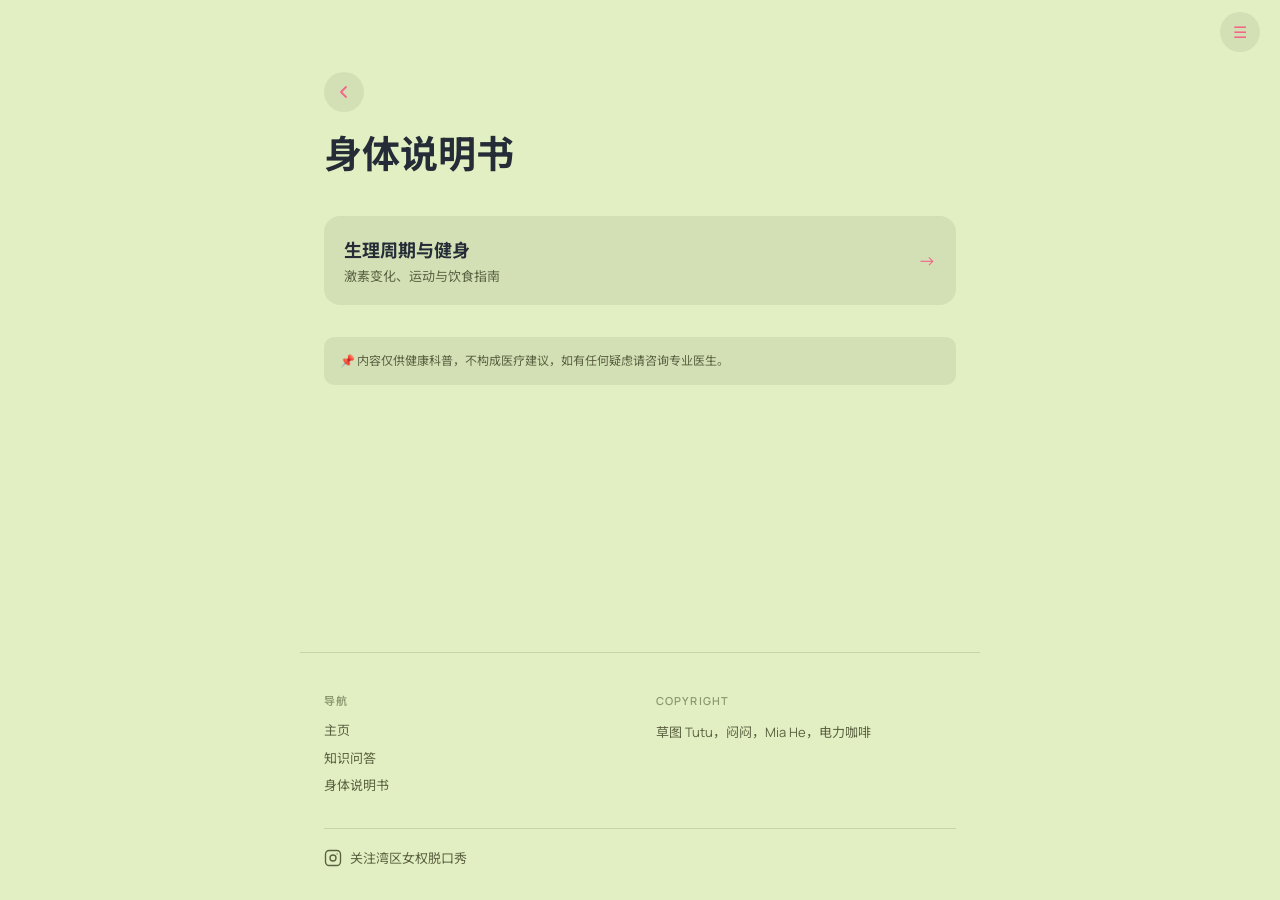
<file: handbook.html>
<!DOCTYPE html>
<html lang="zh">
<head>
<meta charset="UTF-8">
<meta name="viewport" content="width=device-width, initial-scale=1.0, viewport-fit=cover">
<title>身体说明书 · Body Guide</title>
<link rel="stylesheet" href="shared.css">

<script>
  !function(t,e){var o,n,p,r;e.__SV||(window.posthog && window.posthog.__loaded)||(window.posthog=e,e._i=[],e.init=function(i,s,a){function g(t,e){var o=e.split(".");2==o.length&&(t=t[o[0]],e=o[1]),t[e]=function(){t.push([e].concat(Array.prototype.slice.call(arguments,0)))}}(p=t.createElement("script")).type="text/javascript",p.crossOrigin="anonymous",p.async=!0,p.src=s.api_host.replace(".i.posthog.com","-assets.i.posthog.com")+"/static/array.js",(r=t.getElementsByTagName("script")[0]).parentNode.insertBefore(p,r);var u=e;for(void 0!==a?u=e[a]=[]:a="posthog",u.people=u.people||[],u.toString=function(t){var e="posthog";return"posthog"!==a&&(e+="."+a),t||(e+=" (stub)"),e},u.people.toString=function(){return u.toString(1)+".people (stub)"},o="ci init Pi Ci ft Oi Fi ki capture calculateEventProperties Ui register register_once register_for_session unregister unregister_for_session Bi getFeatureFlag getFeatureFlagPayload getFeatureFlagResult isFeatureEnabled reloadFeatureFlags updateFlags updateEarlyAccessFeatureEnrollment getEarlyAccessFeatures on onFeatureFlags onSurveysLoaded onSessionId getSurveys getActiveMatchingSurveys renderSurvey displaySurvey cancelPendingSurvey canRenderSurvey canRenderSurveyAsync identify setPersonProperties group resetGroups setPersonPropertiesForFlags resetPersonPropertiesForFlags setGroupPropertiesForFlags resetGroupPropertiesForFlags reset get_distinct_id getGroups get_session_id get_session_replay_url alias set_config startSessionRecording stopSessionRecording sessionRecordingStarted captureException startExceptionAutocapture stopExceptionAutocapture loadToolbar get_property getSessionProperty ji Di createPersonProfile setInternalOrTestUser zi Ti Hi opt_in_capturing opt_out_capturing has_opted_in_capturing has_opted_out_capturing get_explicit_consent_status is_capturing clear_opt_in_out_capturing Ai debug bt Ni getPageViewId captureTraceFeedback captureTraceMetric Ei".split(" "),n=0;n<o.length;n++)g(u,o[n]);e._i.push([i,s,a])},e.__SV=1)}(document,window.posthog||[]);
  posthog.init('phc_cLEblleHETF6TEHaRLay1CWYFhWf2i3ykhrZlnJaztW', {
    api_host: 'https://us.i.posthog.com',
    defaults: '2026-01-30',
    person_profiles: 'identified_only',
  });
</script>
</head>
<body>

<!-- ── GLOBAL NAV ── -->
<div class="nav-overlay" id="nav-overlay" onclick="closeNav()"></div>

<nav class="global-nav">
  <button class="nav-hamburger" onclick="openNav()" aria-label="Menu">☰</button>
</nav>

<div class="nav-drawer" id="nav-drawer">
  <div class="nav-drawer-header">
    <span class="nav-drawer-title" id="nav-drawer-title">了解你的身体</span>
    <button class="nav-close" onclick="closeNav()">✕</button>
  </div>
  <div class="nav-body">
    <div class="nav-columns">
      <!-- Col 1: 其他 -->
      <div class="nav-col">
        <div class="nav-col-items">
          <button class="nav-item" id="nav-col-home" onclick="window.location.href='index.html'">主页</button>
        </div>
      </div>
      <!-- Col 2: 知识问答 -->
      <div class="nav-col">
        <button class="nav-col-title-btn" id="nav-col-quiz-title" onclick="window.location.href='quiz.html'">知识问答</button>
        <div class="nav-col-items">
          <button class="nav-item sub" id="nav-sub-1" onclick="window.location.href='quiz.html'">生理周期与激素</button>
          <button class="nav-item sub" id="nav-sub-2" onclick="window.location.href='quiz.html'">生理周期与健身</button>
          <button class="nav-item sub" id="nav-sub-3" onclick="window.location.href='quiz.html'">避孕科学</button>
          <button class="nav-item sub" id="nav-sub-4" onclick="window.location.href='quiz.html'">妇科健康与检查</button>
          <button class="nav-item sub" id="nav-sub-5" onclick="window.location.href='quiz.html'">生育、产后与更年期</button>
          <button class="nav-item sub" id="nav-sub-6" onclick="window.location.href='quiz.html'">身体构造与常识辟谣</button>
          <button class="nav-item sub" id="nav-sub-7" onclick="window.location.href='quiz.html'">心理健康、性健康与常识</button>
        </div>
      </div>
      <!-- Col 3: 身体说明书 -->
      <div class="nav-col">
        <button class="nav-col-title-btn" id="nav-col-handbook-title" onclick="window.location.href='handbook.html'">身体说明书</button>
        <div class="nav-col-items">
          <a class="nav-item sub" id="nav-col-cycle-fitness" href="cycle-fitness.html" onclick="closeNav()">生理周期与健身</a>
        </div>
      </div>
    </div>
  </div>
  <div class="nav-footer">
    <div class="nav-lang-row">
      <span id="nav-lang-label" style="font-size:13px;color:#6B6070">语言</span>
      <button class="nav-lang-btn active" id="nav-lang-zh" onclick="setLang('zh');updateNavLang()">中文</button>
      <button class="nav-lang-btn" id="nav-lang-en" onclick="setLang('en');updateNavLang()">EN</button>
    </div>
  </div>
</div>

<div class="screen active" id="handbook">
  <div class="screen-wrap">
    <button class="back-btn" onclick="window.location.href='index.html'" style="margin-bottom:20px">
      <svg width="18" height="18" viewBox="0 0 18 18" fill="none"><path d="M11 4L6 9L11 14" stroke="currentColor" stroke-width="1.8" stroke-linecap="round" stroke-linejoin="round"/></svg>
    </button>
    <div class="home-header">
      <h1 class="home-title" id="handbook-title">身体说明书</h1>
    </div>
    <div class="section-list" id="handbook-list"></div>
    <div class="home-disclaimer" id="handbook-disclaimer">📌 内容仅供健康科普，不构成医疗建议，如有任何疑虑请咨询专业医生。</div>
  </div>
</div>

<script>

let lang = localStorage.getItem('lang') || 'zh';
const handbookItems = [
  { zh: { title: '生理周期与健身', sub: '激素变化、运动与饮食指南' }, en: { title: 'Cycle & Fitness', sub: 'Hormones, training & nutrition' }, url: 'cycle-fitness.html' },
];
function setLang(l) {
  lang = l; localStorage.setItem('lang', l);
  ['nav-lang-zh','nav-lang-en'].forEach(id => { const el = document.getElementById(id); if (el) el.classList.toggle('active', id.endsWith(l)); });
  render();
}
function render() {
  const zh = lang === 'zh';
  const set = (id, val) => { const el = document.getElementById(id); if (el) el.textContent = val; };
  set('handbook-title', zh ? '身体说明书' : 'Body Guide');
  set('handbook-disclaimer', zh ? '📌 内容仅供健康科普，不构成医疗建议，如有任何疑虑请咨询专业医生。' : '📌 For educational purposes only. Not medical advice.');
  set('nav-drawer-title', zh ? '了解你的身体' : 'Know Your Body');
  set('nav-col-home', zh ? '主页' : 'Home');
  set('nav-col-quiz-title', zh ? '知识问答' : 'Quiz');
  set('nav-col-handbook-title', zh ? '身体说明书' : 'Body Guide');
  set('nav-lang-label', zh ? '语言' : 'Language');
  set('nav-col-cycle-title', zh ? '生理周期与健身' : 'Cycle & Fitness');
  ['nav-sub-1','nav-sub-2','nav-sub-3','nav-sub-4','nav-sub-5','nav-sub-6','nav-sub-7','nav-sub-8'].forEach((id, i) => {
    const el = document.getElementById(id); if (!el) return;
    const zl = ['生理周期与激素','生理周期与健身','避孕科学','妇科检查与疫苗','乳腺健康','生育、产后与更年期','身体构造与常识辟谣','心理健康、性健康与常识'];
    const en = ['Cycle & Hormones','Cycle & Fitness','Contraception','Gynaecological Screening','Breast Health','Fertility & Menopause','Body Anatomy & Myths','Mental & Sexual Health'];
    el.textContent = zh ? zl[i] : en[i];
  });

  // Nav quiz subtopics
  const zhSubs = ['生理周期与激素','生理周期与健身','避孕科学','妇科检查与疫苗','乳腺健康','生育、产后与更年期','身体构造与常识辟谣','心理健康、性健康与常识'];
  const enSubs = ['Cycle & Hormones','Cycle & Fitness','Contraception','Gynaecological Screening','Breast Health','Fertility & Menopause','Body Anatomy & Myths','Mental & Sexual Health'];
  ['nav-sub-1','nav-sub-2','nav-sub-3','nav-sub-4','nav-sub-5','nav-sub-6','nav-sub-7','nav-sub-8'].forEach((id,i) => {
    const el = document.getElementById(id); if (el) el.textContent = zh ? zhSubs[i] : enSubs[i];
  });
  const cycleEl = document.getElementById('nav-col-cycle-fitness');
  if (cycleEl) cycleEl.textContent = zh ? '生理周期与健身' : 'Cycle & Fitness';
  set('footer-nav-label', zh ? '导航' : 'Navigation');
  set('footer-link-home', zh ? '主页' : 'Home');
  set('footer-link-quiz', zh ? '知识问答' : 'Quiz');
  set('footer-link-handbook', zh ? '身体说明书' : 'Body Guide');
  set('footer-ig-text', zh ? '关注湾区女权脱口秀' : 'Follow Wannv Standup');
  const list = document.getElementById('handbook-list');
  if (list) list.innerHTML = handbookItems.map(item =>
    `<button class="section-card" onclick="window.location.href='${item.url}'">
      <div class="section-card-inner">
        <div class="section-title">${item[lang].title}</div>
        <div class="section-meta">${item[lang].sub}</div>
      </div>
      <span class="section-arrow">→</span>
    </button>`
  ).join('');
}
function updateNavLang() {
  ['nav-lang-zh','nav-lang-en'].forEach(id => {
    const el = document.getElementById(id);
    if (el) el.classList.toggle('active', id.endsWith(lang));
  });
}
function openNav() { document.getElementById('nav-drawer').classList.add('open'); document.getElementById('nav-overlay').classList.add('open'); document.body.style.overflow='hidden'; }
function closeNav() { document.getElementById('nav-drawer').classList.remove('open'); document.getElementById('nav-overlay').classList.remove('open'); document.body.style.overflow=''; }
setTimeout(() => { updateNavLang(); render(); }, 0);

</script>

<footer class="site-footer">
<div class="site-footer-inner">
  <div class="site-footer-grid">
    <div>
      <div class="footer-col-label" id="footer-nav-label">导航</div>
      <div class="footer-nav-links">
        <a class="footer-nav-link" href="index.html" id="footer-link-home">主页</a>
        <a class="footer-nav-link" href="quiz.html" id="footer-link-quiz">知识问答</a>
        <a class="footer-nav-link" href="handbook.html" id="footer-link-handbook">身体说明书</a>
      </div>
    </div>
    <div>
      <div class="footer-col-label">Copyright</div>
      <div class="footer-credits">草图 Tutu，闷闷，Mia He，电力咖啡</div>
    </div>
  </div>
  <div class="footer-bottom">
    <a class="footer-ig-link" href="https://www.instagram.com/wannvstandup?igsh=NTc4MTIwNjQ2YQ==" target="_blank" rel="noopener">
      <svg class="footer-ig-icon" viewBox="0 0 24 24" fill="none" stroke="currentColor" stroke-width="1.8" stroke-linecap="round" stroke-linejoin="round"><rect x="2" y="2" width="20" height="20" rx="5" ry="5"/><circle cx="12" cy="12" r="4"/><circle cx="17.5" cy="6.5" r="0.8" fill="currentColor" stroke="none"/></svg>
      <span id="footer-ig-text">关注湾区女权脱口秀</span>
    </a>
  </div>
</div>
</footer>


</body>
</html>
</file>
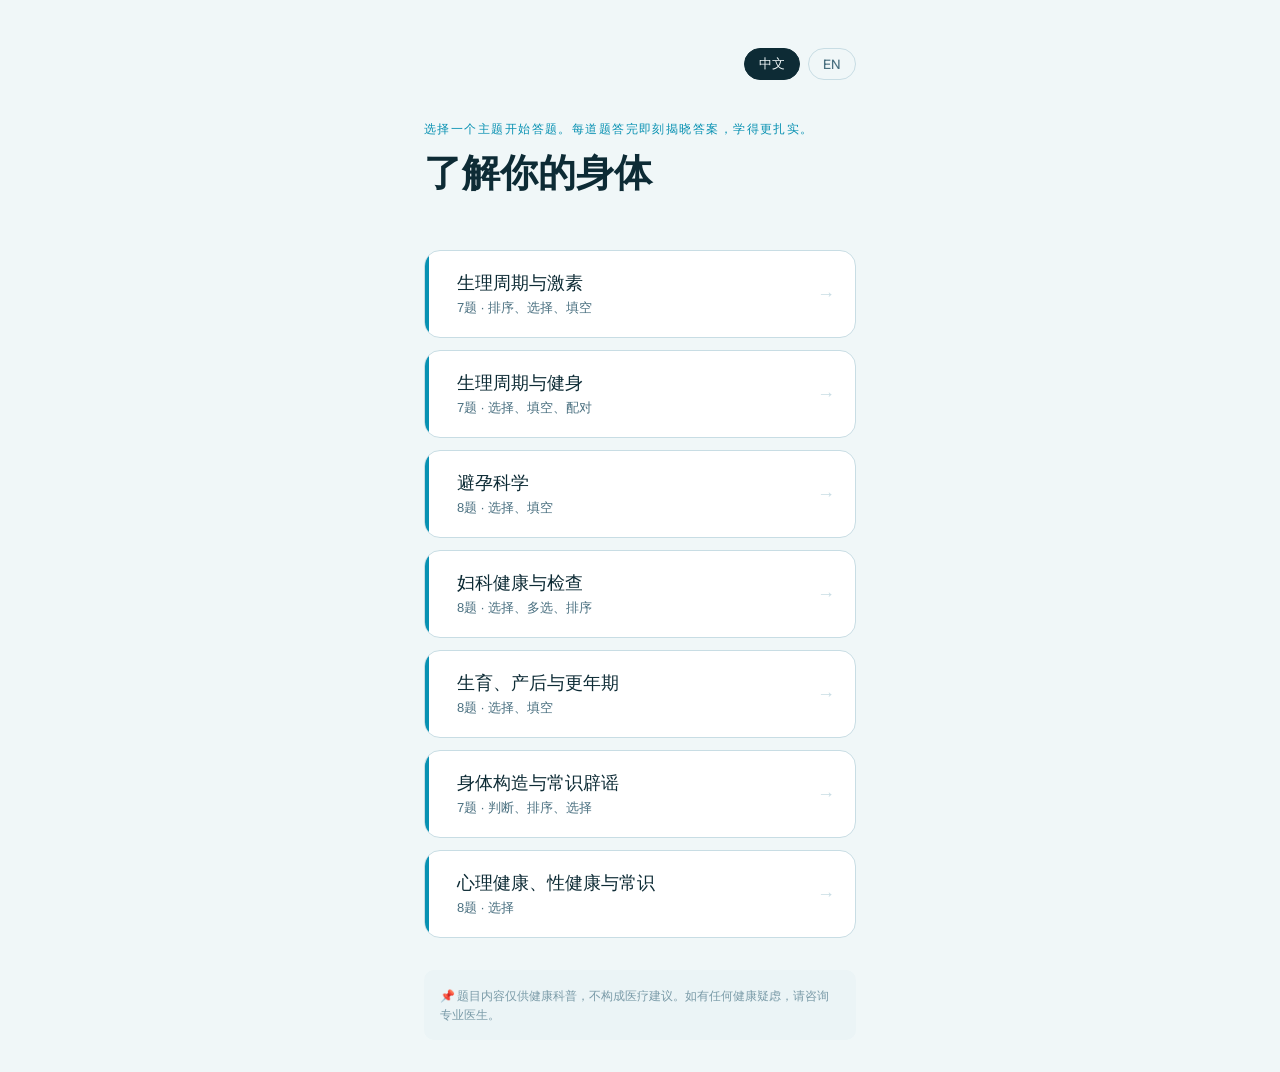
<file: index_1.html>
<!DOCTYPE html>
<html lang="zh">
<head>
<meta charset="UTF-8">
<meta name="viewport" content="width=device-width, initial-scale=1.0, maximum-scale=1.0">
<title>女性健康问答 · Women's Health Quiz</title>
<link rel="preconnect" href="https://fonts.googleapis.com">
<link href="https://fonts.googleapis.com/css2?family=IBM+Plex+Serif:ital,wght@0,400;0,600;1,400&family=Instrument+Sans:wght@400;500;600&display=swap" rel="stylesheet">
<style>
  :root {
    --bg: #F0F7F8;
    --surface: #FFFFFF;
    --text: #0D2B35;
    --text-muted: #4A7080;
    --text-light: #7A9BA8;
    --border: #C8DDE4;
    --accent: #0891B2;
    --accent-light: #E0F4F8;
    --correct: #16A34A;
    --correct-light: #DCFCE7;
    --wrong: #C62828;
    --wrong-light: #FFEBEE;
    --neutral-fill: #EBF4F6;
    --radius: 16px;
    --radius-sm: 10px;
  }

  * { box-sizing: border-box; margin: 0; padding: 0; -webkit-tap-highlight-color: transparent; }

  body {
    font-family: 'Instrument Sans', sans-serif;
    background: var(--bg);
    color: var(--text);
    min-height: 100vh;
    font-size: 16px;
    line-height: 1.5;
  }

  /* ── SCREENS ── */
  .screen { display: none; min-height: 100vh; }
  .screen.active { display: flex; flex-direction: column; }

  /* ── HOME ── */
  #home {
    padding: 48px 24px 32px;
    max-width: 480px;
    margin: 0 auto;
    width: 100%;
  }

  .lang-toggle {
    display: flex;
    gap: 8px;
    justify-content: flex-end;
    margin-bottom: 40px;
  }
  .lang-btn {
    font-family: 'Instrument Sans', sans-serif;
    font-size: 13px;
    font-weight: 500;
    padding: 6px 14px;
    border-radius: 20px;
    border: 1.5px solid var(--border);
    background: transparent;
    color: var(--text-muted);
    cursor: pointer;
    transition: all 0.2s;
  }
  .lang-btn.active {
    border-color: var(--text);
    color: var(--text);
    background: var(--text);
    color: var(--bg);
  }

  .home-header { margin-bottom: 40px; }
  .home-eyebrow {
    font-size: 12px;
    font-weight: 500;
    letter-spacing: 0.12em;
    text-transform: uppercase;
    color: var(--accent);
    margin-bottom: 12px;
  }
  .home-title {
    font-family: 'IBM Plex Serif', serif;
    font-size: 38px;
    line-height: 1.15;
    color: var(--text);
    margin-bottom: 16px;
  }
  .home-subtitle {
    font-size: 15px;
    color: var(--text-muted);
    line-height: 1.6;
  }

  .section-list { display: flex; flex-direction: column; gap: 12px; margin-bottom: 32px; }

  .section-card {
    background: var(--surface);
    border: 1.5px solid var(--border);
    border-radius: var(--radius);
    padding: 20px;
    cursor: pointer;
    transition: all 0.2s;
    text-align: left;
    width: 100%;
    position: relative;
    overflow: hidden;
  }
  .section-card::before {
    content: '';
    position: absolute;
    left: 0; top: 0; bottom: 0;
    width: 4px;
    background: var(--accent);
    border-radius: 4px 0 0 4px;
  }
  .section-card:active { transform: scale(0.98); }

  .section-card-inner { padding-left: 12px; }
  .section-tag {
    font-size: 11px;
    font-weight: 500;
    letter-spacing: 0.08em;
    text-transform: uppercase;
    color: var(--accent);
    margin-bottom: 6px;
  }
  .section-title {
    font-family: 'IBM Plex Serif', serif;
    font-size: 18px;
    color: var(--text);
    margin-bottom: 4px;
  }
  .section-meta {
    font-size: 13px;
    color: var(--text-muted);
  }
  .section-arrow {
    position: absolute;
    right: 20px;
    top: 50%;
    transform: translateY(-50%);
    font-size: 18px;
    color: var(--border);
  }

  .home-disclaimer {
    font-size: 12px;
    color: var(--text-light);
    line-height: 1.6;
    padding: 16px;
    background: var(--neutral-fill);
    border-radius: var(--radius-sm);
  }

  /* ── QUIZ SCREEN ── */
  #quiz { background: var(--bg); }

  .quiz-header {
    padding: 16px 20px 0;
    max-width: 480px;
    margin: 0 auto;
    width: 100%;
  }

  .quiz-nav {
    display: flex;
    align-items: center;
    gap: 12px;
    margin-bottom: 16px;
  }
  .back-btn {
    width: 36px; height: 36px;
    border-radius: 50%;
    border: 1.5px solid var(--border);
    background: var(--surface);
    cursor: pointer;
    display: flex; align-items: center; justify-content: center;
    font-size: 16px;
    color: var(--text);
    flex-shrink: 0;
    transition: all 0.2s;
  }
  .back-btn:active { transform: scale(0.94); }

  .progress-wrap { flex: 1; }
  .progress-bar {
    height: 4px;
    background: var(--border);
    border-radius: 2px;
    overflow: hidden;
    margin-bottom: 6px;
  }
  .progress-fill {
    height: 100%;
    background: var(--accent);
    border-radius: 2px;
    transition: width 0.4s ease;
  }
  .progress-text {
    font-size: 12px;
    color: var(--text-muted);
  }

  .section-label {
    font-size: 11px;
    font-weight: 500;
    letter-spacing: 0.1em;
    text-transform: uppercase;
    color: var(--accent);
    margin-bottom: 20px;
  }

  /* ── QUESTION ── */
  .question-wrap {
    padding: 0 20px;
    max-width: 480px;
    margin: 0 auto;
    width: 100%;
    flex: 1;
    padding-bottom: 120px;
  }

  .q-difficulty {
    display: inline-block;
    font-size: 11px;
    font-weight: 500;
    letter-spacing: 0.06em;
    text-transform: uppercase;
    padding: 4px 10px;
    border-radius: 20px;
    margin-bottom: 14px;
  }
  .diff-easy { background: #E8F5E9; color: #2E7D32; }
  .diff-medium { background: #FFF3E0; color: #E65100; }
  .diff-hard { background: #FFEBEE; color: #C62828; }

  .q-type-badge {
    display: inline-block;
    font-size: 11px;
    color: var(--text-muted);
    background: var(--neutral-fill);
    padding: 3px 8px;
    border-radius: 6px;
    margin-left: 6px;
    font-weight: 400;
  }
  .q-type-badge.multi { background: #E3F2FD; color: #1565C0; }

  .q-text {
    font-family: 'IBM Plex Serif', serif;
    font-size: 22px;
    line-height: 1.4;
    color: var(--text);
    margin-bottom: 28px;
  }
  .q-text .highlight-error {
    color: var(--wrong);
    font-style: italic;
  }

  /* ── OPTIONS ── */
  .options { display: flex; flex-direction: column; gap: 10px; margin-bottom: 16px; }

  .option {
    background: var(--surface);
    border: 1.5px solid var(--border);
    border-radius: var(--radius-sm);
    padding: 16px 18px;
    cursor: pointer;
    display: flex;
    align-items: flex-start;
    gap: 14px;
    transition: all 0.15s;
    text-align: left;
    width: 100%;
    position: relative;
  }
  .option:active { transform: scale(0.985); }
  .option.selected {
    border-color: var(--accent);
    background: var(--accent-light);
  }
  .option.correct {
    border-color: var(--correct);
    background: var(--correct-light);
  }
  .option.wrong {
    border-color: var(--wrong);
    background: var(--wrong-light);
  }
  .option.dimmed { opacity: 0.45; }
  .option.disabled { pointer-events: none; }

  .option-letter {
    width: 26px; height: 26px;
    border-radius: 50%;
    border: 1.5px solid var(--border);
    display: flex; align-items: center; justify-content: center;
    font-size: 12px;
    font-weight: 500;
    color: var(--text-muted);
    flex-shrink: 0;
    transition: all 0.15s;
  }
  .option.selected .option-letter { border-color: var(--accent); color: var(--accent); background: white; }
  .option.correct .option-letter { border-color: var(--correct); color: var(--correct); background: white; }
  .option.wrong .option-letter { border-color: var(--wrong); color: var(--wrong); background: white; }

  .option-text { font-size: 15px; color: var(--text); line-height: 1.5; padding-top: 2px; }

  /* ── TRUE/FALSE ── */
  .tf-options { display: grid; grid-template-columns: 1fr 1fr; gap: 12px; }
  .tf-btn {
    background: var(--surface);
    border: 1.5px solid var(--border);
    border-radius: var(--radius);
    padding: 24px 12px;
    cursor: pointer;
    text-align: center;
    font-family: 'IBM Plex Serif', serif;
    font-size: 22px;
    color: var(--text);
    transition: all 0.15s;
  }
  .tf-btn:active { transform: scale(0.96); }
  .tf-btn.correct { border-color: var(--correct); background: var(--correct-light); color: var(--correct); }
  .tf-btn.wrong { border-color: var(--wrong); background: var(--wrong-light); color: var(--wrong); }
  .tf-btn.dimmed { opacity: 0.4; }
  .tf-btn.disabled { pointer-events: none; }

  /* ── ORDERING ── */
  .order-items { display: flex; flex-direction: column; gap: 8px; margin-bottom: 16px; }
  .order-item {
    background: var(--surface);
    border: 1.5px solid var(--border);
    border-radius: var(--radius-sm);
    padding: 14px 16px;
    cursor: pointer;
    display: flex;
    align-items: center;
    gap: 12px;
    transition: all 0.15s;
  }
  .order-item:active { transform: scale(0.985); }
  .order-item.used { opacity: 0.35; pointer-events: none; }
  .order-item.correct-item { border-color: var(--correct); background: var(--correct-light); }
  .order-item.wrong-item { border-color: var(--wrong); background: var(--wrong-light); }

  .order-badge {
    width: 26px; height: 26px;
    border-radius: 50%;
    border: 1.5px solid var(--border);
    display: flex; align-items: center; justify-content: center;
    font-size: 12px; font-weight: 500;
    color: var(--text-muted);
    flex-shrink: 0;
  }
  .order-item.used .order-badge,
  .order-item.correct-item .order-badge { border-color: var(--correct); color: var(--correct); }
  .order-item.wrong-item .order-badge { border-color: var(--wrong); color: var(--wrong); }

  .inline-blank {
    display: inline-block;
    min-width: 72px;
    height: 32px;
    line-height: 32px;
    border-bottom: 2.5px solid var(--accent);
    padding: 0 6px;
    text-align: center;
    font-family: 'Instrument Sans', sans-serif;
    font-size: 17px;
    font-weight: 500;
    color: var(--accent);
    cursor: pointer;
    vertical-align: middle;
    transition: all 0.2s;
    border-radius: 4px 4px 0 0;
    margin: 0 2px;
  }
  .inline-blank.empty { color: var(--text-light); font-weight: 400; font-size: 13px; letter-spacing: 0.04em; }
  .inline-blank.filled { background: var(--accent-light); }
  .inline-blank.correct-blank { border-bottom-color: var(--correct); background: var(--correct-light); color: var(--correct); }
  .inline-blank.wrong-blank { border-bottom-color: var(--wrong); background: var(--wrong-light); color: var(--wrong); }

  /* fill inline blank — mirrors input value in question text */
  .fill-inline-blank {
    display: inline-block;
    min-width: 60px;
    border-bottom: 2px solid var(--accent);
    padding: 0 4px 1px;
    color: var(--accent);
    font-family: 'Instrument Sans', sans-serif;
    font-size: 18px;
    font-weight: 500;
    vertical-align: baseline;
    transition: min-width 0.15s;
    margin: 0 2px;
  }
  .fill-inline-blank.has-value { background: var(--accent-light); border-radius: 3px 3px 0 0; }
  .fill-inline-blank.correct-fill-inline { border-bottom-color: var(--correct); background: var(--correct-light); color: var(--correct); }
  .fill-inline-blank.wrong-fill-inline { border-bottom-color: var(--wrong); background: var(--wrong-light); color: var(--wrong); }

  /* ── MATCHING ── */
  .match-rows { display: flex; flex-direction: column; gap: 8px; margin-bottom: 16px; }
  .match-row {
    display: grid;
    grid-template-columns: 1fr 1fr;
    gap: 8px;
    align-items: stretch;
  }
  .match-left-label {
    background: var(--neutral-fill);
    border: 1.5px solid var(--border);
    border-radius: var(--radius-sm);
    padding: 12px 14px;
    font-size: 14px;
    line-height: 1.4;
    color: var(--text);
  }
  .match-right-slot {
    border: 1.5px dashed var(--border);
    border-radius: var(--radius-sm);
    padding: 12px 14px;
    font-size: 14px;
    line-height: 1.4;
    color: var(--text-light);
    cursor: pointer;
    transition: all 0.15s;
    min-height: 48px;
    display: flex; align-items: center;
    background: transparent;
  }
  .match-right-slot.filled {
    border-style: solid;
    border-color: var(--accent);
    background: var(--accent-light);
    color: var(--text);
    font-weight: 500;
  }
  .match-right-slot.correct-slot { border-color: var(--correct); background: var(--correct-light); color: var(--correct); }
  .match-right-slot.wrong-slot { border-color: var(--wrong); background: var(--wrong-light); color: var(--wrong); }

  .match-chips { display: flex; flex-wrap: wrap; gap: 8px; margin-bottom: 16px; }
  .match-chip {
    background: var(--surface);
    border: 1.5px solid var(--border);
    border-radius: 20px;
    padding: 8px 16px;
    font-size: 13px;
    cursor: pointer;
    transition: all 0.15s;
    color: var(--text);
    -webkit-user-select: none; user-select: none;
  }
  .match-chip:active { transform: scale(0.95); }
  .match-chip.used { opacity: 0.3; pointer-events: none; }
  .match-chip.dragging { opacity: 0.5; transform: scale(1.05); }
  .match-row.drag-over .match-right-slot { border-color: var(--accent); background: var(--accent-light); }

  /* ── FILL IN ── */
  .fill-container { margin-bottom: 16px; }
  .fill-text {
    font-size: 16px;
    line-height: 2;
    color: var(--text);
    margin-bottom: 20px;
  }
  .fill-slot {
    display: inline-block;
    min-width: 80px;
    border-bottom: 2px solid var(--accent);
    padding: 0 4px;
    text-align: center;
    font-weight: 500;
    color: var(--accent);
  }
  .fill-inputs { display: flex; flex-direction: column; gap: 12px; }
  .fill-input-wrap {
    display: flex;
    align-items: center;
    gap: 10px;
    background: var(--surface);
    border: 1.5px solid var(--border);
    border-radius: var(--radius-sm);
    padding: 12px 14px;
    transition: border-color 0.2s;
  }
  .fill-input-wrap:focus-within { border-color: var(--accent); }
  .fill-input-wrap.correct-fill { border-color: var(--correct); background: var(--correct-light); }
  .fill-input-wrap.wrong-fill { border-color: var(--wrong); background: var(--wrong-light); }
  .fill-input-label { font-size: 12px; color: var(--text-muted); font-weight: 500; flex-shrink: 0; }
  .fill-input {
    flex: 1;
    border: none;
    background: transparent;
    font-family: 'Instrument Sans', sans-serif;
    font-size: 15px;
    color: var(--text);
    outline: none;
  }
  .fill-input:disabled { color: var(--text-muted); }
  .mic-btn {
    width: 30px; height: 30px;
    border-radius: 50%;
    border: 1.5px solid var(--border);
    background: transparent;
    cursor: pointer;
    display: flex; align-items: center; justify-content: center;
    font-size: 14px;
    color: var(--text-muted);
    flex-shrink: 0;
    transition: all 0.2s;
  }
  .mic-btn.listening { border-color: var(--accent); background: var(--accent-light); color: var(--accent); }

  /* ── FEEDBACK ── */
  .feedback-bar {
    position: fixed;
    left: 0; right: 0; bottom: 0;
    background: var(--surface);
    border-top: 1.5px solid var(--border);
    padding: 16px 20px 24px;
    max-width: 480px;
    margin: 0 auto;
    transform: translateY(100%);
    transition: transform 0.3s cubic-bezier(0.34, 1.56, 0.64, 1);
    z-index: 100;
    left: 50%;
    transform: translateX(-50%) translateY(100%);
    width: 100%;
  }
  .feedback-bar.visible {
    transform: translateX(-50%) translateY(0);
  }
  .feedback-bar.correct-bar { border-top-color: var(--correct); }
  .feedback-bar.wrong-bar { border-top-color: var(--wrong); }

  .feedback-result {
    display: flex; align-items: center; gap: 10px;
    margin-bottom: 10px;
  }
  .feedback-icon { font-size: 20px; }
  .feedback-label { font-weight: 500; font-size: 15px; }
  .feedback-label.correct-label { color: var(--correct); }
  .feedback-label.wrong-label { color: var(--wrong); }

  .feedback-explanation {
    font-size: 14px;
    color: var(--text-muted);
    line-height: 1.6;
    margin-bottom: 16px;
    padding: 12px 14px;
    background: var(--neutral-fill);
    border-radius: var(--radius-sm);
  }

  .next-btn {
    width: 100%;
    background: var(--text);
    color: var(--bg);
    border: none;
    border-radius: var(--radius-sm);
    padding: 16px;
    font-family: 'Instrument Sans', sans-serif;
    font-size: 15px;
    font-weight: 500;
    cursor: pointer;
    transition: all 0.2s;
  }
  .next-btn:active { transform: scale(0.98); opacity: 0.9; }

  /* ── CONFIRM BTN (multi-select) ── */
  .confirm-bar {
    position: fixed;
    left: 50%; bottom: 0;
    transform: translateX(-50%) translateY(100%);
    width: 100%;
    max-width: 480px;
    padding: 16px 20px 24px;
    background: var(--surface);
    border-top: 1.5px solid var(--border);
    z-index: 99;
    transition: transform 0.3s cubic-bezier(0.34, 1.56, 0.64, 1);
  }
  .confirm-bar.visible { transform: translateX(-50%) translateY(0); }
  .confirm-btn {
    width: 100%;
    background: var(--accent);
    color: white;
    border: none;
    border-radius: var(--radius-sm);
    padding: 16px;
    font-family: 'Instrument Sans', sans-serif;
    font-size: 15px;
    font-weight: 500;
    cursor: pointer;
    transition: all 0.2s;
  }
  .confirm-btn:disabled { background: var(--border); color: var(--text-muted); cursor: default; }
  .confirm-btn:not(:disabled):active { transform: scale(0.98); }

  /* ── SUBMIT BTN (fill in / ordering / matching) ── */
  .submit-btn {
    width: 100%;
    background: var(--accent);
    color: white;
    border: none;
    border-radius: var(--radius-sm);
    padding: 16px;
    font-family: 'Instrument Sans', sans-serif;
    font-size: 15px;
    font-weight: 500;
    cursor: pointer;
    margin-top: 8px;
    transition: all 0.2s;
  }
  .submit-btn:disabled { background: var(--border); color: var(--text-muted); cursor: default; }
  .submit-btn:not(:disabled):active { transform: scale(0.98); }

  /* ── RESULTS ── */
  #results {
    padding: 48px 24px 40px;
    max-width: 480px;
    margin: 0 auto;
    width: 100%;
    align-items: center;
    text-align: center;
  }
  .results-icon { font-size: 56px; margin-bottom: 20px; }
  .results-title {
    font-family: 'IBM Plex Serif', serif;
    font-size: 32px;
    margin-bottom: 8px;
  }
  .results-subtitle { font-size: 15px; color: var(--text-muted); margin-bottom: 32px; }
  .score-display {
    font-family: 'IBM Plex Serif', serif;
    font-size: 72px;
    color: var(--accent);
    line-height: 1;
    margin-bottom: 8px;
  }
  .score-label { font-size: 14px; color: var(--text-muted); margin-bottom: 40px; }
  .results-actions { display: flex; flex-direction: column; gap: 12px; width: 100%; }
  .results-btn {
    width: 100%;
    padding: 16px;
    border-radius: var(--radius-sm);
    font-family: 'Instrument Sans', sans-serif;
    font-size: 15px;
    font-weight: 500;
    cursor: pointer;
    transition: all 0.2s;
    border: 1.5px solid var(--border);
    background: var(--surface);
    color: var(--text);
  }
  .results-btn.primary { background: var(--text); color: var(--bg); border-color: var(--text); }
  .results-btn:active { transform: scale(0.98); }

  /* ── ANIMATION ── */
  .fade-in {
    animation: fadeUp 0.35s ease forwards;
  }
  @keyframes fadeUp {
    from { opacity: 0; transform: translateY(12px); }
    to { opacity: 1; transform: translateY(0); }
  }
</style>
</head>
<body>

<!-- ══ HOME ══ -->
<div class="screen active" id="home">
  <div class="lang-toggle">
    <button class="lang-btn active" onclick="setLang('zh')">中文</button>
    <button class="lang-btn" onclick="setLang('en')">EN</button>
  </div>

  <div class="home-header">
    <div class="home-eyebrow" data-zh="女性健康知识问答" data-en="Women's Health Quiz"></div>
    <h1 class="home-title" data-zh="了解你的身体" data-en="Know Your Body"></h1>
    <p class="home-subtitle" data-zh="选择一个主题开始答题。每道题答完即刻揭晓答案，学得更扎实。" data-en="Choose a topic to begin. Each answer is revealed immediately — so you actually remember it."></p>
  </div>

  <div class="section-list" id="section-list"></div>

  <div class="home-disclaimer" data-zh="📌 题目内容仅供健康科普，不构成医疗建议。如有任何健康疑虑，请咨询专业医生。" data-en="📌 For educational purposes only. Not medical advice. Please consult a healthcare professional for any health concerns."></div>
</div>

<!-- ══ QUIZ ══ -->
<div class="screen" id="quiz">
  <div class="quiz-header">
    <div class="quiz-nav">
      <button class="back-btn" onclick="goHome()">←</button>
      <div class="progress-wrap">
        <div class="progress-bar"><div class="progress-fill" id="progress-fill"></div></div>
        <div class="progress-text" id="progress-text"></div>
      </div>
    </div>
    <div class="section-label" id="section-label"></div>
  </div>

  <div class="question-wrap" id="question-wrap"></div>

  <!-- Confirm bar (multi-select) -->
  <div class="confirm-bar" id="confirm-bar">
    <button class="confirm-btn" id="confirm-btn" disabled onclick="submitMulti()" data-zh="确认答案" data-en="Confirm"></button>
  </div>

  <!-- Feedback bar -->
  <div class="feedback-bar" id="feedback-bar">
    <div class="feedback-result">
      <span class="feedback-icon" id="feedback-icon"></span>
      <span class="feedback-label" id="feedback-label"></span>
    </div>
    <div class="feedback-correct" id="feedback-correct" style="display:none;font-size:13px;font-weight:500;margin-bottom:8px;padding:10px 12px;border-radius:8px;background:var(--correct-light);color:var(--correct)"></div>
    <div class="feedback-explanation" id="feedback-explanation"></div>
    <button class="self-mark-btn" id="self-mark-btn" style="display:none;width:100%;padding:12px;margin-bottom:8px;border-radius:10px;border:1.5px solid var(--correct);background:transparent;color:var(--correct);font-family:DM Sans,sans-serif;font-size:14px;font-weight:500;cursor:pointer;" onclick="selfMark()"></button>
    <button class="next-btn" id="next-btn" onclick="nextQuestion()"></button>
  </div>
</div>

<!-- ══ RESULTS ══ -->
<div class="screen" id="results">
  <div class="results-icon" id="results-icon"></div>
  <h2 class="results-title" id="results-title"></h2>
  <p class="results-subtitle" id="results-subtitle"></p>
  <div class="score-display" id="score-display"></div>
  <div class="score-label" id="score-label"></div>
  <div class="results-actions">
    <button class="results-btn primary" onclick="retrySection()" id="retry-btn"></button>
    <button class="results-btn" onclick="goHome()" id="home-btn"></button>
  </div>
</div>

<script>
// ══ DATA ══
const SECTIONS = [
  {
    id: 'menstrual',
    color: '#C2185B',
    zh: { tag: '主题一A', title: '生理周期与激素', subtitle: '7题 · 排序、选择、填空' },
    en: { tag: 'Topic 1A', title: 'Menstrual Cycle & Hormones', subtitle: '7 questions' },
    questions: [
      {
        type: 'order',
        difficulty: 'easy',
        zh: { q: '将以下三个阶段按月经周期顺序排列：月经期，___，___，___。', items: ['A. 黄体期', 'B. 排卵期', 'C. 卵泡期'], explanation: '月经期后雌激素开始上升进入卵泡期，排卵后黄体素主导进入黄体期，最终黄体萎缩、激素下降，触发下一次月经。' },
        en: { q: 'Arrange the following phases in the correct order after menstruation: ___, ___, ___', items: ['A. Luteal phase', 'B. Ovulation', 'C. Follicular phase'], explanation: 'After menstruation, estrogen rises entering the follicular phase. After ovulation, progesterone dominates the luteal phase until hormone levels drop and trigger the next period.' },
        answer: ['C', 'B', 'A']
      },
      {
        type: 'single',
        difficulty: 'easy',
        zh: { q: '以下哪项关于经血量的说法是正确的？', options: ['正常经血量每次约为5–80ml', '经血量超过200ml才需就医', '血块直径小于2cm均属异常', '月经流血天数超过5天就不正常'], explanation: '正常经血量为5–80ml，超过80ml即为月经过多；血块小于2.5cm通常属正常范围；正常经期为2–7天。' },
        en: { q: 'Which statement about menstrual blood volume is correct?', options: ['Normal volume per cycle is approximately 5–80ml', 'You only need medical attention if blood loss exceeds 200ml', 'Blood clots smaller than 2cm are abnormal', 'A period lasting more than 5 days is abnormal'], explanation: 'Normal menstrual volume is 5–80ml. Over 80ml is considered heavy bleeding. Clots smaller than 2.5cm are generally normal. A healthy period lasts 2–7 days.' },
        answer: 0
      },
      {
        type: 'single',
        difficulty: 'medium',
        zh: { q: '雌激素（Estrogen）在月经周期中主要在哪个阶段达到峰值？', options: ['月经期', '排卵前（卵泡期末）', '黄体期中段', '月经前两天'], explanation: '雌激素在排卵前达到第一个峰值，触发黄体生成素（LH）激增引发排卵；黄体期有第二个较小的峰值，之后随黄体萎缩迅速下降。' },
        en: { q: 'During which phase does estrogen reach its peak in the menstrual cycle?', options: ['Menstrual phase', 'Just before ovulation (late follicular)', 'Mid-luteal phase', 'Two days before menstruation'], explanation: 'Estrogen peaks just before ovulation, triggering an LH surge that causes ovulation. There is a smaller second peak in the luteal phase, followed by a rapid drop as the corpus luteum breaks down.' },
        answer: 1
      },
      {
        type: 'single',
        difficulty: 'medium',
        zh: { q: '经前综合征（PMS）最常见于哪个阶段？', options: ['卵泡期，雌激素下降', '排卵期，黄体生成素（LH）激增', '黄体期晚期，孕激素和雌激素同时下降', '月经期，前列腺素升高'], explanation: '黄体期末激素骤降，影响血清素等神经递质，引发情绪波动、腹胀、疲劳等PMS症状。' },
        en: { q: 'When does PMS (premenstrual syndrome) most commonly occur?', options: ['Follicular phase, as estrogen drops', 'Ovulation, during the LH surge', 'Late luteal phase, as both estrogen and progesterone drop', 'Menstrual phase, due to prostaglandins'], explanation: 'The sharp drop in hormones at the end of the luteal phase disrupts serotonin and other neurotransmitters, causing mood swings, bloating, and fatigue associated with PMS.' },
        answer: 2
      },
      {
        type: 'single',
        difficulty: 'medium',
        zh: { q: '黄体期（前到中期）特别想吃东西，背后的原因是？', options: ['纯粹是心理作用，与激素无关', '孕激素升高，基础代谢提升，能量需求增加', '雌激素下降抑制了饱腹感信号', '这是内分泌失调的信号，需要就医'], explanation: '黄体期基础代谢可升高约100–300大卡/天，食欲增加是正常生理信号。适当增加蛋白质和复合碳水摄入，比强行压制更有帮助。' },
        en: { q: 'Why do many people feel hungrier during the early-to-mid luteal phase?', options: ['It\'s purely psychological, unrelated to hormones', 'Progesterone raises basal metabolic rate, increasing energy needs', 'Falling estrogen suppresses satiety signals', 'It\'s a sign of hormonal imbalance requiring medical attention'], explanation: 'Basal metabolic rate can rise by 100–300 kcal/day during the luteal phase. Increased appetite is a normal physiological signal — eating more protein and complex carbs is more helpful than suppressing it.' },
        answer: 1
      },
      {
        type: 'single',
        difficulty: 'medium',
        zh: { q: '月经不调一定是激素紊乱吗？', options: ['对，月经不规律必然反映激素问题', '不对，压力、体重骤变、过度运动等非激素因素也可导致', '不对，月经不调只和饮食有关', '对，但只有雌激素紊乱才会导致月经不调'], explanation: '月经周期受下丘脑-垂体-卵巢轴调控，极度节食、高强度训练、慢性压力、体重骤变等都可能干扰这一轴，导致月经推迟或停经，并非都是激素本身出问题。' },
        en: { q: 'Does irregular menstruation always mean hormonal imbalance?', options: ['Yes — irregular periods always reflect a hormonal problem', 'No — stress, rapid weight change, and overexercising can also cause irregularity', 'No — irregular periods are only related to diet', 'Yes — but only estrogen imbalance causes irregular periods'], explanation: 'The menstrual cycle is regulated by the hypothalamic-pituitary-ovarian axis. Extreme dieting, intense training, chronic stress, and rapid weight changes can all disrupt this system — not all causes are hormonal.' },
        answer: 1
      },
      {
        type: 'fill',
        difficulty: 'hard',
        zh: {
          q: '当身体承受慢性压力时，___升高会干扰下丘脑分泌GnRH，导致排卵延迟；同样的机制也解释了为什么过度节食或___的人容易月经不规律。',
          blanks: ['第一空', '第二空'],
          explanation: '下丘脑对能量状态和压力信号都非常敏感。无论是心理压力还是身体压力（热量不足、过度训练），都会通过皮质醇抑制GnRH脉冲，打乱整条生殖轴。'
        },
        en: {
          q: 'Under chronic stress, elevated ___ disrupts hypothalamic GnRH secretion, delaying ovulation. The same mechanism explains why people who severely restrict food intake or ___ often experience irregular periods.',
          blanks: ['Blank 1', 'Blank 2'],
          explanation: 'The hypothalamus is highly sensitive to energy status and stress signals. Whether psychological or physical stress (calorie deficit, overtraining), cortisol suppresses GnRH pulses, disrupting the entire reproductive axis.'
        },
        answer: ['皮质醇 / cortisol / 压力激素 / stress hormone', '过度运动 / 运动过度 / overexercise / over-exercise / overtraining / 压力过大 / 慢性压力 / chronic stress / 过度训练']
      }
    ]
  },
  {
    id: 'fitness',
    color: '#2E7D32',
    zh: { tag: '主题一B', title: '生理周期与健身', subtitle: '7题 · 选择、填空、配对' },
    en: { tag: 'Topic 1B', title: 'Cycle & Fitness', subtitle: '7 questions' },
    questions: [
      {
        type: 'single', difficulty: 'easy',
        zh: { q: '经期可以运动吗？', options: ['不行，应该完全休息', '可以，激素低位时适合适度力量训练', '可以，是高强度训练的最佳时机', '不能运动，否则会增加总出血量'], explanation: '经期适度运动甚至能缓解痛经。运动时可能感觉流量变大，那是血液排出速度加快，总出血量不会增加。经期禁止运动是误解。' },
        en: { q: 'Can you exercise during your period?', options: ['No — you should rest completely', 'Yes — low hormone levels make moderate strength training a good fit', 'Yes — it\'s the best time for intense training', 'No — it will increase total blood loss'], explanation: 'Moderate exercise during your period can actually ease cramps. You may feel like your flow increases — that\'s blood exiting faster, not more total volume. "No exercise during periods" is a myth.' },
        answer: 1
      },
      {
        type: 'single', difficulty: 'easy',
        zh: { q: '为什么历史上运动科学研究长期缺乏女性数据？', options: ['女性运动表现不稳定，数据价值低', '激素周期被视为干扰变量，女性受试者常被排除', '女性参与研究的意愿普遍较低', '早期研究认为女性不需要专项指导'], explanation: '大量运动和营养研究以男性为主要受试者，女性长期依赖男性数据制定训练方案。直到近年来，针对女性的运动科学研究才逐渐增多。' },
        en: { q: 'Why has sports science historically lacked data on women?', options: ['Women\'s performance is too inconsistent to be useful', 'The hormonal cycle was seen as a confounding variable — women were often excluded', 'Women generally didn\'t want to participate in research', 'Early researchers thought women didn\'t need specific guidance'], explanation: 'Most exercise and nutrition research used male subjects, so women have long relied on male-derived data for training guidance. Research specifically on women has only grown significantly in recent years.' },
        answer: 1
      },
      {
        type: 'single', difficulty: 'medium',
        zh: { q: '月经周期哪个阶段最适合高强度训练？', options: ['经期', '卵泡期后段（排卵前）', '黄体期早期', '黄体期晚期'], explanation: '卵泡期雌激素持续升高，肌肉合成能力强、恢复快、情绪稳定，是力量训练效果最好的窗口。' },
        en: { q: 'Which phase is best for high-intensity training?', options: ['Menstrual phase', 'Late follicular phase (before ovulation)', 'Early luteal phase', 'Late luteal phase'], explanation: 'Rising estrogen during the follicular phase boosts muscle synthesis, speeds recovery, and stabilises mood — making it the best window for strength training.' },
        answer: 1
      },
      {
        type: 'single', difficulty: 'medium',
        zh: { q: '进入黄体期后，运动体感变差是因为？', options: ['意志力下降，与激素无关', '孕激素升高，体温升高、恢复更慢', '雌激素过低导致肌肉无力', '孕激素升高导致运动更容易受伤'], explanation: '黄体期孕激素主导，体温升高约0.3–0.5°C，心率偏快，主观感受更费劲。这是真实的生理变化，适合调低训练强度，增加恢复性训练。' },
        en: { q: 'Why does exercise feel harder in the luteal phase?', options: ['It\'s willpower — not hormonal', 'Progesterone raises body temperature and slows recovery', 'Low estrogen weakens muscles', 'Progesterone increases injury risk'], explanation: 'Progesterone dominates the luteal phase, raising core temperature ~0.3–0.5°C and increasing heart rate. This is a real physiological change — lower the intensity and prioritise recovery.' },
        answer: 1
      },
      {
        type: 'fill', difficulty: 'medium',
        zh: { q: '经期流失较多的矿物质是___，搭配富含维生素___的食物可促进吸收；补充___有助于缓解肌肉痉挛和经前情绪波动。', blanks: ['矿物质', '维生素', '第三空'], explanation: '铁流失影响运动耐力，镁参与肌肉放松和神经调节，对经前综合征（PMS）症状也有一定改善作用。' },
        en: { q: 'Menstruation causes significant loss of ___. Pairing iron-rich foods with vitamin ___ helps absorption. Supplementing ___ can ease muscle cramps and premenstrual mood changes.', blanks: ['Mineral', 'Vitamin', 'Third blank'], explanation: 'Iron loss affects endurance. Magnesium supports muscle relaxation and nerve regulation, and has shown some benefit for PMS symptoms.' },
        answer: ['铁 / iron', 'C / 维生素C', '镁 / magnesium']
      },
      {
        type: 'single', difficulty: 'medium',
        zh: { q: '训练后补充蛋白质，女性和男性有什么不同？', options: ['没有区别，越快越好', '女性应在训练后两小时再补充，男性则越快越好', '女性训练后蛋白质合成窗口更短，推荐在30分钟内补充', '女性不需要额外补充蛋白质，饮食均衡即可'], explanation: '研究显示女性训练后蛋白质合成窗口比男性更短，建议在30分钟内摄入。男性的窗口期相对更长，这是两者训练营养策略的关键差异之一。' },
        en: { q: 'How does post-workout protein timing differ for women vs men?', options: ['No difference — the sooner the better for everyone', 'Women should wait two hours; men should consume immediately', 'Women have a shorter anabolic window — aim for within 30 minutes', 'Women don\'t need extra protein if they eat a balanced diet'], explanation: 'Research shows women have a shorter post-exercise protein synthesis window than men. Aim to consume protein within 30 minutes. Men have a comparatively longer window — a key difference in training nutrition.' },
        answer: 2
      },
      {
        type: 'match', difficulty: 'hard',
        zh: {
          q: '根据月经周期四个阶段，将训练类型与最适合的阶段配对：',
          lefts: ['大重量力量训练', '低强度有氧 / 拉伸', '冲个人最佳成绩（PB）', '中等强度 + 注重恢复'],
          rights: ['排卵日前后', '黄体期早中段', '经期或黄体期晚期', '卵泡期后段'],
          explanation: '这是周期化训练（Cycle Syncing）的基本框架。个体差异大，核心是学会观察自己身体的信号。'
        },
        en: {
          q: 'Match each training type to the most suitable phase:',
          lefts: ['Heavy strength training', 'Low-intensity cardio / stretching', 'Go for a personal best (PB)', 'Moderate intensity + recovery focus'],
          rights: ['Around ovulation', 'Early–mid luteal phase', 'Menstrual or late luteal phase', 'Late follicular phase'],
          explanation: 'This is the basic framework of Cycle Syncing. Individual variation is significant — the key is learning to read your own body\'s signals.'
        },
        answer: [3, 2, 0, 1]
      }
    ]
  },
  {
    id: 'contraception',
    color: '#1565C0',
    zh: { tag: '主题三', title: '避孕科学', subtitle: '8题 · 选择、填空' },
    en: { tag: 'Topic 3', title: 'Contraception Science', subtitle: '8 questions' },
    questions: [
      {
        type: 'single', difficulty: 'easy',
        zh: { q: '紧急避孕药最迟应在无保护性行为后多少小时内服用？', options: ['24小时', '72小时', '120小时', '一周内均有效'], explanation: '常见紧急避孕药（如左炔诺孕酮）需在72小时内服用，越早效果越好。另有含乌利司他的紧急避孕药可延长至120小时，但需医生处方。' },
        en: { q: 'How soon must emergency contraception be taken after unprotected sex?', options: ['Within 24 hours', 'Within 72 hours', 'Within 120 hours', 'Any time within a week'], explanation: 'Common emergency contraceptives (e.g. levonorgestrel) must be taken within 72 hours — the sooner the better. Ulipristal acetate extends this to 120 hours but requires a prescription.' },
        answer: 1
      },
      {
        type: 'single', difficulty: 'easy',
        zh: { q: '短效避孕药和紧急避孕药最主要的区别是？', options: ['成分完全不同', '短效是日常预防，紧急是事后补救，剂量和机制不同', '紧急避孕药比短效更安全，可以长期替代', '两者效果相同，只是服用时间不同'], explanation: '短效避孕药每日服用，通过持续抑制排卵预防怀孕；紧急避孕药是高剂量激素，用于事后补救，不适合作为常规避孕手段，频繁使用会增加副作用风险。' },
        en: { q: 'What is the key difference between the pill and emergency contraception?', options: ['They have completely different ingredients', 'The pill is daily prevention; emergency contraception is after-the-fact — different dose and mechanism', 'Emergency contraception is safer and can replace the pill long-term', 'They work the same way — just taken at different times'], explanation: 'The combined pill is taken daily to continuously suppress ovulation. Emergency contraception is a high-dose hormone used as a backup — not suitable as routine contraception, as frequent use increases side effect risk.' },
        answer: 1
      },
      {
        type: 'single', difficulty: 'easy',
        zh: { q: '以下哪种避孕方式失败率最低？', options: ['避孕套', '短效避孕药', '含激素宫内节育器（IUD）', '安全期避孕法'], explanation: 'IUD放置后持续有效、不依赖每日操作，完美使用失败率约0.1–0.2%，是目前最可靠的可逆避孕方式之一。避孕套实际失败率可达13%，但是唯一同时预防性传播感染（STI）的方式。安全期法失败率高，不属于可靠的科学避孕手段。' },
        en: { q: 'Which contraceptive method has the lowest failure rate?', options: ['Condom', 'Combined oral contraceptive pill', 'Hormonal IUD', 'Fertility awareness / rhythm method'], explanation: 'The hormonal IUD works continuously without daily action — perfect-use failure rate is ~0.1–0.2%, making it one of the most reliable reversible options. Condoms have a real-world failure rate of up to 13%, but are the only method that also prevents STIs. The rhythm method has a high failure rate and is not considered reliably scientific.' },
        answer: 2
      },
      {
        type: 'single', difficulty: 'easy',
        zh: { q: '关于短效避孕药的副作用，以下哪项是误解？', options: ['初期可能有恶心、头痛', '吸烟者血栓风险更高', '情绪变化因人而异', '长期服用会导致不孕'], explanation: '大多数初期副作用3个月内会改善。情绪影响因人而异，有困扰可考虑换配方或换避孕方式。吸烟者及有偏头痛史者需特别注意血栓风险，用药前告知医生。' },
        en: { q: 'Which of the following is a misconception about the combined pill?', options: ['Initial side effects like nausea and headaches are possible', 'Smokers face a higher blood clot risk', 'Mood changes vary from person to person', 'Long-term use causes infertility'], explanation: 'Most early side effects resolve within 3 months. Mood effects vary — consider switching formulation or method if concerned. Smokers and those with migraine history should be aware of clot risk and inform their doctor.' },
        answer: 3
      },
      {
        type: 'single', difficulty: 'medium',
        zh: { q: '停服短效避孕药后，排卵功能多久恢复？', options: ['至少一年', '3–6个月', '通常1–3个月，部分人停药当月即恢复', '必须等一次正常月经后才会排卵'], explanation: '避孕药导致不孕是误解。停药后激素很快恢复，备孕一般建议等1–2个正常周期，是为了推算预产期，不是因为生育力未恢复。' },
        en: { q: 'How quickly does ovulation return after stopping the pill?', options: ['At least a year', '3–6 months', 'Usually within 1–3 months — some ovulate the very first month off', 'You must wait for one normal period before ovulating'], explanation: '"The pill causes infertility" is a myth. Hormones normalise quickly after stopping. Waiting 1–2 cycles before trying to conceive is recommended for dating purposes — not because fertility hasn\'t returned.' },
        answer: 2
      },
      {
        type: 'fill', difficulty: 'medium',
        zh: { q: '口服避孕药除避孕外，常见的医疗用途包括：治疗___、缓解___、调节月经周期，以及治疗子宫内膜异位症等妇科疾病。', blanks: ['第一空', '第二空'], explanation: '避孕药通过调节雌孕激素水平，对多种激素相关症状有治疗效果，是妇科临床中用途最广的药物之一。' },
        en: { q: 'Beyond contraception, the pill is commonly used to treat ___, relieve ___, regulate the menstrual cycle, and manage conditions like endometriosis.', blanks: ['Blank 1', 'Blank 2'], explanation: 'By regulating estrogen and progesterone, the pill has therapeutic effects on many hormone-related conditions — making it one of the most widely used medications in gynaecological practice.' },
        answer: ['痤疮 / 暗疮 / acne', '痛经 / dysmenorrhea / period pain / cramps']
      },
      {
        type: 'single', difficulty: 'medium',
        zh: { q: '含铜宫内节育器（Copper IUD，不含激素）的避孕原理是？', options: ['抑制排卵', '铜离子对精子有毒性，同时干扰受精卵着床', '阻止卵子成熟', '通过激素加厚宫颈黏液'], explanation: '含铜IUD不含激素，通过铜离子的杀精作用及对子宫环境的影响达到避孕效果，适合不宜使用激素的人群。含激素IUD则主要通过加厚宫颈黏液、抑制子宫内膜来避孕。' },
        en: { q: 'How does the copper IUD (hormone-free) prevent pregnancy?', options: ['It suppresses ovulation', 'Copper ions are toxic to sperm and also interfere with implantation', 'It prevents egg maturation', 'It uses hormones to thicken cervical mucus'], explanation: 'The copper IUD contains no hormones. Copper ions impair sperm function and alter the uterine environment, making it ideal for those who cannot use hormones. Hormonal IUDs primarily work by thickening cervical mucus and thinning the uterine lining.' },
        answer: 1
      },
      {
        type: 'fill', difficulty: 'hard',
        zh: { q: '有先兆偏头痛的女性应避免含雌激素的避孕方式。请列举两种适合她们的替代选项：___和___。', blanks: ['选项一', '选项二'], explanation: '有先兆偏头痛是含雌激素避孕药的禁忌之一，两者叠加会显著升高缺血性卒中风险。这类人群可选择纯孕激素类避孕方式或非激素方式（如含铜IUD）。' },
        en: { q: 'Women with migraine with aura should avoid estrogen-containing contraception. Name two suitable alternatives: ___ and ___.', blanks: ['Option 1', 'Option 2'], explanation: 'Migraine with aura is a contraindication for estrogen-containing contraceptives — the combination significantly raises ischaemic stroke risk. Suitable alternatives include progestogen-only methods or non-hormonal options like the copper IUD.' },
        answer: ['迷你丸 / 含激素IUD / 含铜IUD / 避孕套 / mini pill / hormonal IUD / copper IUD / condom / progestogen', '迷你丸 / 含激素IUD / 含铜IUD / 避孕套 / mini pill / hormonal IUD / copper IUD / condom / progestogen']
      }
    ]
  },
  {
    id: 'gynecology',
    color: '#6A1B9A',
    zh: { tag: '主题四', title: '妇科健康与检查', subtitle: '8题 · 选择、多选、排序' },
    en: { tag: 'Topic 4', title: 'Gynaecological Health & Screening', subtitle: '8 questions' },
    questions: [
      {
        type: 'finderror', difficulty: 'medium',
        zh: { q: '下列关于Pap smear（巴氏涂片）的说法，哪一项是错误的？', options: ['医生会使用专门的采样刷，在子宫颈的"转化区"轻轻刮取脱落细胞。', '只要Pap smear结果显示正常，就百分之百代表体内没有感染HPV病毒。', '对于健康的成年女性，通常建议每3年进行一次细胞学筛查。'], explanation: 'Pap smear检查的是"细胞有没有变坏"，而HPV检查的是"有没有病毒"。有时候病毒已经存在，但还没引起细胞病变，此时涂片会显示正常，但病毒其实是阳性的。' },
        en: { q: 'Which of the following statements about the Pap smear is incorrect?', options: ['A doctor uses a special brush to gently collect cells from the cervical "transformation zone".', 'A normal Pap smear result guarantees there is absolutely no HPV infection in the body.', 'Healthy adult women are generally advised to have cervical screening every 3 years.'], explanation: 'A Pap smear checks whether cells have become abnormal. An HPV test checks whether the virus is present. The virus can exist before causing any cell changes — so a normal smear does not rule out HPV.' },
        answer: 1
      },
      {
        type: 'order', difficulty: 'easy',
        zh: { q: '在女性盆腔中，由前（腹侧）向后（背侧）排列：___，___，___。', items: ['A. 直肠', 'B. 阴道', 'C. 尿道'], explanation: '直肠内存有大量大肠杆菌等细菌。从前往后擦可以有效防止粪便中的细菌被带入阴道或尿道，减少炎症风险。' },
        en: { q: 'In the female pelvis, from front (anterior) to back (posterior): ___, ___, ___.', items: ['A. Rectum', 'B. Vagina', 'C. Urethra'], explanation: 'The rectum contains large amounts of bacteria like E. coli. Wiping front to back prevents faecal bacteria from entering the vagina or urethra, reducing infection risk.' },
        answer: ['C', 'B', 'A']
      },
      {
        type: 'finderror', difficulty: 'medium',
        zh: { q: '关于男性与HPV的关系，下列哪项说法是错误的？', options: ['男性不仅是HPV的重要传播者，自身也面临尖锐湿疣、阴茎癌及口咽癌等健康风险。', '男性可以通过常规的尿液化验或抽血轻松筛查出是否感染了高危型HPV。', '虽然避孕套能显著降低男性传播病毒的概率，但其保护并非100%。'], explanation: '目前全球范围内尚无针对男性的大规模标准HPV筛查指南。尿检或抽血无法准确查出皮肤粘膜的HPV感染，男性通常只有在出现肉眼可见的疣体或病变时才会被确诊。' },
        en: { q: 'Regarding HPV in men, which statement is incorrect?', options: ['Men can transmit HPV and are also at risk of genital warts, penile cancer, and oropharyngeal cancer.', 'Men can be easily screened for high-risk HPV through routine urine tests or blood tests.', 'Condoms significantly reduce the risk of transmission but do not provide 100% protection.'], explanation: 'There are currently no widespread standard HPV screening guidelines for men globally. Urine or blood tests cannot reliably detect HPV on skin and mucous membranes — men are typically only diagnosed when visible lesions appear.' },
        answer: 1
      },
      {
        type: 'single', difficulty: 'easy',
        zh: { q: '关于HPV"高危型"和"低危型"的描述，正确的是？', options: ['高危型（如16、18）是导致宫颈癌的主因。', '低危型（如6、11）完全无害，不用管。', '数字越大（如HPV 52）代表病毒毒性越强。'], explanation: '高危型HPV（主要是16、18型）是导致宫颈癌的主要原因；低危型（如6、11型）主要引起尖锐湿疣；HPV编号大小与毒性无关。' },
        en: { q: 'Which statement about high-risk and low-risk HPV is correct?', options: ['High-risk types (e.g. 16, 18) are the main cause of cervical cancer.', 'Low-risk types (e.g. 6, 11) are completely harmless and can be ignored.', 'Higher HPV numbers (e.g. HPV 52) indicate greater viral toxicity.'], explanation: 'High-risk HPV types (mainly 16 and 18) are the primary cause of cervical cancer. Low-risk types (6, 11) mainly cause genital warts. HPV numbers have no relation to viral toxicity.' },
        answer: 0
      },
      {
        type: 'multi', difficulty: 'easy',
        zh: { q: 'Pap smear（巴氏涂片）除了筛查宫颈癌，还可能顺带发现什么？（多选）', options: ['阴道微生物感染（如霉菌、滴虫等）', '激素水平（通过细胞形态大致评估雌激素水平）', '胎儿性别（提前预知是否怀孕及胎儿性别）', '子宫内膜异常（偶尔能发现来自子宫内膜的异常脱落细胞）'], explanation: '显微镜下的视野很广，除了看癌细胞，医生也能看到细菌、寄生虫以及反映激素状态的细胞比例。Pap smear采集的是母体自身的宫颈细胞，与胎儿无关，完全不能检测怀孕或性别。' },
        en: { q: 'Beyond cervical cancer screening, what else might a Pap smear incidentally detect? (Select all that apply)', options: ['Vaginal infections (e.g. yeast, trichomonas)', 'Hormone levels (roughly assessing estrogen through cell morphology)', 'Foetal sex (detecting pregnancy and baby\'s gender)', 'Endometrial abnormalities (occasionally detects abnormal shed cells from the uterine lining)'], explanation: 'Under a microscope, doctors can see bacteria, parasites, and hormone-related cell patterns in addition to cancerous changes. A Pap smear collects cells from the mother\'s cervix — it has no connection to foetal sex or pregnancy detection.' },
        answer: [0, 1, 3]
      },
      {
        type: 'finderror', difficulty: 'hard',
        zh: { q: '关于子宫肌瘤的处理，下列哪项说法是错误的？', options: ['肌瘤是否需要手术，主要看它是否引起了月经过多、贫血或压迫膀胱等症状。', '只要体检B超发现了子宫肌瘤，为了防止它恶变，所有患者都应立即手术切除。', '由于肌瘤的生长依赖雌激素，女性在绝经后，原本的肌瘤通常会停止生长甚至缩小。'], explanation: '子宫肌瘤的恶变概率极低（通常在0.5%以下）。如果肌瘤很小且没有任何不舒服，医生通常建议"与瘤共存"，定期复查即可。"位置"有时比"大小"更重要——长在子宫内壁（粘膜下）的小肌瘤可能导致大出血，而长在子宫外面的大肌瘤可能完全没感觉。' },
        en: { q: 'Regarding uterine fibroids, which statement is incorrect?', options: ['Whether surgery is needed mainly depends on whether the fibroid causes symptoms like heavy periods, anaemia, or bladder pressure.', 'Any fibroid found on ultrasound should be surgically removed immediately to prevent it becoming cancerous.', 'Since fibroids depend on estrogen to grow, they typically stop growing or shrink after menopause.'], explanation: 'The risk of a fibroid becoming malignant is extremely low (usually under 0.5%). Small asymptomatic fibroids can be monitored without treatment. Location matters more than size — a small submucosal fibroid can cause heavy bleeding, while a large subserosal fibroid may cause no symptoms at all.' },
        answer: 1
      },
      {
        type: 'single', difficulty: 'hard',
        zh: { q: '关于"巧克力囊肿"的临床特征，下列哪项描述最准确？', options: ['它的典型症状是继发性痛经，且痛感往往随年龄增长而逐年减轻。', '它的名字源于患者摄入过多甜食，导致卵巢内形成了棕色粘稠的脂肪团。', '除了导致剧烈痛经，它还可能因为与周围组织粘连而影响输卵管功能，是导致女性不孕的常见原因之一。'], explanation: 'A错误：巧克力囊肿引起的痛经通常是进行性加重（一年比一年痛），而不是减轻。B错误：名字源于囊肿内陈旧积血的颜色和性状像巧克力，与饮食无关。C正确：这是该病症在健康管理中最重要的影响之一。' },
        en: { q: 'Which description of an "endometrioma" (chocolate cyst) is most accurate?', options: ['The typical symptom is secondary dysmenorrhoea, with pain that tends to lessen with age.', 'The name comes from eating too many sweets, which causes brown fatty deposits to form in the ovary.', 'Beyond causing severe period pain, adhesions can affect fallopian tube function — making it a common cause of infertility.'], explanation: 'A is wrong: pain from endometriomas typically gets progressively worse over time, not better. B is wrong: the name comes from the dark, syrupy appearance of old blood inside the cyst — nothing to do with diet. C is correct: this is one of the most clinically significant impacts of the condition.' },
        answer: 2
      },
      {
        type: 'single', difficulty: 'medium',
        zh: { q: '小美在体检报告中看到了"子宫内膜息肉"的诊断，下列哪种情况最有可能是它引起的？', options: ['异常出血：非经期的点滴出血，或者性生活后的少量出血。', '腹部肿块：在肚子上能摸到明显的硬块，像个小皮球。', '声音变粗：导致女性声音变沙哑，长出浓密的胡须。'], explanation: '息肉是子宫内膜上的过度增生，最常见的"捣乱"方式就是让月经变得不规律、经期延长或者出现非经期的异常阴道出血。它通常很小，肚子上是摸不到的，也不会影响激素分泌导致长胡须。' },
        en: { q: 'Xiaomei\'s check-up revealed a "uterine polyp". Which symptom is most likely caused by it?', options: ['Abnormal bleeding: spotting between periods, or light bleeding after sex.', 'Abdominal mass: a noticeable firm lump you can feel through the abdomen.', 'Voice changes: a deepened, hoarse voice and thick facial hair.'], explanation: 'Polyps are overgrowths of the uterine lining. Their most common effect is irregular bleeding — longer periods, spotting, or abnormal discharge between cycles. They are typically small, not palpable through the abdomen, and do not affect hormone levels.' },
        answer: 0
      }
    ]
  },
  {
    id: 'lifestages',
    color: '#E65100',
    zh: { tag: '主题五', title: '生育、产后与更年期', subtitle: '8题 · 选择、填空' },
    en: { tag: 'Topic 5', title: 'Fertility, Postpartum & Menopause', subtitle: '8 questions' },
    questions: [
      {
        type: 'single', difficulty: 'easy',
        zh: { q: '女性生育力下降最主要的原因是？', options: ['体重增加', '卵子数量和质量随年龄下降', '子宫老化导致无法着床', '激素分泌完全停止'], explanation: '女性出生时卵子数量已固定，随年龄增长不断减少且质量下降，30岁后生育力逐渐降低，35岁后下降明显加速。' },
        en: { q: 'What is the primary reason for declining fertility in women?', options: ['Weight gain', 'Declining egg quantity and quality with age', 'Uterine ageing preventing implantation', 'Complete cessation of hormone production'], explanation: 'Women are born with a fixed number of eggs. Over time, both quantity and quality decline. Fertility starts to decrease gradually after 30, with a more noticeable drop after 35.' },
        answer: 1
      },
      {
        type: 'single', difficulty: 'easy',
        zh: { q: '产后盆底肌功能障碍最常见的症状是？', options: ['腰痛', '漏尿（压力性尿失禁）', '下肢水肿', '性欲下降'], explanation: '盆底肌在分娩过程中承受巨大压力，产后松弛可导致在咳嗽、打喷嚏、运动时漏尿，是产后最常见但被忽视的问题之一。' },
        en: { q: 'What is the most common symptom of postpartum pelvic floor dysfunction?', options: ['Lower back pain', 'Leaking urine (stress urinary incontinence)', 'Swelling in the legs', 'Reduced libido'], explanation: 'The pelvic floor endures enormous pressure during childbirth. Postpartum laxity can cause urine leakage when coughing, sneezing, or exercising — one of the most common yet overlooked postpartum issues.' },
        answer: 1
      },
      {
        type: 'single', difficulty: 'medium',
        zh: { q: '以下关于围绝经期和绝经的说法，哪项正确？', options: ['绝经是指连续6个月无月经', '围绝经期通常从50岁后开始，持续约半年', '围绝经期是绝经前的过渡阶段，可能从40–45岁开始', '出现潮热症状说明已经正式绝经'], explanation: '围绝经期是激素开始波动的阶段，症状可能包括月经不规律、潮热、睡眠问题等，常被误认为还没到更年期而被忽视。绝经的定义是连续12个月无月经。' },
        en: { q: 'Which statement about perimenopause and menopause is correct?', options: ['Menopause is defined as 6 consecutive months without a period', 'Perimenopause usually begins after 50 and lasts about six months', 'Perimenopause is a transitional phase before menopause that can begin at 40–45', 'Hot flashes mean you have officially reached menopause'], explanation: 'Perimenopause is when hormones begin fluctuating — symptoms include irregular periods, hot flashes, and sleep issues. It\'s often dismissed as "not yet menopause". Menopause is formally defined as 12 consecutive months without a period.' },
        answer: 2
      },
      {
        type: 'single', difficulty: 'medium',
        zh: { q: '冻卵成功率主要受哪些因素影响？', options: ['年龄和体重', '年龄和冷冻卵子数量', '冷冻时长和卵子数量', '体重和冷冻卵子数量'], explanation: '年龄决定卵子质量，冷冻数量决定可用胚胎数，两者是影响冻卵成功率最关键的因素。建议有冻卵意向者尽早咨询生殖科医生。' },
        en: { q: 'What most influences the success rate of egg freezing?', options: ['Age and body weight', 'Age and number of eggs frozen', 'Duration of freezing and egg count', 'Body weight and egg count'], explanation: 'Age determines egg quality; the number of eggs frozen determines how many viable embryos are available. These two factors are the most critical. Anyone considering egg freezing should consult a reproductive specialist as early as possible.' },
        answer: 1
      },
      {
        type: 'single', difficulty: 'easy',
        zh: { q: '关于自然怀孕和冻卵的"成功率"，以下哪个数据更接近科学事实？', options: ['只要冻了卵，以后100%能生出宝宝', '自然怀孕后，大约有10–20%的概率会发生早期流产', '35岁以上冻卵，每次移植的成功率通常超过80%', '只要身体健康，流产是绝对不会发生的'], explanation: '自然怀孕后流产的概率约为10–20%；35岁以上冻卵后每次移植的活产率约为20–30%。流产比许多人以为的更常见，多数发生在早期且与染色体异常有关。' },
        en: { q: 'Which figure is closest to the scientific reality about conception and egg freezing?', options: ['Once you freeze your eggs, you are guaranteed a baby', 'Around 10–20% of natural pregnancies end in early miscarriage', 'For women over 35, each frozen egg transfer has over 80% success rate', 'If you\'re healthy, miscarriage simply cannot happen'], explanation: 'Natural pregnancy miscarriage rate is approximately 10–20%. For women over 35, the live birth rate per frozen embryo transfer is roughly 20–30%. Miscarriage is more common than most people realise, and most occur early due to chromosomal abnormalities.' },
        answer: 1
      },
      {
        type: 'single', difficulty: 'medium',
        zh: { q: '激素替代疗法（HRT，Hormone Replacement Therapy）主要用于缓解哪些更年期症状？', options: ['潮热、盗汗、睡眠障碍、阴道干涩', '体重增加和骨质疏松（仅此两项）', '情绪波动和记忆力下降（仅此两项）', 'HRT对所有更年期症状均无效'], explanation: 'HRT可有效缓解多种绝经相关症状，并有助于保护骨密度。但有乳腺癌、血栓或心血管病史者需谨慎，应在医生指导下个体化评估风险与获益。' },
        en: { q: 'HRT (Hormone Replacement Therapy) is primarily used to relieve which menopause symptoms?', options: ['Hot flashes, night sweats, sleep disturbances, vaginal dryness', 'Weight gain and osteoporosis only', 'Mood changes and memory decline only', 'HRT is ineffective for all menopause symptoms'], explanation: 'HRT effectively relieves many menopause-related symptoms and helps protect bone density. However, those with a history of breast cancer, blood clots, or cardiovascular disease should use it with caution — always assess risk vs benefit with a doctor.' },
        answer: 0
      },
      {
        type: 'single', difficulty: 'medium',
        zh: { q: '产后抑郁（Postpartum Depression，PPD）和Baby Blues有什么区别？', options: ['没有区别，都是激素变化引起的短暂情绪波动', 'Baby Blues通常在产后2周内自行消退，PPD症状更重、持续更长', '产后抑郁只发生在剖腹产后', 'Baby Blues需要药物治疗，产后抑郁可自愈'], explanation: 'Baby Blues影响约70–80%的产妇，通常在产后2周内消退。PPD症状更严重（持续悲伤、无法照料婴儿、有伤害自己的念头等），持续超过2周应及时寻求专业帮助。' },
        en: { q: 'What is the difference between Postpartum Depression (PPD) and Baby Blues?', options: ['No difference — both are brief hormonal mood shifts', 'Baby Blues typically resolve within 2 weeks; PPD is more severe and lasts longer', 'PPD only occurs after caesarean sections', 'Baby Blues requires medication; PPD resolves on its own'], explanation: 'Baby Blues affects around 70–80% of new mothers and usually resolves within 2 weeks. PPD is more serious — persistent sadness, inability to care for the baby, thoughts of self-harm — and symptoms lasting beyond 2 weeks warrant professional support.' },
        answer: 1
      },
      {
        type: 'fill', difficulty: 'hard',
        zh: { q: '凯格尔运动（Kegel Exercise）的正确做法是收缩盆底肌而非腹肌或臀肌，每次持续___秒后放松。以下情况单独做凯格尔可能无效甚至有害：盆底肌___的人群，此时需要的是放松而非收缩。', blanks: ['秒数', '状态'], explanation: '凯格尔运动并非对所有人适用。盆底问题分为"肌肉无力"和"肌肉过紧"两类，后者做凯格尔反而会加重症状。建议产后由专业盆底物理治疗师评估后再制定方案。' },
        en: { q: 'Kegel exercises involve contracting the pelvic floor (not the abs or glutes) and holding for ___ seconds before releasing. Kegels may be ineffective or harmful for people whose pelvic floor is ___ — they need relaxation, not contraction.', blanks: ['Duration', 'Condition'], explanation: 'Kegel exercises are not suitable for everyone. Pelvic floor problems fall into two categories: weakness and hypertonicity (over-tightness). Kegels worsen the latter. A postpartum pelvic floor physiotherapist assessment is strongly recommended before starting.' },
        answer: ['3–5 / 3到5 / 3-5', '过度紧张 / 高张 / hypertonic / too tight / overactive']
      }
    ]
  },
  {
    id: 'anatomy',
    color: '#00695C',
    zh: { tag: '主题六', title: '身体构造与常识辟谣', subtitle: '7题 · 判断、排序、选择' },
    en: { tag: 'Topic 6', title: 'Body Anatomy & Myths', subtitle: '7 questions' },
    questions: [
      {
        type: 'tf', difficulty: 'easy',
        zh: { q: '处女膜是一层"完全封住阴道口"的膜。', explanation: '多数人的处女膜是有开口的薄组织边缘，否则经血无法排出。处女膜的形状因人而异，与性经历无关。' },
        en: { q: 'The hymen is a membrane that completely seals the vaginal opening.', explanation: 'In most people, the hymen is a thin ring of tissue with a natural opening — otherwise menstrual blood couldn\'t flow out. Its shape varies widely between individuals and is unrelated to sexual experience.' },
        answer: false
      },
      {
        type: 'tf', difficulty: 'easy',
        zh: { q: '性生活后出现尿路感染（UTI）说明这个人不干净或不检点。', explanation: 'UTI常见原因是细菌进入尿道，与"人品/羞耻"无关；女性尿道更短更容易发生。性行为后排尿是预防UTI的有效方法之一。' },
        en: { q: 'A UTI after sex means the person is unhygienic or promiscuous.', explanation: 'UTIs are caused by bacteria entering the urethra — nothing to do with morality or hygiene standards. Women\'s shorter urethra makes them more susceptible. Urinating after sex is one effective prevention method.' },
        answer: false
      },
      {
        type: 'order', difficulty: 'medium',
        zh: { q: '请按照从上到下的顺序排列：___，___，___，___。', items: ['A. 肛门', 'B. 阴道口', 'C. 阴蒂', 'D. 尿道口'], explanation: '了解正确的解剖位置有助于自我健康管理。从上到下：阴蒂、尿道口、阴道口、肛门。' },
        en: { q: 'Arrange these structures in order from top to bottom: ___, ___, ___, ___.', items: ['A. Anus', 'B. Vaginal opening', 'C. Clitoris', 'D. Urethral opening'], explanation: 'Understanding correct anatomy is key to self-care. From top to bottom: clitoris, urethral opening, vaginal opening, anus.' },
        answer: ['C', 'D', 'B', 'A']
      },
      {
        type: 'single', difficulty: 'medium',
        zh: { q: '关于"阴道会因为性生活次数变松"的说法，哪项更贴近医学常识？', options: ['次数越多一定越松', '阴道是有弹性的肌性管道，会随兴奋、分娩、激素变化出现暂时变化，但不由"次数"决定', '只有年轻人才会变松', '只要做凯格尔就能变回"处女状态"'], explanation: '阴道的张力与盆底肌、分娩史、年龄/激素、个体差异更相关，不是"用旧了"。关于"处女状态"的说法本身也是一个需要被纠正的误解。' },
        en: { q: 'Which statement best reflects medical understanding of vaginal "looseness"?', options: ['More sex always means more looseness', 'The vagina is elastic muscle tissue — it changes temporarily with arousal, childbirth, and hormones, but not based on "frequency"', 'Only young people experience changes', 'Kegel exercises can restore a "virginal state"'], explanation: 'Vaginal tone relates to pelvic floor muscles, childbirth history, age, hormones, and individual variation — not how often someone has sex. The concept of "restoring a virginal state" is itself a myth worth correcting.' },
        answer: 1
      },
      {
        type: 'tf', difficulty: 'easy',
        zh: { q: '阴道有轻微气味就代表不卫生。', explanation: '轻微气味是正常体味的一部分；若出现明显腥臭、豆腐渣样分泌物、瘙痒疼痛才需要就医评估。过度清洁反而可能破坏阴道菌群平衡。' },
        en: { q: 'A mild vaginal odour means poor hygiene.', explanation: 'A mild natural scent is completely normal. It\'s only worth seeking medical attention if there is a strong fishy smell, cottage-cheese-like discharge, or itching and pain. Over-cleaning can actually disrupt the vaginal microbiome.' },
        answer: false
      },
      {
        type: 'fill', difficulty: 'easy',
        zh: { q: '阴道的尽头连接的是___（部位），不是一个"通往子宫的敞开大洞"。', blanks: ['部位'], explanation: '宫颈是子宫的入口，平时处于封闭状态。宫颈口非常小，通常只有在分娩时才会充分扩张。' },
        en: { q: 'The vagina ends at the ___, not an open tunnel straight into the uterus.', blanks: ['Structure'], explanation: 'The cervix is the lower entrance to the uterus and is normally closed. The cervical opening is very small — it only dilates significantly during childbirth.' },
        answer: ['宫颈 / cervix']
      },
      {
        type: 'fill', difficulty: 'medium',
        zh: { q: '"阴道冲洗更干净"是误区，因为可能破坏阴道的___平衡，反而更易感染。', blanks: ['平衡类型'], explanation: '阴道有自我清洁能力，健康的阴道菌群（以乳酸杆菌为主）维持酸性环境，过度冲洗会破坏这一平衡。' },
        en: { q: '"Douching keeps the vagina cleaner" is a myth — it can disrupt the vaginal ___ balance, increasing infection risk.', blanks: ['Balance type'], explanation: 'The vagina is self-cleaning. Healthy vaginal flora (mainly lactobacilli) maintains an acidic environment. Douching disrupts this balance and can lead to bacterial overgrowth or infection.' },
        answer: ['菌群 / 酸碱 / pH / microbiome / bacterial / flora']
      }
    ]
  },
  {
    id: 'sexual',
    color: '#AD1457',
    zh: { tag: '其他', title: '心理健康、性健康与常识', subtitle: '8题 · 选择' },
    en: { tag: 'Extras', title: 'Mental Health, Sexual Health & Myths', subtitle: '8 questions' },
    questions: [
      {
        type: 'single', difficulty: 'easy',
        zh: { q: '下列关于单纯疱疹病毒（HSV）的说法，哪项是正确的？', options: ['只要皮肤上看不见水疱，就没有传染性', '这种病毒可以被彻底根治，以后再也不会复发', '病毒会长期潜伏在神经节中，在免疫力下降时可能再次诱发', '只有身体虚弱的人才会感染疱疹'], explanation: '疱疹病毒具有潜伏性，虽然可以通过药物控制和缓解症状，但目前尚无法完全从体内清除。在劳累、压力大或免疫力下降时，它可能会"卷土重来"。' },
        en: { q: 'Which statement about herpes simplex virus (HSV) is correct?', options: ['If there are no visible blisters, the virus cannot be transmitted', 'HSV can be completely cured and will never recur', 'The virus lies dormant in nerve ganglia and can reactivate when immunity is low', 'Only physically weak people can contract herpes'], explanation: 'HSV is a latent virus. While medication can manage and reduce symptoms, it cannot be fully cleared from the body. Fatigue, stress, or lowered immunity can trigger a recurrence.' },
        answer: 2
      },
      {
        type: 'single', difficulty: 'easy',
        zh: { q: '衣原体感染常被称为"沉默的感染"，主要原因是什么？', options: ['感染后会导致患者无法发声说话', '大多数感染者（尤其是女性）在早期几乎没有任何明显症状', '它只通过空气传播，不需要身体接触', '只要多喝水，这种感染就会自行消失'], explanation: '衣原体感染的隐蔽性很强。由于早期症状不明显，很多女性是在体检或出现盆腔炎等并发症时才发现。因此，定期的性健康筛查非常重要。' },
        en: { q: 'Why is chlamydia often called a "silent infection"?', options: ['It causes the infected person to lose their voice', 'Most infected people (especially women) have no obvious symptoms early on', 'It spreads through air, not physical contact', 'It resolves on its own if you drink enough water'], explanation: 'Chlamydia is highly stealthy. Because early symptoms are so mild or absent, many women only discover the infection during routine check-ups or when complications like pelvic inflammatory disease arise. Regular sexual health screening is important.' },
        answer: 1
      },
      {
        type: 'single', difficulty: 'medium',
        zh: { q: '梅毒在早期（一期）最典型的特征是什么？', options: ['全身大面积出现奇痒无比的红疹', '生殖器部位出现不痛不痒的硬性溃疡（医学称"硬下疳"）', '出现像感冒一样的持续高烧和咳嗽', '皮肤表面出现像橘子皮一样的皱褶'], explanation: '梅毒一期的溃疡通常是无痛的，所以很容易被忽视。如果发现身体出现不明原因的无痛溃疡，应及时就医。' },
        en: { q: 'What is the most characteristic sign of primary (stage 1) syphilis?', options: ['A widespread, intensely itchy red rash all over the body', 'A painless, hard ulcer (chancre) on the genitals', 'Persistent fever and cough resembling a cold', 'Orange-peel texture on the skin surface'], explanation: 'The ulcer of primary syphilis is typically painless — which is why it\'s easily missed. Any unexplained painless ulcer should prompt a medical visit.' },
        answer: 1
      },
      {
        type: 'single', difficulty: 'easy',
        zh: { q: '性爱过程中如果感到明显的疼痛，以下哪种做法是最不推荐的？', options: ['尝试使用润滑剂，看是否能缓解干涩', '停下来与伴侣沟通，调整姿势或节奏', '告诉自己"忍一忍就过去了"，继续完成性爱', '如果长期疼痛，前往妇产科检查是否存在炎症或阴道痉挛'], explanation: '疼痛是身体发出的警报信号。强行忍痛不仅会破坏心理上的愉悦感，还可能导致物理损伤或形成心理防御，让疼痛问题进一步加剧。' },
        en: { q: 'If you experience significant pain during sex, which approach is least recommended?', options: ['Try lubricant to see if dryness is the cause', 'Pause and communicate with your partner — adjust position or pace', 'Tell yourself "just push through it" and continue', 'See a gynaecologist if pain is recurring, to check for inflammation or vaginismus'], explanation: 'Pain is the body\'s alarm signal. Pushing through it damages psychological pleasure, can cause physical injury, and may reinforce avoidance patterns — making the problem worse over time.' },
        answer: 2
      },
      {
        type: 'single', difficulty: 'easy',
        zh: { q: '关于女性获得性高潮的途径，以下哪项描述符合医学事实？', options: ['只有通过单纯的阴道性交，才能获得"真正的"高潮', '大多数女性需要通过刺激阴蒂（Clitoris）才能获得高潮', '如果没有获得高潮，说明身体一定有某种疾病', '只要性爱时间足够长，女性就一定能获得高潮'], explanation: '研究显示，约70–80%的女性无法仅通过单纯的阴道性交达到高潮，阴蒂的刺激对大多数女性来说至关重要。' },
        en: { q: 'Which statement about female orgasm is supported by medical evidence?', options: ['A "real" orgasm can only be achieved through vaginal penetration alone', 'Most women require clitoral stimulation to orgasm', 'If you don\'t orgasm, something must be physically wrong', 'Given enough time, all women will inevitably orgasm'], explanation: 'Research shows approximately 70–80% of women cannot reach orgasm through penetration alone. Clitoral stimulation is essential for most women.' },
        answer: 1
      },
      {
        type: 'single', difficulty: 'medium',
        zh: { q: '性爱时出现阴道干涩，以下哪个因素可能是原因？', options: ['处于哺乳期或绝经期，导致雌激素水平下降', '避孕药或其他特定药物的副作用', '前戏时间不足或心理压力过大', '以上都有可能'], explanation: '湿润度受激素（如产后、更年期）、药物、压力以及前戏充分程度的多重影响。使用水基润滑剂是简单有效的辅助手段。' },
        en: { q: 'Vaginal dryness during sex can be caused by which of the following?', options: ['Being in the breastfeeding or menopausal phase, causing lower estrogen', 'Side effects of the pill or other medications', 'Insufficient foreplay or psychological stress', 'All of the above'], explanation: 'Lubrication is influenced by hormones (postpartum, menopause), medications, psychological state, and how much time is spent on foreplay. Water-based lubricant is a simple and effective aid.' },
        answer: 3
      },
      {
        type: 'single', difficulty: 'medium',
        zh: { q: '关于"潮吹"（女性射精）和性反应，以下说法正确的是：', options: ['这是所有女性在达到高潮时都必须出现的生理现象', '这代表该女性的性功能比普通人更强', '这是一种正常的生理反应，但在女性群体中并非普遍发生，且不应作为评价性爱质量的标准', '只有在电影里才会出现，现实中并不存在'], explanation: '每个人的身体反应都是独特的。性爱的质量取决于双方的愉悦感和亲密感，而非是否出现了某种特定的生理指标或动作。' },
        en: { q: 'Which statement about female ejaculation and sexual response is correct?', options: ['It is a physiological response that must occur for all women during orgasm', 'It means that woman has stronger sexual function than average', 'It is a normal physiological response, but not universal — and should not be used to measure sexual quality', 'It only happens in films and doesn\'t exist in reality'], explanation: 'Everyone\'s body responds differently. Sexual quality depends on mutual pleasure and intimacy — not whether any specific physiological event occurs.' },
        answer: 2
      },
      {
        type: 'single', difficulty: 'easy',
        zh: { q: '在性爱中，关于"同意（Consent）"的理解，哪项是正确的？', options: ['对方是我的长期伴侣，所以默认每次都同意', '对方没有明确说"不"，就代表同意', '同意必须是自愿的、清醒的，并且在任何时候都可以撤回', '只要穿得比较性感，就意味着已经默认同意了'], explanation: '尊重是性爱的基础。无论是初次还是长期伴侣，沟通和双向的自愿是最高原则。同意可以在任何时候撤回，且必须是在清醒状态下自愿给出的。' },
        en: { q: 'Which statement about consent is correct?', options: ['They\'re my long-term partner, so consent is automatically given every time', 'If they don\'t explicitly say no, that counts as consent', 'Consent must be freely given, sober, and can be withdrawn at any time', 'Dressing a certain way implies automatic consent'], explanation: 'Respect is the foundation of intimacy. Whether with a new or long-term partner, communication and mutual willingness are paramount. Consent can be withdrawn at any point and must be given consciously and freely.' },
        answer: 2
      }
    ]
  }
];

// ══ STATE ══
let lang = 'zh';
let currentSection = null;
let currentQ = 0;
let score = 0;
let selectedOptions = [];
let orderSlots = [];
let matchState = { chips: [], slots: [], selectedChip: null };
let answered = false;
let recognition = null;
let listeningIndex = -1;

// ══ LANG ══
function setLang(l) {
  lang = l;
  document.querySelectorAll('.lang-btn').forEach(b => b.classList.toggle('active', b.textContent.toLowerCase().includes(l === 'zh' ? '中' : 'en')));
  document.querySelectorAll('[data-zh]').forEach(el => { el.textContent = el.dataset[l]; });
  renderHome();
}

// ══ HOME ══
function renderHome() {
  const list = document.getElementById('section-list');
  list.innerHTML = SECTIONS.map((s, i) => `
    <button class="section-card" onclick="startSection(${i})">
      <div class="section-card-inner">
        <div class="section-title">${s[lang].title}</div>
        <div class="section-meta">${s[lang].subtitle}</div>
      </div>
      <span class="section-arrow">→</span>
    </button>
  `).join('');
  document.querySelector('[data-zh="女性健康知识问答"]').textContent = lang === 'zh' ? '女性健康知识问答' : "Women's Health Quiz";
  document.querySelector('[data-zh="了解你的身体"]').textContent = lang === 'zh' ? '了解你的身体' : 'Know Your Body';
  document.querySelector('[data-zh]').textContent = lang === 'zh' ? '选择一个主题开始答题。每道题答完即刻揭晓答案，学得更扎实。' : 'Choose a topic to begin. Each answer is revealed immediately — so you actually remember it.';
  document.querySelector('.home-disclaimer').textContent = lang === 'zh'
    ? '📌 题目内容仅供健康科普，不构成医疗建议。如有任何健康疑虑，请咨询专业医生。'
    : '📌 For educational purposes only. Not medical advice. Please consult a healthcare professional for any health concerns.';
}

// ══ START ══
function startSection(idx) {
  currentSection = SECTIONS[idx];
  currentQ = 0;
  score = 0;
  showScreen('quiz');
  document.getElementById('section-label').textContent = currentSection[lang].title;

  renderQuestion();
}


// ══ QUESTION RENDER ══
function renderQuestion() {
  answered = false;
  selectedOptions = [];
  orderSlots = [];
  matchState = { chips: [], slots: [], selectedChip: null };

  const q = currentSection.questions[currentQ];
  const total = currentSection.questions.length;

  document.getElementById('progress-fill').style.width = ((currentQ / total) * 100) + '%';
  document.getElementById('progress-text').textContent = lang === 'zh'
    ? `第 ${currentQ + 1} 题，共 ${total} 题`
    : `Question ${currentQ + 1} of ${total}`;

  hideFeedback();
  hideConfirm();

  const wrap = document.getElementById('question-wrap');
  wrap.innerHTML = '';
  wrap.classList.remove('fade-in');
  void wrap.offsetWidth;
  wrap.classList.add('fade-in');

  const qd = q[lang];
  const diffMap = { easy: { zh: '简单', en: 'Easy', cls: 'diff-easy' }, medium: { zh: '中等', en: 'Medium', cls: 'diff-medium' }, hard: { zh: '困难', en: 'Hard', cls: 'diff-hard' } };
  const d = diffMap[q.difficulty];
  const typeMap = { single: { zh: '选择题', en: 'Single choice' }, multi: { zh: '多选题', en: 'Multiple choice' }, tf: { zh: '判断题', en: 'True / False' }, order: { zh: '排序题', en: 'Ordering' }, match: { zh: '配对题', en: 'Matching' }, fill: { zh: '填空题', en: 'Fill in' }, finderror: { zh: '找错误项', en: 'Find the error' } };
  const tm = typeMap[q.type] || typeMap.single;

  let html = `<div>
    <span class="q-difficulty ${d.cls}">${d[lang]}</span>
    <span class="q-type-badge${q.type === 'multi' ? ' multi' : ''}">${tm[lang]}</span>
  </div>`;

  // Question text (skip for 'order' — it renders its own q-text with inline blanks)
  if (q.type !== 'order') {
    let qtext = qd.q;
    if (q.type === 'finderror') {
      if (lang === 'zh') { qtext = qtext.replace('错误', `<span class="highlight-error">错误</span>`); }
      else { qtext = qtext.replace(/\berror\b/i, m => `<span class="highlight-error">${m}</span>`); }
    }
    html += `<div class="q-text">${qtext}</div>`;
  }

  // Body by type
  if (q.type === 'single' || q.type === 'finderror') {
    html += `<div class="options">` + qd.options.map((opt, i) => `
      <button class="option" onclick="selectSingle(${i})">
        <span class="option-letter">${String.fromCharCode(65+i)}</span>
        <span class="option-text">${opt}</span>
      </button>`).join('') + `</div>`;

  } else if (q.type === 'multi') {
    html += `<div class="options" id="multi-options">` + qd.options.map((opt, i) => `
      <button class="option" onclick="toggleMulti(${i})">
        <span class="option-letter">${String.fromCharCode(65+i)}</span>
        <span class="option-text">${opt}</span>
      </button>`).join('') + `</div>`;

  } else if (q.type === 'tf') {
    html += `<div class="tf-options">
      <button class="tf-btn" onclick="selectTF(true)">${lang === 'zh' ? '✓ 对' : '✓ True'}</button>
      <button class="tf-btn" onclick="selectTF(false)">${lang === 'zh' ? '✗ 错' : '✗ False'}</button>
    </div>`;

  } else if (q.type === 'order') {
    // Build question text with inline blanks replacing ___ tokens
    const emptyLabel = lang === 'zh' ? '点击填入' : 'tap to fill';
    let blankIdx2 = 0;
    const qtextOrder = qd.q.replace(/___/g, () => {
      const idx = blankIdx2++;
      return `<span class="inline-blank empty" id="blank-${idx}" onclick="unselectSlot(${idx})">${emptyLabel}</span>`;
    });
    // Inject dynamic q-text with inline blanks (skip static q-text rendering for order type)
    html += `<div class="q-text" style="line-height:1.9;font-size:20px">${qtextOrder}</div>`;
    html += `<div class="order-items">` + qd.items.map((item, i) => `
      <button class="order-item" id="order-item-${i}" onclick="selectOrder('${item.charAt(0)}', ${i}, '${item.slice(3).replace(/'/g,"\\'")}')">
        <span class="order-badge">${item.charAt(0)}</span>
        <span style="font-size:15px">${item.slice(3)}</span>
      </button>`).join('') + `</div>`;
    html += `<button class="submit-btn" id="order-submit" disabled onclick="submitOrder()">${lang === 'zh' ? '提交答案' : 'Submit'}</button>`;

  } else if (q.type === 'match') {
    // Shuffle chips
    const chips = q[lang].rights.map((r, i) => ({ text: r, origIdx: i }));
    for (let i = chips.length - 1; i > 0; i--) {
      const j = (i * 7 + 3) % (i + 1);
      [chips[i], chips[j]] = [chips[j], chips[i]];
    }
    matchState.chips = chips;
    matchState.slots = new Array(q[lang].lefts.length).fill(null); // slot[i] = origIdx of chip placed, or null
    matchState.selectedChip = null;
    // Rows: left label + empty right slot
    html += `<div class="match-rows" id="match-rows">`;
    q[lang].lefts.forEach((left, i) => {
      html += `<div class="match-row" id="match-row-${i}" ondragover="matchDragOver(event,${i})" ondrop="matchDrop(event,${i})" ondragleave="matchDragLeave(event,${i})">
        <div class="match-left-label">${left}</div>
        <div class="match-right-slot" id="mslot-${i}" onclick="matchSlotClick(${i})">${lang === 'zh' ? '点击填入…' : 'tap to fill…'}</div>
      </div>`;
    });
    html += `</div>`;
    // Chips at bottom
    html += `<div class="match-chips" id="match-chips">`;
    chips.forEach((chip, ci) => {
      html += `<div class="match-chip" id="mchip-${ci}" draggable="true"
        onclick="matchChipClick(${ci})"
        ondragstart="matchDragStart(event,${ci})"
        ondragend="matchDragEnd(event)">${chip.text}</div>`;
    });
    html += `</div>`;
    html += `<button class="submit-btn" id="match-submit" disabled onclick="submitMatch()">${lang === 'zh' ? '提交答案' : 'Submit'}</button>`;

  } else if (q.type === 'fill') {
    // Build inline blanks in question text
    let fillBlankIdx = 0;
    const qtextFill = qd.q.replace(/___/g, () => {
      const idx = fillBlankIdx++;
      return `<span class="fill-inline-blank" id="fill-blank-${idx}">&nbsp;&nbsp;&nbsp;&nbsp;&nbsp;&nbsp;&nbsp;&nbsp;</span>`;
    });
    html = html.replace(`<div class="q-text">${qd.q}</div>`, `<div class="q-text" style="line-height:1.9">${qtextFill}</div>`);
    html += `<div class="fill-inputs" id="fill-inputs">` + qd.blanks.map((label, i) => `
      <div class="fill-input-wrap" id="fill-wrap-${i}">
        <span class="fill-input-label">${label}</span>
        <input class="fill-input" id="fill-input-${i}" type="text" placeholder="${lang === 'zh' ? '输入答案…' : 'Type your answer…'}" oninput="onFillInput(${i})">
        <button class="mic-btn" id="mic-btn-${i}" onclick="toggleMic(${i})" title="${lang === 'zh' ? '语音输入' : 'Voice input'}">🎤</button>
      </div>`).join('') + `</div>`;
    html += `<button class="submit-btn" id="fill-submit" disabled onclick="submitFill()">${lang === 'zh' ? '提交答案' : 'Submit'}</button>`;
  }

  wrap.innerHTML = html;

  // Show confirm bar for multi
  if (q.type === 'multi') showConfirm();
}

// ══ INTERACTIONS ══
function selectSingle(i) {
  if (answered) return;
  answered = true;
  const q = currentSection.questions[currentQ];
  const correct = i === q.answer;
  if (correct) score++;
  const opts = document.querySelectorAll('.option');
  opts.forEach((o, idx) => {
    o.classList.add('disabled');
    if (idx === q.answer) o.classList.add('correct');
    else if (idx === i && !correct) o.classList.add('wrong');
    else o.classList.add('dimmed');
  });
  const correctAns = correct ? null : q[lang].options[q.answer];
  showFeedback(correct, q[lang].explanation, correctAns);
}

function selectTF(val) {
  if (answered) return;
  answered = true;
  const q = currentSection.questions[currentQ];
  const correct = val === q.answer;
  if (correct) score++;
  const btns = document.querySelectorAll('.tf-btn');
  btns.forEach(b => {
    b.classList.add('disabled');
    const isTrue = b.textContent.includes('✓');
    if (isTrue === q.answer) b.classList.add('correct');
    else if (isTrue === val && !correct) b.classList.add('wrong');
    else b.classList.add('dimmed');
  });
  const correctAns = correct ? null : (q.answer ? (lang === 'zh' ? '对' : 'True') : (lang === 'zh' ? '错' : 'False'));
  showFeedback(correct, q[lang].explanation, correctAns);
}

function toggleMulti(i) {
  if (answered) return;
  const opts = document.querySelectorAll('.option');
  const idx = selectedOptions.indexOf(i);
  if (idx > -1) { selectedOptions.splice(idx, 1); opts[i].classList.remove('selected'); }
  else { selectedOptions.push(i); opts[i].classList.add('selected'); }
  document.getElementById('confirm-btn').disabled = selectedOptions.length === 0;
}

function submitMulti() {
  if (answered) return;
  answered = true;
  hideConfirm();
  const q = currentSection.questions[currentQ];
  const correctSet = new Set(q.answer);
  const selectedSet = new Set(selectedOptions);
  const allCorrect = correctSet.size === selectedSet.size && [...correctSet].every(x => selectedSet.has(x));
  if (allCorrect) score++;
  const opts = document.querySelectorAll('.option');
  opts.forEach((o, i) => {
    o.classList.add('disabled');
    if (correctSet.has(i)) o.classList.add('correct');
    else if (selectedSet.has(i)) o.classList.add('wrong');
    else o.classList.add('dimmed');
  });
  const correctAns = allCorrect ? null : q[lang].options.filter((_,i) => correctSet.has(i)).join(' / ');
  showFeedback(allCorrect, q[lang].explanation, correctAns);
}

function selectOrder(letter, itemIdx, label) {
  if (answered) return;
  const nextSlot = orderSlots.length;
  const totalBlanks = currentSection.questions[currentQ][lang].q.split('___').length - 1;
  if (nextSlot >= totalBlanks) return;
  orderSlots.push(letter);
  const blank = document.getElementById(`blank-${nextSlot}`);
  blank.textContent = label || letter;
  blank.classList.remove('empty');
  blank.classList.add('filled');
  document.getElementById(`order-item-${itemIdx}`).classList.add('used');
  if (orderSlots.length === totalBlanks) document.getElementById('order-submit').disabled = false;
}

function unselectSlot(slotIdx) {
  if (answered || orderSlots.length <= slotIdx) return;
  const removed = orderSlots[slotIdx];
  const removedItems = orderSlots.splice(slotIdx);
  // re-enable all items from slotIdx onward
  const q = currentSection.questions[currentQ];
  const totalBlanks = q[lang].q.split('___').length - 1;
  // Re-enable items whose letters are in removedItems
  document.querySelectorAll('.order-item').forEach((el) => {
    const letter = el.querySelector('.order-badge').textContent;
    if (removedItems.includes(letter)) el.classList.remove('used');
  });
  // Reset blanks from slotIdx onward
  const emptyLabel = lang === 'zh' ? '点击填入' : 'tap to fill';
  for (let i = slotIdx; i < totalBlanks; i++) {
    const blank = document.getElementById(`blank-${i}`);
    if (blank) {
      blank.textContent = emptyLabel;
      blank.classList.remove('filled');
      blank.classList.add('empty');
    }
  }
  document.getElementById('order-submit').disabled = true;
}

function submitOrder() {
  if (answered) return;
  answered = true;
  const q = currentSection.questions[currentQ];
  const correct = JSON.stringify(orderSlots) === JSON.stringify(q.answer);
  if (correct) score++;
  const totalBlanks = q[lang].q.split('___').length - 1;
  orderSlots.forEach((letter, i) => {
    const blank = document.getElementById(`blank-${i}`);
    if (blank) {
      blank.classList.remove('filled', 'empty');
      blank.classList.add(letter === q.answer[i] ? 'correct-blank' : 'wrong-blank');
    }
  });
  document.querySelectorAll('.order-item').forEach(el => {
    const letter = el.querySelector('.order-badge').textContent;
    el.classList.add(q.answer.includes(letter) ? 'correct-item' : 'wrong-item');
  });
  document.getElementById('order-submit').disabled = true;
  showFeedback(correct, q[lang].explanation);
}

function onFillInput(idx) {
  // Mirror value into inline blank
  const input = document.getElementById(`fill-input-${idx}`);
  const blank = document.getElementById(`fill-blank-${idx}`);
  if (blank) {
    const val = input.value;
    blank.textContent = val || '        ';
    blank.classList.toggle('has-value', val.length > 0);
  }
  checkFillReady();
}

function checkFillReady() {
  const q = currentSection.questions[currentQ];
  const allFilled = q[lang].blanks.every((_, i) => document.getElementById(`fill-input-${i}`)?.value.trim().length > 0);
  const btn = document.getElementById('fill-submit');
  if (btn) btn.disabled = !allFilled;
}

function submitFill() {
  if (answered) return;
  answered = true;
  const q = currentSection.questions[currentQ];
  let allCorrect = true;
  const correctAnswerDisplay = [];
  q.answer.forEach((ans, i) => {
    const userVal = document.getElementById(`fill-input-${i}`)?.value.trim().toLowerCase() || '';
    // Keyword matching: split by / and also strip spaces for comparison
    const keywords = ans.toLowerCase().split('/').map(k => k.trim().replace(/\s/g,''));
    const isCorrect = keywords.some(kw => kw.length > 0 && userVal.replace(/\s/g,'').includes(kw));
    const wrap = document.getElementById(`fill-wrap-${i}`);
    const input = document.getElementById(`fill-input-${i}`);
    const blank = document.getElementById(`fill-blank-${i}`);
    input.disabled = true;
    stopMic();
    if (isCorrect) {
      wrap.classList.add('correct-fill');
      if (blank) { blank.classList.remove('has-value'); blank.classList.add('correct-fill-inline'); }
    } else {
      wrap.classList.add('wrong-fill');
      if (blank) { blank.classList.remove('has-value'); blank.classList.add('wrong-fill-inline'); }
      allCorrect = false;
      // Show first keyword as the display answer (skip English alternates after /)
      const displayAns = ans.split('/')[0].trim();
      correctAnswerDisplay.push(displayAns);
    }
  });
  if (allCorrect) score++;
  document.getElementById('fill-submit').disabled = true;
  const correctAnswerStr = correctAnswerDisplay.length > 0 ? correctAnswerDisplay.join('  /  ') : null;
  showFeedback(allCorrect, q[lang].explanation, correctAnswerStr);
}

// ── MATCH ──
let matchDraggingChip = null;

function matchPlaceChip(slotIdx, chipIdx) {
  // Remove chip from any existing slot
  const existingSlot = matchState.slots.indexOf(matchState.chips[chipIdx].origIdx);
  // Remove whatever is in target slot — return it to chips
  if (matchState.slots[slotIdx] !== null) {
    const displaced = matchState.slots[slotIdx];
    const displacedChipIdx = matchState.chips.findIndex(c => c.origIdx === displaced);
    if (displacedChipIdx !== -1) document.getElementById(`mchip-${displacedChipIdx}`).classList.remove('used');
  }
  // Remove chip from previous slot if any
  matchState.slots.forEach((s, si) => {
    if (s === matchState.chips[chipIdx].origIdx) matchState.slots[si] = null;
  });
  matchState.slots[slotIdx] = matchState.chips[chipIdx].origIdx;
  // Update slot UI
  const slot = document.getElementById(`mslot-${slotIdx}`);
  slot.textContent = matchState.chips[chipIdx].text;
  slot.classList.add('filled');
  // Mark chip used
  document.getElementById(`mchip-${chipIdx}`).classList.add('used');
  matchState.selectedChip = null;
  // Deselect all chips
  document.querySelectorAll('.match-chip').forEach(c => c.style.outline = '');
  checkMatchReady();
}

function matchChipClick(chipIdx) {
  if (answered) return;
  if (matchState.chips[chipIdx] && document.getElementById(`mchip-${chipIdx}`).classList.contains('used')) return;
  // Deselect if same chip
  if (matchState.selectedChip === chipIdx) {
    matchState.selectedChip = null;
    document.getElementById(`mchip-${chipIdx}`).style.outline = '';
    return;
  }
  // Deselect previous
  if (matchState.selectedChip !== null) document.getElementById(`mchip-${matchState.selectedChip}`).style.outline = '';
  matchState.selectedChip = chipIdx;
  document.getElementById(`mchip-${chipIdx}`).style.outline = `2px solid var(--accent)`;
}

function matchSlotClick(slotIdx) {
  if (answered) return;
  if (matchState.selectedChip !== null) {
    matchPlaceChip(slotIdx, matchState.selectedChip);
  } else if (matchState.slots[slotIdx] !== null) {
    // Click filled slot to remove
    const origIdx = matchState.slots[slotIdx];
    const chipIdx = matchState.chips.findIndex(c => c.origIdx === origIdx);
    matchState.slots[slotIdx] = null;
    const slot = document.getElementById(`mslot-${slotIdx}`);
    slot.textContent = lang === 'zh' ? '点击填入…' : 'tap to fill…';
    slot.classList.remove('filled');
    if (chipIdx !== -1) document.getElementById(`mchip-${chipIdx}`).classList.remove('used');
    checkMatchReady();
  }
}

// Drag support
function matchDragStart(event, chipIdx) {
  matchDraggingChip = chipIdx;
  event.dataTransfer.effectAllowed = 'move';
  document.getElementById(`mchip-${chipIdx}`).classList.add('dragging');
}
function matchDragEnd(event) {
  if (matchDraggingChip !== null) document.getElementById(`mchip-${matchDraggingChip}`)?.classList.remove('dragging');
  matchDraggingChip = null;
  document.querySelectorAll('.match-row').forEach(r => r.classList.remove('drag-over'));
}
function matchDragOver(event, slotIdx) {
  event.preventDefault();
  document.getElementById(`match-row-${slotIdx}`).classList.add('drag-over');
}
function matchDragLeave(event, slotIdx) {
  document.getElementById(`match-row-${slotIdx}`).classList.remove('drag-over');
}
function matchDrop(event, slotIdx) {
  event.preventDefault();
  document.getElementById(`match-row-${slotIdx}`).classList.remove('drag-over');
  if (matchDraggingChip !== null) matchPlaceChip(slotIdx, matchDraggingChip);
  matchDraggingChip = null;
}

function checkMatchReady() {
  const allPaired = matchState.slots.every(s => s !== null);
  const btn = document.getElementById('match-submit');
  if (btn) btn.disabled = !allPaired;
}

function submitMatch() {
  if (answered) return;
  answered = true;
  const q = currentSection.questions[currentQ];
  let allCorrect = true;
  matchState.slots.forEach((origIdx, slotIdx) => {
    const isCorrect = origIdx === q.answer[slotIdx];
    const slot = document.getElementById(`mslot-${slotIdx}`);
    slot.classList.remove('filled');
    slot.classList.add(isCorrect ? 'correct-slot' : 'wrong-slot');
    if (!isCorrect) allCorrect = false;
  });
  if (allCorrect) score++;
  document.getElementById('match-submit').disabled = true;
  const correctAns = allCorrect ? null : q[lang].lefts.map((l, i) => `${l} → ${q[lang].rights[q.answer[i]]}`).join(' / ');
  showFeedback(allCorrect, q[lang].explanation, correctAns);
}

// ── VOICE INPUT ──
function toggleMic(idx) {
  if (!('webkitSpeechRecognition' in window || 'SpeechRecognition' in window)) {
    alert(lang === 'zh' ? '您的浏览器不支持语音输入，请手动输入。' : 'Your browser does not support speech recognition.');
    return;
  }
  if (listeningIndex === idx) { stopMic(); return; }
  stopMic();
  listeningIndex = idx;
  document.getElementById(`mic-btn-${idx}`).classList.add('listening');
  const SpeechRecognition = window.SpeechRecognition || window.webkitSpeechRecognition;
  recognition = new SpeechRecognition();
  recognition.lang = lang === 'zh' ? 'zh-CN' : 'en-US';
  recognition.continuous = false;
  recognition.interimResults = false;
  recognition.onresult = (e) => {
    document.getElementById(`fill-input-${idx}`).value = e.results[0][0].transcript;
    checkFillReady();
    stopMic();
  };
  recognition.onerror = () => stopMic();
  recognition.onend = () => stopMic();
  recognition.start();
}

function stopMic() {
  if (recognition) { try { recognition.stop(); } catch(e){} recognition = null; }
  if (listeningIndex >= 0) {
    const btn = document.getElementById(`mic-btn-${listeningIndex}`);
    if (btn) btn.classList.remove('listening');
    listeningIndex = -1;
  }
}

// ── FEEDBACK ──
function showFeedback(correct, explanation, correctAnswer) {
  const bar = document.getElementById('feedback-bar');
  bar.className = 'feedback-bar ' + (correct ? 'correct-bar' : 'wrong-bar');
  document.getElementById('feedback-icon').textContent = correct ? '✓' : '✗';
  document.getElementById('feedback-label').className = 'feedback-label ' + (correct ? 'correct-label' : 'wrong-label');
  document.getElementById('feedback-label').textContent = correct
    ? (lang === 'zh' ? '答对了！' : 'Correct!')
    : (lang === 'zh' ? '答错了' : 'Not quite');
  // Show correct answer if wrong and provided
  const correctEl = document.getElementById('feedback-correct');
  if (!correct && correctAnswer) {
    correctEl.textContent = (lang === 'zh' ? '正确答案：' : 'Correct answer: ') + correctAnswer;
    correctEl.style.display = 'block';
  } else {
    correctEl.style.display = 'none';
  }
  document.getElementById('feedback-explanation').textContent = explanation;
  // Self-mark button for fill questions
  const selfBtn = document.getElementById('self-mark-btn');
  const q = currentSection.questions[currentQ];
  if (!correct && q.type === 'fill') {
    selfBtn.textContent = lang === 'zh' ? '✓ 我的答案也正确' : '✓ My answer was correct';
    selfBtn.style.display = 'block';
  } else {
    selfBtn.style.display = 'none';
  }
  const isLast = currentQ === currentSection.questions.length - 1;
  document.getElementById('next-btn').textContent = isLast
    ? (lang === 'zh' ? '查看结果 →' : 'See results →')
    : (lang === 'zh' ? '下一题 →' : 'Next →');
  setTimeout(() => bar.classList.add('visible'), 50);
}

function selfMark() {
  score++;
  document.getElementById('self-mark-btn').style.display = 'none';
  document.getElementById('feedback-bar').className = 'feedback-bar correct-bar';
  document.getElementById('feedback-icon').textContent = '✓';
  document.getElementById('feedback-label').className = 'feedback-label correct-label';
  document.getElementById('feedback-label').textContent = lang === 'zh' ? '答对了！' : 'Correct!';
  document.getElementById('feedback-correct').style.display = 'none';
}

function hideFeedback() {
  const bar = document.getElementById('feedback-bar');
  bar.classList.remove('visible');
}

function showConfirm() {
  const bar = document.getElementById('confirm-bar');
  const btn = document.getElementById('confirm-btn');
  btn.textContent = lang === 'zh' ? '确认答案' : 'Confirm answer';
  setTimeout(() => bar.classList.add('visible'), 50);
}

function hideConfirm() {
  document.getElementById('confirm-bar').classList.remove('visible');
}

// ── NEXT ──
function nextQuestion() {
  hideFeedback();
  currentQ++;
  if (currentQ >= currentSection.questions.length) {
    showResults();
  } else {
    setTimeout(renderQuestion, 300);
  }
}

// ── RESULTS ──
function showResults() {
  showScreen('results');
  const total = currentSection.questions.length;
  const pct = Math.round((score / total) * 100);
  const icons = pct >= 80 ? '🌸' : pct >= 50 ? '💪' : '📚';
  document.getElementById('results-icon').textContent = icons;
  document.getElementById('results-title').textContent = lang === 'zh'
    ? (pct >= 80 ? '太厉害了！' : pct >= 50 ? '答得不错！' : '继续加油！')
    : (pct >= 80 ? 'Brilliant!' : pct >= 50 ? 'Well done!' : 'Keep learning!');
  document.getElementById('results-subtitle').textContent = lang === 'zh'
    ? currentSection.zh.title
    : currentSection.en.title;
  document.getElementById('score-display').textContent = score + '/' + total;
  document.getElementById('score-label').textContent = lang === 'zh'
    ? `答对 ${score} 题，正确率 ${pct}%`
    : `${score} correct · ${pct}% accuracy`;
  document.getElementById('retry-btn').textContent = lang === 'zh' ? '再来一次' : 'Try again';
  document.getElementById('home-btn').textContent = lang === 'zh' ? '换个主题试试' : 'Try another topic';

}

function retrySection() {
  const idx = SECTIONS.indexOf(currentSection);
  startSection(idx);
}

function goHome() {
  showScreen('home');
  renderHome();
}

// ── SCREENS ──
function showScreen(id) {
  document.querySelectorAll('.screen').forEach(s => s.classList.remove('active'));
  document.getElementById(id).classList.add('active');
  window.scrollTo(0, 0);
}

// ── INIT ──
renderHome();
</script>
</body>
</html>
</file>
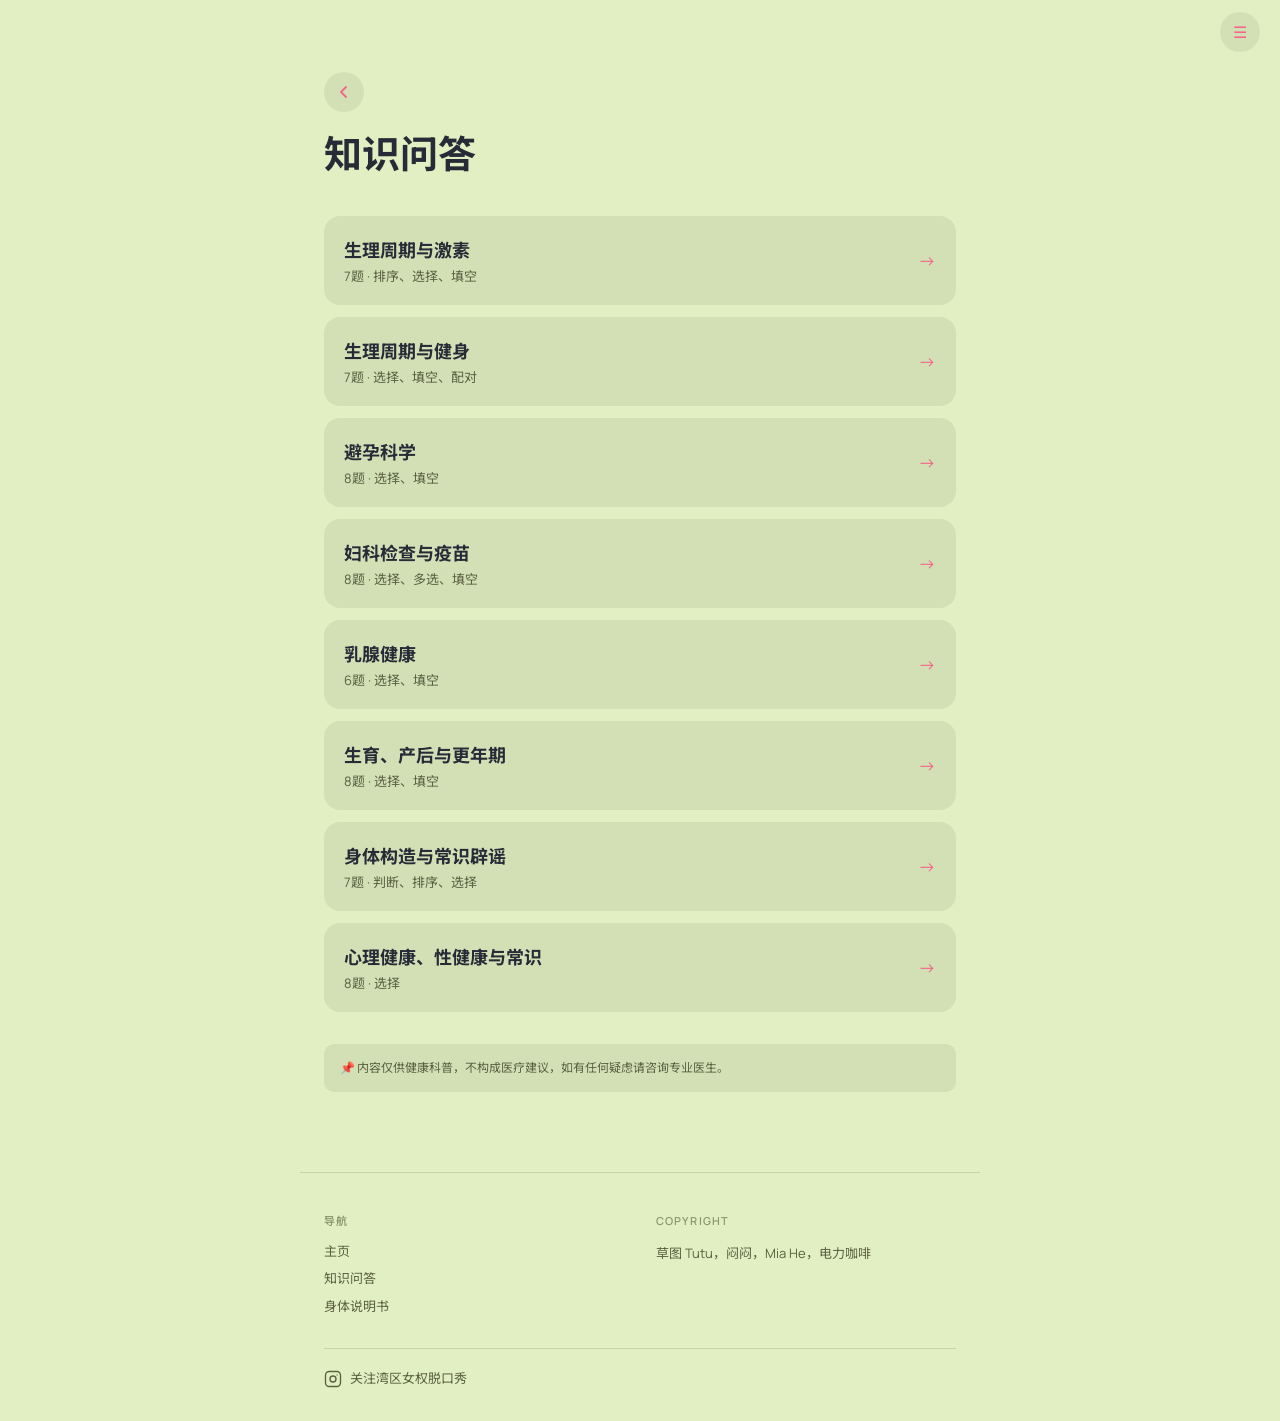
<file: quiz.html>
<!DOCTYPE html>
<html lang="zh">
<head>
<meta charset="UTF-8">
<meta name="viewport" content="width=device-width, initial-scale=1.0, maximum-scale=1.0, viewport-fit=cover">
<title>知识问答 · Women's Health Quiz</title>
<link rel="stylesheet" href="shared.css">
<style>
:root {
  --card-bg: rgba(42,56,40,0.08);
  --card-hover: rgba(255,255,255,0.7);
  --card-active: rgba(255,255,255,0.9);
  --correct: #5a8040;
  --correct-light: #c8e0a0;
  --wrong: #d09060;
  --wrong-light: #f5e0c8;
  --accent: #F36589;
  --accent-light: rgba(243,101,137,0.12);
  --surface: #fff;
  --bg: #E2EFC2;
  --text: #262C37;
  --text-muted: #5a6040;
  --border: rgba(42,56,40,0.15);
  --radius: 16px;
  --radius-sm: 10px;
  --btn-primary: #F36589;
  --neutral-fill: rgba(42,56,40,0.08);
}

  

  * { box-sizing: border-box; margin: 0; padding: 0; -webkit-tap-highlight-color: transparent; }

  

  /* ── SCREENS ── */

  /* ── HOME ── */
  .lang-toggle {
    display: flex;
    gap: 8px;
    justify-content: flex-end;
    margin-bottom: 40px;
  }
  .lang-btn {
    font-family: 'Manrope', 'Noto Sans SC', sans-serif;
    font-size: 13px;
    font-weight: 500;
    padding: 6px 14px;
    border-radius: 20px;
    border: 1.5px solid var(--border);
    background: transparent;
    color: var(--text-muted);
    cursor: pointer;
    transition: all 0.2s;
  }
  .lang-btn.active {
    border-color: var(--text);
    color: var(--text);
    background: var(--text);
    color: var(--bg);
  }

  .home-eyebrow {
    font-size: 12px;
    font-weight: 500;
    letter-spacing: 0.12em;
    text-transform: uppercase;
    color: var(--accent);
    margin-bottom: 12px;
  }

  .section-tag {
    font-size: 11px;
    font-weight: 500;
    letter-spacing: 0.08em;
    text-transform: uppercase;
    color: var(--accent);
    margin-bottom: 6px;
  }

  /* ── NEW HOME ── */
  .home-section-block { margin-bottom: 16px; }
  .home-section-label {
    font-size: 11px;
    font-weight: 600;
    letter-spacing: 0.1em;
    text-transform: uppercase;
    color: var(--text-muted);
    margin-bottom: 10px;
  }
  .quiz-home-nav {
    display: flex;
    align-items: center;
    gap: 12px;
    margin-bottom: 4px;
  }

  /* ── QUIZ SCREEN ── */
  #quiz { background: var(--bg); }

  .quiz-header {
    padding: 16px 20px 0;
    max-width: 680px;
    margin: 0 auto;
    width: 100%;
  }

  .quiz-nav {
    display: flex;
    align-items: center;
    gap: 12px;
    margin-bottom: 16px;
  }

  .progress-wrap { margin-top: 10px; }
  .progress-bar {
    height: 4px;
    background: var(--border);
    border-radius: 2px;
    overflow: hidden;
  }
  .progress-fill {
    height: 100%;
    background: var(--btn-primary);
    border-radius: 2px;
    transition: width 0.4s ease;
  }
  .progress-text { display: none; }

  .section-label-row {
    display: flex;
    align-items: center;
    justify-content: space-between;
    margin-bottom: 8px;
  }
  .section-label {
    font-size: 11px;
    font-weight: 500;
    letter-spacing: 0.1em;
    text-transform: uppercase;
    color: var(--accent);
  }
  .progress-inline {
    font-size: 11px;
    font-family: 'Manrope', 'Noto Sans SC', sans-serif;
  }
  .progress-inline-current { color: var(--accent); font-weight: 600; }
  .progress-inline-total { color: var(--text-light); }

  /* ── QUESTION ── */
  .question-wrap {
    padding: 0 20px;
    max-width: 680px;
    margin: 0 auto;
    width: 100%;
    flex: 1;
    padding-bottom: 120px;
  }

  .q-difficulty {
    display: inline-block;
    font-size: 11px;
    font-weight: 500;
    letter-spacing: 0.06em;
    text-transform: uppercase;
    padding: 4px 10px;
    border-radius: 20px;
    margin-bottom: 14px;
  }
  .diff-easy { background: #E8F5E9; color: #2E7D32; }
  .diff-medium { background: #FFF3E0; color: #E65100; }
  .diff-hard { background: #FFEBEE; color: #C62828; }

  .q-type-badge {
    display: inline-block;
    font-size: 11px;
    color: var(--text-muted);
    background: var(--neutral-fill);
    padding: 3px 8px;
    border-radius: 6px;
    margin-left: 6px;
    font-weight: 400;
  }
  .q-type-badge.multi { background: #E3F2FD; color: #1565C0; }

  .q-text {
    font-family: 'Manrope', 'Noto Sans SC', sans-serif;
    font-size: 22px;
    line-height: 1.4;
    color: var(--text);
    margin-bottom: 28px;
  }
  .q-text .highlight-error {
    color: var(--wrong);
    font-style: italic;
  }

  /* ── OPTIONS ── */
  .options { display: flex; flex-direction: column; gap: 10px; margin-bottom: 16px; }

  .option {
    background: var(--card-bg);
    border: none;
    border-radius: var(--radius-sm);
    padding: 16px 18px;
    cursor: pointer;
    display: flex;
    align-items: flex-start;
    gap: 14px;
    transition: all 0.15s;
    text-align: left;
    width: 100%;
    position: relative;
  }
  .option:active { transform: scale(0.985); }
  .option.selected {
    background: var(--accent-light);
    outline: 2px solid var(--accent);
  }
  .option.correct {
    background: var(--correct-light);
    border: none;
  }
  .option.wrong {
    background: var(--wrong-light);
    border: none;
  }
  .option.dimmed { opacity: 0.45; }
  .option.disabled { pointer-events: none; }

  .option-letter {
    width: 26px; height: 26px;
    border-radius: 50%;
    border: none;
    background: rgba(42,56,40,0.12);
    display: flex; align-items: center; justify-content: center;
    font-size: 12px;
    font-weight: 500;
    color: var(--text-muted);
    flex-shrink: 0;
    transition: all 0.15s;
  }
  .option.selected .option-letter { border-color: var(--accent); color: var(--accent); background: white; }
  .option.correct .option-letter { border-color: var(--correct); color: var(--correct); background: white; }
  .option.wrong .option-letter { border-color: var(--wrong); color: var(--wrong); background: white; }

  .option-text { font-size: 15px; color: var(--text); line-height: 1.5; padding-top: 2px; }

  /* ── TRUE/FALSE ── */
  .tf-options { display: grid; grid-template-columns: 1fr 1fr; gap: 12px; }
  .tf-btn {
    background: var(--card-bg);
    border: none;
    border-radius: var(--radius);
    padding: 24px 12px;
    cursor: pointer;
    text-align: center;
    font-family: 'Manrope', 'Noto Sans SC', sans-serif;
    font-size: 22px;
    color: var(--text);
    transition: all 0.15s;
  }
  .tf-btn:active { transform: scale(0.96); }
  .tf-btn.correct { border-color: var(--correct); background: var(--correct-light); color: var(--correct); }
  .tf-btn.wrong { border-color: var(--wrong); background: var(--wrong-light); color: var(--wrong); }
  .tf-btn.dimmed { opacity: 0.4; }
  .tf-btn.disabled { pointer-events: none; }

  /* ── ORDERING ── */
  .order-items { display: flex; flex-direction: column; gap: 8px; margin-bottom: 16px; }
  .order-item {
    background: var(--card-bg);
    border: none;
    border-radius: var(--radius-sm);
    padding: 14px 16px;
    cursor: pointer;
    display: flex;
    align-items: center;
    gap: 12px;
    transition: all 0.15s;
  }
  .order-item:active { transform: scale(0.985); }
  .order-item.used { opacity: 0.35; pointer-events: none; }
  .order-item.correct-item { border-color: var(--correct); background: var(--correct-light); }
  .order-item.wrong-item { border-color: var(--wrong); background: var(--wrong-light); }

  .order-badge {
    width: 26px; height: 26px;
    border-radius: 50%;
    border: 1.5px solid var(--border);
    display: flex; align-items: center; justify-content: center;
    font-size: 12px; font-weight: 500;
    color: var(--text-muted);
    flex-shrink: 0;
  }
  .order-item.used .order-badge,
  .order-item.correct-item .order-badge { border-color: var(--correct); color: var(--correct); }
  .order-item.wrong-item .order-badge { border-color: var(--wrong); color: var(--wrong); }

  .inline-blank {
    display: inline-block;
    min-width: 72px;
    height: 32px;
    line-height: 32px;
    border-bottom: 2.5px solid var(--accent);
    padding: 0 6px;
    text-align: center;
    font-family: 'Manrope', 'Noto Sans SC', sans-serif;
    font-size: 17px;
    font-weight: 500;
    color: var(--accent);
    cursor: pointer;
    vertical-align: middle;
    transition: all 0.2s;
    border-radius: 4px 4px 0 0;
    margin: 0 2px;
  }
  .inline-blank.empty { color: var(--text-light); font-weight: 400; font-size: 13px; letter-spacing: 0.04em; }
  .inline-blank.filled { background: var(--accent-light); }
  .inline-blank.correct-blank { border-bottom-color: var(--correct); background: var(--correct-light); color: var(--correct); }
  .inline-blank.wrong-blank { border-bottom-color: var(--wrong); background: var(--wrong-light); color: var(--wrong); }

  /* fill inline blank — mirrors input value in question text */
  .fill-inline-blank {
    display: inline-block;
    min-width: 60px;
    border-bottom: 2px solid var(--accent);
    padding: 0 4px 1px;
    color: var(--accent);
    font-family: 'Manrope', 'Noto Sans SC', sans-serif;
    font-size: 18px;
    font-weight: 500;
    vertical-align: baseline;
    transition: min-width 0.15s;
    margin: 0 2px;
  }
  .fill-inline-blank.has-value { background: var(--accent-light); border-radius: 3px 3px 0 0; }
  .fill-inline-blank.correct-fill-inline { border-bottom-color: var(--correct); background: var(--correct-light); color: var(--correct); }
  .fill-inline-blank.wrong-fill-inline { border-bottom-color: var(--wrong); background: var(--wrong-light); color: var(--wrong); }

  /* ── MATCHING ── */
  .match-rows { display: flex; flex-direction: column; gap: 8px; margin-bottom: 16px; }
  .match-row {
    display: grid;
    grid-template-columns: 1fr 1fr;
    gap: 8px;
    align-items: stretch;
  }
  .match-left-label {
    background: var(--card-bg);
    border: 1.5px solid var(--border);
    border-radius: var(--radius-sm);
    padding: 12px 14px;
    font-size: 14px;
    line-height: 1.4;
    color: var(--text);
  }
  .match-right-slot {
    border: 1.5px dashed var(--border);
    border-radius: var(--radius-sm);
    padding: 12px 14px;
    font-size: 14px;
    line-height: 1.4;
    color: var(--text-light);
    cursor: pointer;
    transition: all 0.15s;
    min-height: 48px;
    display: flex; align-items: center;
    background: transparent;
  }
  .match-right-slot.filled {
    border-style: solid;
    border-color: var(--accent);
    background: var(--accent-light);
    color: var(--text);
    font-weight: 500;
  }
  .match-right-slot.correct-slot { border-color: var(--correct); background: var(--correct-light); color: var(--correct); }
  .match-right-slot.wrong-slot { border-color: var(--wrong); background: var(--wrong-light); color: var(--wrong); }

  .match-chips { display: flex; flex-wrap: wrap; gap: 8px; margin-bottom: 16px; }
  .match-chip {
    background: var(--card-bg);
    border: none;
    border-radius: 20px;
    padding: 8px 16px;
    font-size: 13px;
    cursor: pointer;
    transition: all 0.15s;
    color: var(--text);
    -webkit-user-select: none; user-select: none;
  }
  .match-chip:active { transform: scale(0.95); }
  .match-chip.used { opacity: 0.3; pointer-events: none; }
  .match-chip.dragging { opacity: 0.5; transform: scale(1.05); }
  .match-row.drag-over .match-right-slot { border-color: var(--accent); background: var(--accent-light); }

  /* ── FILL IN ── */
  .fill-container { margin-bottom: 16px; }
  .fill-text {
    font-size: 16px;
    line-height: 2;
    color: var(--text);
    margin-bottom: 20px;
  }
  .fill-slot {
    display: inline-block;
    min-width: 80px;
    border-bottom: 2px solid var(--accent);
    padding: 0 4px;
    text-align: center;
    font-weight: 500;
    color: var(--accent);
  }
  .fill-inputs { display: flex; flex-direction: column; gap: 12px; }
  .fill-input-wrap {
    display: flex;
    align-items: center;
    gap: 10px;
    background: var(--card-bg);
    border: 1.5px solid var(--border);
    border-radius: var(--radius-sm);
    padding: 12px 14px;
    transition: border-color 0.2s;
  }
  .fill-input-wrap:focus-within { border-color: var(--accent); }
  .fill-input-wrap.correct-fill { border-color: var(--correct); background: var(--correct-light); }
  .fill-input-wrap.wrong-fill { border-color: var(--wrong); background: var(--wrong-light); }
  .fill-input-label { font-size: 12px; color: var(--text-muted); font-weight: 500; flex-shrink: 0; }
  .fill-input {
    flex: 1;
    border: none;
    background: transparent;
    font-family: 'Manrope', 'Noto Sans SC', sans-serif;
    font-size: 15px;
    color: var(--text);
    outline: none;
  }
  .fill-input:disabled { color: var(--text-muted); }
  .mic-btn {
    width: 30px; height: 30px;
    border-radius: 50%;
    border: 1.5px solid var(--border);
    background: transparent;
    cursor: pointer;
    display: flex; align-items: center; justify-content: center;
    font-size: 14px;
    color: var(--text-muted);
    flex-shrink: 0;
    transition: all 0.2s;
  }
  .mic-btn.listening { border-color: var(--accent); background: var(--accent-light); color: var(--accent); }

  /* ── FEEDBACK ── */
  .feedback-bar {
    position: fixed;
    left: 50%;
    bottom: 0;
    background: rgba(255,255,255,0.7);
    border-top: 1.5px solid var(--border);
    padding: 16px 20px 24px;
    max-width: 680px;
    width: 100%;
    transform: translateX(-50%) translateY(100%);
    transition: transform 0.3s cubic-bezier(0.34, 1.56, 0.64, 1);
    z-index: 100;
  }
  .feedback-bar.visible {
    transform: translateX(-50%) translateY(0);
  }
  .feedback-bar.correct-bar { border-top-color: var(--correct); }
  .feedback-bar.wrong-bar { border-top-color: var(--wrong); }

  .feedback-result {
    display: flex; align-items: center; gap: 10px;
    margin-bottom: 10px;
  }
  .feedback-icon { font-size: 20px; }
  .feedback-label { font-weight: 500; font-size: 15px; }
  .feedback-label.correct-label { color: var(--correct); }
  .feedback-label.wrong-label { color: var(--wrong); }

  .feedback-explanation {
    font-size: 14px;
    color: var(--text-muted);
    line-height: 1.6;
    margin-bottom: 16px;
    padding: 12px 14px;
    background: var(--neutral-fill);
    border-radius: var(--radius-sm);
  }

  .next-btn {
    width: 100%;
    background: var(--btn-primary);
    color: #fff;
    border: none;
    outline: none;
    border-radius: var(--radius-sm);
    padding: 16px;
    font-family: 'Manrope', 'Noto Sans SC', sans-serif;
    font-size: 15px;
    font-weight: 500;
    cursor: pointer;
    transition: all 0.2s;
  }
  .next-btn:hover { opacity: 0.88; }
  .next-btn:active { transform: scale(0.98); opacity: 0.8; }

  /* ── CONFIRM BTN (multi-select) ── */
  .confirm-bar {
    position: fixed;
    left: 50%; bottom: 0;
    transform: translateX(-50%) translateY(100%);
    width: 100%;
    max-width: 680px;
    padding: 16px 20px 24px;
    background: rgba(255,255,255,0.7);
    border-top: 1.5px solid var(--border);
    transition: transform 0.3s cubic-bezier(0.34, 1.56, 0.64, 1);
  }
  .confirm-bar.visible { transform: translateX(-50%) translateY(0); }
  .confirm-btn {
    width: 100%;
    background: var(--btn-primary);
    color: white;
    border: none;
    outline: none;
    border-radius: var(--radius-sm);
    padding: 16px;
    font-family: 'Manrope', 'Noto Sans SC', sans-serif;
    font-size: 15px;
    font-weight: 500;
    cursor: pointer;
    transition: all 0.2s;
  }
  .confirm-btn:disabled { background: rgba(42,56,40,0.15); color: var(--text-muted); cursor: default; opacity: 0.7; }
  .confirm-btn:not(:disabled):active { transform: scale(0.98); }

  /* ── SUBMIT BTN (fill in / ordering / matching) ── */
  .submit-btn {
    width: 100%;
    background: var(--accent);
    color: white;
    border: none;
    border-radius: var(--radius-sm);
    padding: 16px;
    font-family: 'Manrope', 'Noto Sans SC', sans-serif;
    font-size: 15px;
    font-weight: 500;
    cursor: pointer;
    margin-top: 8px;
    transition: all 0.2s;
  }
  .submit-btn:disabled { background: rgba(42,56,40,0.15); color: var(--text-muted); cursor: default; opacity: 0.7; }
  .submit-btn:not(:disabled):active { transform: scale(0.98); }

  /* ── RESULTS ── */
  #results {
    padding: 48px 24px 40px;
    max-width: 680px;
    margin: 0 auto;
    width: 100%;
    align-items: center;
    text-align: center;
  }
  .results-icon { font-size: 56px; margin-bottom: 20px; }
  .results-title {
    font-family: 'Manrope', 'Noto Sans SC', sans-serif;
    font-size: 32px;
    margin-bottom: 8px;
  }
  .results-subtitle { font-size: 15px; color: var(--text-muted); margin-bottom: 32px; }
  .score-display {
    font-family: 'Manrope', 'Noto Sans SC', sans-serif;
    font-size: 72px;
    color: var(--accent);
    line-height: 1;
    margin-bottom: 8px;
  }
  .score-label { font-size: 14px; color: var(--text-muted); margin-bottom: 40px; }
  .results-actions { display: flex; flex-direction: column; gap: 12px; width: 100%; }
  .results-btn {
    width: 100%;
    padding: 16px;
    border-radius: var(--radius-sm);
    font-family: 'Manrope', 'Noto Sans SC', sans-serif;
    font-size: 15px;
    font-weight: 500;
    cursor: pointer;
    transition: all 0.2s;
    border: none;
    outline: none;
    background: var(--btn-secondary);
    color: var(--text);
  }
  .results-btn:hover { background: rgba(255,255,255,0.8); }
  .results-btn.primary { background: var(--btn-primary); color: #fff; border: none; outline: none; }
  .results-btn:active { transform: scale(0.98); }

  /* ── ANIMATION ── */
  .fade-in {
    animation: fadeUp 0.35s ease forwards;
  }
  @keyframes fadeUp {
    from { opacity: 0; transform: translateY(12px); }
    to { opacity: 1; transform: translateY(0); }
  }

  /* ── GLOBAL NAV ── */

  /* overlay */

  /* drawer */

  .nav-

  /* Desktop: 3 columns */
  @media (min-width: 600px) {
    .nav-columns {
      display: grid;
      grid-template-columns: 1fr 1fr 1fr;
      gap: 24px;
    }
  }
  @media (max-width: 599px) {
    .nav-columns {
      display: flex;
      flex-direction: column;
      gap: 28px;
    }
  }

  .nav-col-title {
    font-size: 11px;
    font-weight: 600;
    letter-spacing: 0.1em;
    text-transform: uppercase;
    color: var(--text-muted);
    margin-bottom: 12px;
    padding-bottom: 8px;
    border-bottom: 1px solid var(--border);
  }

  /* push screen content below fixed nav */

/* ── GLOBAL FOOTER ── */
.footer-ig-link:hover { color: #7A5A8A; }

/* #quiz-home layout handled by .screen.active + .screen-wrap in shared.css */
#quiz-home .home-disclaimer { margin-bottom: 48px; background: var(--card-bg); border-radius: var(--radius-sm); padding: 14px 16px; font-size: 12px; color: var(--text-muted); line-height: 1.7; }
button { outline: none; }


  #quiz-home.active {
    display: flex;
    flex-direction: column;
    min-height: 100vh;
  }
  #quiz-home .site-footer {
    margin-top: auto;
  }
  .screen#quiz.active ~ .site-footer,
  .screen#results.active ~ .site-footer { display: none !important; }

  /* ── FLAG BUTTON ── */
  .feedback-top {
    display: flex;
    align-items: center;
    justify-content: space-between;
    margin-bottom: 4px;
  }
  .flag-btn {
    background: none;
    border: none;
    padding: 6px;
    cursor: pointer;
    color: var(--text-muted);
    border-radius: 8px;
    display: flex;
    align-items: center;
    transition: color 0.15s;
    flex-shrink: 0;
  }
  .flag-btn:hover { color: var(--text); }

  /* ── FLAG MENU ── */
  .flag-overlay {
    display: none;
    position: fixed;
    inset: 0;
    z-index: 200;
    background: rgba(0,0,0,0.3);
  }
  .flag-overlay.open { display: block; }
  .flag-menu {
    display: none;
    position: fixed;
    bottom: 0;
    left: 50%;
    transform: translateX(-50%) translateY(100%);
    width: 100%;
    max-width: 680px;
    background: rgba(255,255,255,0.95);
    border-radius: 20px 20px 0 0;
    padding: 20px 20px 32px;
    z-index: 201;
    transition: transform 0.3s cubic-bezier(0.34, 1.56, 0.64, 1);
  }
  .flag-menu.open {
    display: block;
    transform: translateX(-50%) translateY(0);
  }
  .flag-menu-title {
    font-size: 13px;
    font-weight: 600;
    color: var(--text-muted);
    text-align: center;
    margin-bottom: 14px;
    letter-spacing: 0.04em;
  }
  .flag-option {
    width: 100%;
    background: var(--card-bg);
    border: none;
    border-radius: var(--radius-sm);
    padding: 13px 16px;
    font-size: 14px;
    font-family: 'Manrope', 'Noto Sans SC', sans-serif;
    color: var(--text);
    text-align: left;
    cursor: pointer;
    margin-bottom: 8px;
    transition: background 0.15s;
  }
  .flag-option:hover { background: var(--card-hover); }
  .flag-cancel {
    width: 100%;
    background: none;
    border: none;
    padding: 12px;
    font-size: 14px;
    font-family: 'Manrope', 'Noto Sans SC', sans-serif;
    color: var(--text-muted);
    cursor: pointer;
    margin-top: 4px;
  }

  /* ── SNACKBAR ── */
  .snackbar {
    position: fixed;
    top: 80px;
    left: 50%;
    transform: translateX(-50%) translateY(-20px);
    background: var(--text);
    color: var(--bg);
    padding: 10px 20px;
    border-radius: 20px;
    font-size: 13px;
    font-family: 'Manrope', 'Noto Sans SC', sans-serif;
    z-index: 300;
    opacity: 0;
    transition: opacity 0.2s, transform 0.2s;
    pointer-events: none;
    white-space: nowrap;
  }
  .snackbar.show {
    opacity: 1;
    transform: translateX(-50%) translateY(0);
  }

</style>
<script>
  !function(t,e){var o,n,p,r;e.__SV||(window.posthog && window.posthog.__loaded)||(window.posthog=e,e._i=[],e.init=function(i,s,a){function g(t,e){var o=e.split(".");2==o.length&&(t=t[o[0]],e=o[1]),t[e]=function(){t.push([e].concat(Array.prototype.slice.call(arguments,0)))}}(p=t.createElement("script")).type="text/javascript",p.crossOrigin="anonymous",p.async=!0,p.src=s.api_host.replace(".i.posthog.com","-assets.i.posthog.com")+"/static/array.js",(r=t.getElementsByTagName("script")[0]).parentNode.insertBefore(p,r);var u=e;for(void 0!==a?u=e[a]=[]:a="posthog",u.people=u.people||[],u.toString=function(t){var e="posthog";return"posthog"!==a&&(e+="."+a),t||(e+=" (stub)"),e},u.people.toString=function(){return u.toString(1)+".people (stub)"},o="ci init Pi Ci ft Oi Fi ki capture calculateEventProperties Ui register register_once register_for_session unregister unregister_for_session Bi getFeatureFlag getFeatureFlagPayload getFeatureFlagResult isFeatureEnabled reloadFeatureFlags updateFlags updateEarlyAccessFeatureEnrollment getEarlyAccessFeatures on onFeatureFlags onSurveysLoaded onSessionId getSurveys getActiveMatchingSurveys renderSurvey displaySurvey cancelPendingSurvey canRenderSurvey canRenderSurveyAsync identify setPersonProperties group resetGroups setPersonPropertiesForFlags resetPersonPropertiesForFlags setGroupPropertiesForFlags resetGroupPropertiesForFlags reset get_distinct_id getGroups get_session_id get_session_replay_url alias set_config startSessionRecording stopSessionRecording sessionRecordingStarted captureException startExceptionAutocapture stopExceptionAutocapture loadToolbar get_property getSessionProperty ji Di createPersonProfile setInternalOrTestUser zi Ti Hi opt_in_capturing opt_out_capturing has_opted_in_capturing has_opted_out_capturing get_explicit_consent_status is_capturing clear_opt_in_out_capturing Ai debug bt Ni getPageViewId captureTraceFeedback captureTraceMetric Ei".split(" "),n=0;n<o.length;n++)g(u,o[n]);e._i.push([i,s,a])},e.__SV=1)}(document,window.posthog||[]);
  posthog.init('phc_cLEblleHETF6TEHaRLay1CWYFhWf2i3ykhrZlnJaztW', {
    api_host: 'https://us.i.posthog.com',
    defaults: '2026-01-30',
    person_profiles: 'identified_only',
  });
</script>
</head>
<body>
<!-- ── GLOBAL NAV ── -->
<div class="nav-overlay" id="nav-overlay" onclick="closeNav()"></div>

<nav class="global-nav">
  <button class="nav-hamburger" onclick="openNav()" aria-label="Menu">☰</button>
</nav>

<div class="nav-drawer" id="nav-drawer">
  <div class="nav-drawer-header">
    <span class="nav-drawer-title" id="nav-drawer-title">了解你的身体</span>
    <button class="nav-close" onclick="closeNav()">✕</button>
  </div>
  <div class="nav-body">
    <div class="nav-columns">
      <!-- Col 1: 其他 -->
      <div class="nav-col">
        <div class="nav-col-items">
          <button class="nav-item" id="nav-col-home" onclick="window.location.href='index.html'">主页</button>
        </div>
      </div>
      <!-- Col 2: 知识问答 -->
      <div class="nav-col">
        <button class="nav-col-title-btn" id="nav-col-quiz-title" onclick="window.location.href='quiz.html'">知识问答</button>
        <div class="nav-col-items">
          <button class="nav-item sub" id="nav-sub-1" onclick="window.location.href='quiz.html'">生理周期与激素</button>
          <button class="nav-item sub" id="nav-sub-2" onclick="window.location.href='quiz.html'">生理周期与健身</button>
          <button class="nav-item sub" id="nav-sub-3" onclick="window.location.href='quiz.html'">避孕科学</button>
          <button class="nav-item sub" id="nav-sub-4" onclick="window.location.href='quiz.html'">妇科健康与检查</button>
          <button class="nav-item sub" id="nav-sub-5" onclick="window.location.href='quiz.html'">生育、产后与更年期</button>
          <button class="nav-item sub" id="nav-sub-6" onclick="window.location.href='quiz.html'">身体构造与常识辟谣</button>
          <button class="nav-item sub" id="nav-sub-7" onclick="window.location.href='quiz.html'">心理健康、性健康与常识</button>
        </div>
      </div>
      <!-- Col 3: 身体说明书 -->
      <div class="nav-col">
        <button class="nav-col-title-btn" id="nav-col-handbook-title" onclick="window.location.href='handbook.html'">身体说明书</button>
        <div class="nav-col-items">
          <a class="nav-item sub" id="nav-col-cycle-fitness" href="cycle-fitness.html" onclick="closeNav()">生理周期与健身</a>
        </div>
      </div>
    </div>
  </div>
  <div class="nav-footer">
    <div class="nav-lang-row">
      <span id="nav-lang-label" style="font-size:13px;color:#6B6070">语言</span>
      <button class="nav-lang-btn active" id="nav-lang-zh" onclick="setLang('zh');updateNavLang()">中文</button>
      <button class="nav-lang-btn" id="nav-lang-en" onclick="setLang('en');updateNavLang()">EN</button>
    </div>
  </div>
</div>


<div class="screen" id="quiz-home">
  <div class="screen-wrap">
  <button class="back-btn" onclick="window.location.href='index.html'" style="margin-bottom:20px"><svg width="18" height="18" viewBox="0 0 18 18" fill="none"><path d="M11 4L6 9L11 14" stroke="currentColor" stroke-width="1.8" stroke-linecap="round" stroke-linejoin="round"/></svg></button>
  <div class="home-header">
    <h1 class="home-title" id="quiz-home-title">知识问答</h1>
  </div>
  <div class="section-list" id="section-list"></div>
  <div class="home-disclaimer" id="quiz-disclaimer">📌 内容仅供健康科普，不构成医疗建议，如有任何疑虑请咨询专业医生。</div>
  </div>
</div>

<div class="screen" id="quiz">
  <div class="quiz-header">
    <div class="quiz-nav">
      <button class="back-btn" onclick="goHome()"><svg width="18" height="18" viewBox="0 0 18 18" fill="none"><path d="M11 4L6 9L11 14" stroke="currentColor" stroke-width="1.8" stroke-linecap="round" stroke-linejoin="round"/></svg></button>
    </div>
    <div class="section-label-row">
      <div class="section-label" id="section-label"></div>
      <div class="progress-inline" id="progress-inline"></div>
    </div>
    <div class="progress-wrap">
      <div class="progress-bar"><div class="progress-fill" id="progress-fill"></div></div>
      <div class="progress-text" id="progress-text"></div>
    </div>
  </div>

  <div class="question-wrap" id="question-wrap"></div>

  <!-- Confirm bar (multi-select) -->
  <div class="confirm-bar" id="confirm-bar">
    <button class="confirm-btn" id="confirm-btn" disabled onclick="submitMulti()" data-zh="确认答案" data-en="Confirm"></button>
  </div>

  <!-- Feedback bar -->
  <div class="feedback-bar" id="feedback-bar">
    <div class="feedback-top">
      <div class="feedback-result">
        <span class="feedback-icon" id="feedback-icon"></span>
        <span class="feedback-label" id="feedback-label"></span>
      </div>
      <button class="flag-btn" id="flag-btn" onclick="openFlagMenu()" aria-label="Flag issue">
        <svg width="18" height="18" viewBox="0 0 24 24" fill="none" stroke="currentColor" stroke-width="1.8" stroke-linecap="round" stroke-linejoin="round"><path d="M4 15s1-1 4-1 5 2 8 2 4-1 4-1V3s-1 1-4 1-5-2-8-2-4 1-4 1z"/><line x1="4" y1="22" x2="4" y2="15"/></svg>
      </button>
    </div>
    <div class="feedback-correct" id="feedback-correct" style="display:none;font-size:13px;font-weight:500;margin-bottom:8px;padding:10px 12px;border-radius:8px;background:var(--correct-light);color:var(--correct)"></div>
    <div class="feedback-explanation" id="feedback-explanation"></div>
    <button class="next-btn" id="next-btn" onclick="nextQuestion()"></button>
  </div>

  <!-- Flag menu -->
  <div class="flag-overlay" id="flag-overlay" onclick="closeFlagMenu()"></div>
  <div class="flag-menu" id="flag-menu">
    <div class="flag-menu-title" id="flag-menu-title">反馈这道题</div>
    <button class="flag-option" id="flag-opt-1" onclick="submitFlag(document.getElementById('flag-opt-1').textContent)">我的答案也正确</button>
    <button class="flag-option" id="flag-opt-2" onclick="submitFlag(document.getElementById('flag-opt-2').textContent)">题目表述不清楚</button>
    <button class="flag-option" id="flag-opt-3" onclick="submitFlag(document.getElementById('flag-opt-3').textContent)">本题内容爹味太重</button>
    <button class="flag-option" id="flag-opt-4" onclick="submitFlag(document.getElementById('flag-opt-4').textContent)">其他问题</button>
    <button class="flag-cancel" id="flag-cancel" onclick="closeFlagMenu()">取消</button>
  </div>

  <!-- Snackbar -->
  <div class="snackbar" id="snackbar" id="snackbar-text">感谢反馈，我们会认真看的 🙏</div>
</div>


<div class="screen" id="results">
  <div class="results-icon" id="results-icon"></div>
  <h2 class="results-title" id="results-title"></h2>
  <p class="results-subtitle" id="results-subtitle"></p>
  <div class="score-display" id="score-display"></div>
  <div class="score-label" id="score-label"></div>
  <div class="results-actions">
    <button class="results-btn primary" onclick="retrySection()" id="retry-btn"></button>
    <button class="results-btn" onclick="goHome()" id="home-btn"></button>
  </div>
</div>

<script>
// ══ DATA ══
const SECTIONS = [
  {
    id: 'menstrual',
    color: '#C2185B',
    zh: { tag: '主题一A', title: '生理周期与激素', subtitle: '7题 · 排序、选择、填空' },
    en: { tag: 'Topic 1A', title: 'Menstrual Cycle & Hormones', subtitle: '7 questions' },
    questions: [
      {
        type: 'order',
        difficulty: 'easy',
        zh: { q: '将以下三个阶段按月经周期顺序排列：月经期，___，___，___。', items: ['A. 黄体期', 'B. 排卵期', 'C. 卵泡期'], explanation: '月经期后雌激素开始上升进入卵泡期，排卵后黄体素主导进入黄体期，最终黄体萎缩、激素下降，触发下一次月经。' },
        en: { q: 'Arrange the following phases in the correct order after menstruation: ___, ___, ___', items: ['A. Luteal phase', 'B. Ovulation', 'C. Follicular phase'], explanation: 'After menstruation, estrogen rises entering the follicular phase. After ovulation, progesterone dominates the luteal phase until hormone levels drop and trigger the next period.' },
        answer: ['C', 'B', 'A']
      },
      {
        type: 'single',
        difficulty: 'easy',
        zh: { q: '以下哪项关于经血量的说法是正确的？', options: ['正常经血量每次约为5–80ml', '经血量超过200ml才需就医', '血块直径小于2cm均属异常', '月经流血天数超过5天就不正常'], explanation: '正常经血量为5–80ml，超过80ml即为月经过多；血块小于2.5cm通常属正常范围；正常经期为2–7天。' },
        en: { q: 'Which statement about menstrual blood volume is correct?', options: ['Normal volume per cycle is approximately 5–80ml', 'You only need medical attention if blood loss exceeds 200ml', 'Blood clots smaller than 2cm are abnormal', 'A period lasting more than 5 days is abnormal'], explanation: 'Normal menstrual volume is 5–80ml. Over 80ml is considered heavy bleeding. Clots smaller than 2.5cm are generally normal. A healthy period lasts 2–7 days.' },
        answer: 0
      },
      {
        type: 'single',
        difficulty: 'medium',
        zh: { q: '雌激素（Estrogen）在月经周期中主要在哪个阶段达到峰值？', options: ['月经期', '排卵前（卵泡期末）', '黄体期中段', '月经前两天'], explanation: '雌激素在排卵前达到第一个峰值，触发黄体生成素（LH）激增引发排卵；黄体期有第二个较小的峰值，之后随黄体萎缩迅速下降。' },
        en: { q: 'During which phase does estrogen reach its peak in the menstrual cycle?', options: ['Menstrual phase', 'Just before ovulation (late follicular)', 'Mid-luteal phase', 'Two days before menstruation'], explanation: 'Estrogen peaks just before ovulation, triggering an LH surge that causes ovulation. There is a smaller second peak in the luteal phase, followed by a rapid drop as the corpus luteum breaks down.' },
        answer: 1
      },
      {
        type: 'single',
        difficulty: 'medium',
        zh: { q: '经前综合征（PMS）最常见于哪个阶段？', options: ['卵泡期，雌激素下降', '排卵期，黄体生成素（LH）激增', '黄体期晚期，孕激素和雌激素同时下降', '月经期，前列腺素升高'], explanation: '黄体期末激素骤降，影响血清素等神经递质，引发情绪波动、腹胀、疲劳等PMS症状。' },
        en: { q: 'When does PMS (premenstrual syndrome) most commonly occur?', options: ['Follicular phase, as estrogen drops', 'Ovulation, during the LH surge', 'Late luteal phase, as both estrogen and progesterone drop', 'Menstrual phase, due to prostaglandins'], explanation: 'The sharp drop in hormones at the end of the luteal phase disrupts serotonin and other neurotransmitters, causing mood swings, bloating, and fatigue associated with PMS.' },
        answer: 2
      },
      {
        type: 'single',
        difficulty: 'medium',
        zh: { q: '黄体期（前到中期）特别想吃东西，背后的原因是？', options: ['纯粹是心理作用，与激素无关', '孕激素升高，基础代谢提升，能量需求增加', '雌激素下降抑制了饱腹感信号', '这是内分泌失调的信号，需要就医'], explanation: '黄体期基础代谢可升高约100–300大卡/天，食欲增加是正常生理信号。适当增加蛋白质和复合碳水摄入，比强行压制更有帮助。' },
        en: { q: 'Why do many people feel hungrier during the early-to-mid luteal phase?', options: ['It\'s purely psychological, unrelated to hormones', 'Progesterone raises basal metabolic rate, increasing energy needs', 'Falling estrogen suppresses satiety signals', 'It\'s a sign of hormonal imbalance requiring medical attention'], explanation: 'Basal metabolic rate can rise by 100–300 kcal/day during the luteal phase. Increased appetite is a normal physiological signal — eating more protein and complex carbs is more helpful than suppressing it.' },
        answer: 1
      },
      {
        type: 'single',
        difficulty: 'medium',
        zh: { q: '月经不调一定是激素紊乱吗？', options: ['对，月经不规律必然反映激素问题', '不对，压力、体重骤变、过度运动等非激素因素也可导致', '不对，月经不调只和饮食有关', '对，但只有雌激素紊乱才会导致月经不调'], explanation: '月经周期受下丘脑-垂体-卵巢轴调控，极度节食、高强度训练、慢性压力、体重骤变等都可能干扰这一轴，导致月经推迟或停经，并非都是激素本身出问题。' },
        en: { q: 'Does irregular menstruation always mean hormonal imbalance?', options: ['Yes — irregular periods always reflect a hormonal problem', 'No — stress, rapid weight change, and overexercising can also cause irregularity', 'No — irregular periods are only related to diet', 'Yes — but only estrogen imbalance causes irregular periods'], explanation: 'The menstrual cycle is regulated by the hypothalamic-pituitary-ovarian axis. Extreme dieting, intense training, chronic stress, and rapid weight changes can all disrupt this system — not all causes are hormonal.' },
        answer: 1
      },
      {
        type: 'fill',
        difficulty: 'hard',
        zh: {
          q: '当身体承受慢性压力时，___升高会干扰下丘脑分泌GnRH，导致排卵延迟；同样的机制也解释了为什么过度节食或___的人容易月经不规律。',
          blanks: ['第一空', '第二空'],
          explanation: '下丘脑对能量状态和压力信号都非常敏感。无论是心理压力还是身体压力（热量不足、过度训练），都会通过皮质醇抑制GnRH脉冲，打乱整条生殖轴。'
        },
        en: {
          q: 'Under chronic stress, elevated ___ disrupts hypothalamic GnRH secretion, delaying ovulation. The same mechanism explains why people who severely restrict food intake or ___ often experience irregular periods.',
          blanks: ['Blank 1', 'Blank 2'],
          explanation: 'The hypothalamus is highly sensitive to energy status and stress signals. Whether psychological or physical stress (calorie deficit, overtraining), cortisol suppresses GnRH pulses, disrupting the entire reproductive axis.'
        },
        answer: ['皮质醇 / cortisol / 压力激素 / stress hormone', '过度运动 / 运动过度 / overexercise / over-exercise / overtraining / 压力过大 / 慢性压力 / chronic stress / 过度训练']
      }
    ]
  },
  {
    id: 'fitness',
    color: '#2E7D32',
    zh: { tag: '主题一B', title: '生理周期与健身', subtitle: '7题 · 选择、填空、配对' },
    en: { tag: 'Topic 1B', title: 'Cycle & Fitness', subtitle: '7 questions' },
    questions: [
      {
        type: 'single', difficulty: 'easy',
        zh: { q: '经期可以运动吗？', options: ['不行，应该完全休息', '可以，激素低位时适合适度力量训练', '可以，是高强度训练的最佳时机', '不能运动，否则会增加总出血量'], explanation: '经期适度运动甚至能缓解痛经。运动时可能感觉流量变大，那是血液排出速度加快，总出血量不会增加。经期禁止运动是误解。' },
        en: { q: 'Can you exercise during your period?', options: ['No — you should rest completely', 'Yes — low hormone levels make moderate strength training a good fit', 'Yes — it\'s the best time for intense training', 'No — it will increase total blood loss'], explanation: 'Moderate exercise during your period can actually ease cramps. You may feel like your flow increases — that\'s blood exiting faster, not more total volume. "No exercise during periods" is a myth.' },
        answer: 1
      },
      {
        type: 'single', difficulty: 'easy',
        zh: { q: '为什么历史上运动科学研究长期缺乏女性数据？', options: ['女性运动表现不稳定，数据价值低', '激素周期被视为干扰变量，女性受试者常被排除', '女性参与研究的意愿普遍较低', '早期研究认为女性不需要专项指导'], explanation: '大量运动和营养研究以男性为主要受试者，女性长期依赖男性数据制定训练方案。直到近年来，针对女性的运动科学研究才逐渐增多。' },
        en: { q: 'Why has sports science historically lacked data on women?', options: ['Women\'s performance is too inconsistent to be useful', 'The hormonal cycle was seen as a confounding variable — women were often excluded', 'Women generally didn\'t want to participate in research', 'Early researchers thought women didn\'t need specific guidance'], explanation: 'Most exercise and nutrition research used male subjects, so women have long relied on male-derived data for training guidance. Research specifically on women has only grown significantly in recent years.' },
        answer: 1
      },
      {
        type: 'single', difficulty: 'medium',
        zh: { q: '月经周期哪个阶段最适合高强度训练？', options: ['经期', '卵泡期后段（排卵前）', '黄体期早期', '黄体期晚期'], explanation: '卵泡期雌激素持续升高，肌肉合成能力强、恢复快、情绪稳定，是力量训练效果最好的窗口。' },
        en: { q: 'Which phase is best for high-intensity training?', options: ['Menstrual phase', 'Late follicular phase (before ovulation)', 'Early luteal phase', 'Late luteal phase'], explanation: 'Rising estrogen during the follicular phase boosts muscle synthesis, speeds recovery, and stabilises mood — making it the best window for strength training.' },
        answer: 1
      },
      {
        type: 'single', difficulty: 'medium',
        zh: { q: '进入黄体期后，运动体感变差是因为？', options: ['意志力下降，与激素无关', '孕激素升高，体温升高、恢复更慢', '雌激素过低导致肌肉无力', '孕激素升高导致运动更容易受伤'], explanation: '黄体期孕激素主导，体温升高约0.3–0.5°C，心率偏快，主观感受更费劲。这是真实的生理变化，适合调低训练强度，增加恢复性训练。' },
        en: { q: 'Why does exercise feel harder in the luteal phase?', options: ['It\'s willpower — not hormonal', 'Progesterone raises body temperature and slows recovery', 'Low estrogen weakens muscles', 'Progesterone increases injury risk'], explanation: 'Progesterone dominates the luteal phase, raising core temperature ~0.3–0.5°C and increasing heart rate. This is a real physiological change — lower the intensity and prioritise recovery.' },
        answer: 1
      },
      {
        type: 'fill', difficulty: 'medium',
        zh: { q: '经期流失较多的矿物质是___，搭配富含维生素___的食物可促进吸收；补充___有助于缓解肌肉痉挛和经前情绪波动。', blanks: ['矿物质', '维生素', '第三空'], explanation: '铁流失影响运动耐力，镁参与肌肉放松和神经调节，对经前综合征（PMS）症状也有一定改善作用。' },
        en: { q: 'Menstruation causes significant loss of ___. Pairing iron-rich foods with vitamin ___ helps absorption. Supplementing ___ can ease muscle cramps and premenstrual mood changes.', blanks: ['Mineral', 'Vitamin', 'Third blank'], explanation: 'Iron loss affects endurance. Magnesium supports muscle relaxation and nerve regulation, and has shown some benefit for PMS symptoms.' },
        answer: ['铁 / iron', 'C / 维生素C', '镁 / magnesium']
      },
      {
        type: 'single', difficulty: 'medium',
        zh: { q: '训练后补充蛋白质，女性和男性有什么不同？', options: ['没有区别，越快越好', '女性应在训练后两小时再补充，男性则越快越好', '女性训练后蛋白质合成窗口更短，推荐在30分钟内补充', '女性不需要额外补充蛋白质，饮食均衡即可'], explanation: '研究显示女性训练后蛋白质合成窗口比男性更短，建议在30分钟内摄入。男性的窗口期相对更长，这是两者训练营养策略的关键差异之一。' },
        en: { q: 'How does post-workout protein timing differ for women vs men?', options: ['No difference — the sooner the better for everyone', 'Women should wait two hours; men should consume immediately', 'Women have a shorter anabolic window — aim for within 30 minutes', 'Women don\'t need extra protein if they eat a balanced diet'], explanation: 'Research shows women have a shorter post-exercise protein synthesis window than men. Aim to consume protein within 30 minutes. Men have a comparatively longer window — a key difference in training nutrition.' },
        answer: 2
      },
      {
        type: 'match', difficulty: 'hard',
        zh: {
          q: '根据月经周期四个阶段，将训练类型与最适合的阶段配对：',
          lefts: ['大重量力量训练', '低强度有氧 / 拉伸', '冲个人最佳成绩（PB）', '中等强度 + 注重恢复'],
          rights: ['排卵日前后', '黄体期早中段', '经期或黄体期晚期', '卵泡期后段'],
          explanation: '这是周期化训练（Cycle Syncing）的基本框架。个体差异大，核心是学会观察自己身体的信号。'
        },
        en: {
          q: 'Match each training type to the most suitable phase:',
          lefts: ['Heavy strength training', 'Low-intensity cardio / stretching', 'Go for a personal best (PB)', 'Moderate intensity + recovery focus'],
          rights: ['Around ovulation', 'Early–mid luteal phase', 'Menstrual or late luteal phase', 'Late follicular phase'],
          explanation: 'This is the basic framework of Cycle Syncing. Individual variation is significant — the key is learning to read your own body\'s signals.'
        },
        answer: [3, 2, 0, 1]
      }
    ]
  },
  {
    id: 'contraception',
    color: '#1565C0',
    zh: { tag: '主题三', title: '避孕科学', subtitle: '8题 · 选择、填空' },
    en: { tag: 'Topic 3', title: 'Contraception Science', subtitle: '8 questions' },
    questions: [
      {
        type: 'single', difficulty: 'easy',
        zh: { q: '紧急避孕药最迟应在无保护性行为后多少小时内服用？', options: ['24小时', '72小时', '120小时', '一周内均有效'], explanation: '常见紧急避孕药（如左炔诺孕酮）需在72小时内服用，越早效果越好。另有含乌利司他的紧急避孕药可延长至120小时，但需医生处方。' },
        en: { q: 'How soon must emergency contraception be taken after unprotected sex?', options: ['Within 24 hours', 'Within 72 hours', 'Within 120 hours', 'Any time within a week'], explanation: 'Common emergency contraceptives (e.g. levonorgestrel) must be taken within 72 hours — the sooner the better. Ulipristal acetate extends this to 120 hours but requires a prescription.' },
        answer: 1
      },
      {
        type: 'single', difficulty: 'easy',
        zh: { q: '短效避孕药和紧急避孕药最主要的区别是？', options: ['成分完全不同', '短效是日常预防，紧急是事后补救，剂量和机制不同', '紧急避孕药比短效更安全，可以长期替代', '两者效果相同，只是服用时间不同'], explanation: '短效避孕药每日服用，通过持续抑制排卵预防怀孕；紧急避孕药是高剂量激素，用于事后补救，不适合作为常规避孕手段，频繁使用会增加副作用风险。' },
        en: { q: 'What is the key difference between the pill and emergency contraception?', options: ['They have completely different ingredients', 'The pill is daily prevention; emergency contraception is after-the-fact — different dose and mechanism', 'Emergency contraception is safer and can replace the pill long-term', 'They work the same way — just taken at different times'], explanation: 'The combined pill is taken daily to continuously suppress ovulation. Emergency contraception is a high-dose hormone used as a backup — not suitable as routine contraception, as frequent use increases side effect risk.' },
        answer: 1
      },
      {
        type: 'single', difficulty: 'easy',
        zh: { q: '以下哪种避孕方式失败率最低？', options: ['避孕套', '短效避孕药', '含激素宫内节育器（IUD）', '安全期避孕法'], explanation: 'IUD放置后持续有效、不依赖每日操作，完美使用失败率约0.1–0.2%，是目前最可靠的可逆避孕方式之一。避孕套实际失败率可达13%，但是唯一同时预防性传播感染（STI）的方式。安全期法失败率高，不属于可靠的科学避孕手段。' },
        en: { q: 'Which contraceptive method has the lowest failure rate?', options: ['Condom', 'Combined oral contraceptive pill', 'Hormonal IUD', 'Fertility awareness / rhythm method'], explanation: 'The hormonal IUD works continuously without daily action — perfect-use failure rate is ~0.1–0.2%, making it one of the most reliable reversible options. Condoms have a real-world failure rate of up to 13%, but are the only method that also prevents STIs. The rhythm method has a high failure rate and is not considered reliably scientific.' },
        answer: 2
      },
      {
        type: 'single', difficulty: 'easy',
        zh: { q: '关于短效避孕药的副作用，以下哪项是误解？', options: ['初期可能有恶心、头痛', '吸烟者血栓风险更高', '情绪变化因人而异', '长期服用会导致不孕'], explanation: '大多数初期副作用3个月内会改善。情绪影响因人而异，有困扰可考虑换配方或换避孕方式。吸烟者及有偏头痛史者需特别注意血栓风险，用药前告知医生。' },
        en: { q: 'Which of the following is a misconception about the combined pill?', options: ['Initial side effects like nausea and headaches are possible', 'Smokers face a higher blood clot risk', 'Mood changes vary from person to person', 'Long-term use causes infertility'], explanation: 'Most early side effects resolve within 3 months. Mood effects vary — consider switching formulation or method if concerned. Smokers and those with migraine history should be aware of clot risk and inform their doctor.' },
        answer: 3
      },
      {
        type: 'single', difficulty: 'medium',
        zh: { q: '停服短效避孕药后，排卵功能多久恢复？', options: ['至少一年', '3–6个月', '通常1–3个月，部分人停药当月即恢复', '必须等一次正常月经后才会排卵'], explanation: '避孕药导致不孕是误解。停药后激素很快恢复，备孕一般建议等1–2个正常周期，是为了推算预产期，不是因为生育力未恢复。' },
        en: { q: 'How quickly does ovulation return after stopping the pill?', options: ['At least a year', '3–6 months', 'Usually within 1–3 months — some ovulate the very first month off', 'You must wait for one normal period before ovulating'], explanation: '"The pill causes infertility" is a myth. Hormones normalise quickly after stopping. Waiting 1–2 cycles before trying to conceive is recommended for dating purposes — not because fertility hasn\'t returned.' },
        answer: 2
      },
      {
        type: 'fill', difficulty: 'medium',
        zh: { q: '口服避孕药除避孕外，常见的医疗用途包括：治疗___、缓解___、调节月经周期，以及治疗子宫内膜异位症等妇科疾病。', blanks: ['第一空', '第二空'], explanation: '避孕药通过调节雌孕激素水平，对多种激素相关症状有治疗效果，是妇科临床中用途最广的药物之一。' },
        en: { q: 'Beyond contraception, the pill is commonly used to treat ___, relieve ___, regulate the menstrual cycle, and manage conditions like endometriosis.', blanks: ['Blank 1', 'Blank 2'], explanation: 'By regulating estrogen and progesterone, the pill has therapeutic effects on many hormone-related conditions — making it one of the most widely used medications in gynaecological practice.' },
        answer: ['痤疮 / 暗疮 / acne', '痛经 / dysmenorrhea / period pain / cramps']
      },
      {
        type: 'single', difficulty: 'medium',
        zh: { q: '含铜宫内节育器（Copper IUD，不含激素）的避孕原理是？', options: ['抑制排卵', '铜离子对精子有毒性，同时干扰受精卵着床', '阻止卵子成熟', '通过激素加厚宫颈黏液'], explanation: '含铜IUD不含激素，通过铜离子的杀精作用及对子宫环境的影响达到避孕效果，适合不宜使用激素的人群。含激素IUD则主要通过加厚宫颈黏液、抑制子宫内膜来避孕。' },
        en: { q: 'How does the copper IUD (hormone-free) prevent pregnancy?', options: ['It suppresses ovulation', 'Copper ions are toxic to sperm and also interfere with implantation', 'It prevents egg maturation', 'It uses hormones to thicken cervical mucus'], explanation: 'The copper IUD contains no hormones. Copper ions impair sperm function and alter the uterine environment, making it ideal for those who cannot use hormones. Hormonal IUDs primarily work by thickening cervical mucus and thinning the uterine lining.' },
        answer: 1
      },
      {
        type: 'fill', difficulty: 'hard',
        zh: { q: '有先兆偏头痛的女性应避免含雌激素的避孕方式。请列举两种适合她们的替代选项：___和___。', blanks: ['选项一', '选项二'], explanation: '有先兆偏头痛是含雌激素避孕药的禁忌之一，两者叠加会显著升高缺血性卒中风险。这类人群可选择纯孕激素类避孕方式或非激素方式（如含铜IUD）。' },
        en: { q: 'Women with migraine with aura should avoid estrogen-containing contraception. Name two suitable alternatives: ___ and ___.', blanks: ['Option 1', 'Option 2'], explanation: 'Migraine with aura is a contraindication for estrogen-containing contraceptives — the combination significantly raises ischaemic stroke risk. Suitable alternatives include progestogen-only methods or non-hormonal options like the copper IUD.' },
        answer: ['迷你丸 / 含激素IUD / 含铜IUD / 避孕套 / mini pill / hormonal IUD / copper IUD / condom / progestogen', '迷你丸 / 含激素IUD / 含铜IUD / 避孕套 / mini pill / hormonal IUD / copper IUD / condom / progestogen']
      }
    ]
  },
  {
    id: 'gynecology',
    color: '#6A1B9A',
    zh: { tag: '主题四', title: '妇科检查与疫苗', subtitle: '8题 · 选择、多选、填空' },
    en: { tag: 'Topic 4', title: 'Gynaecological Screening & Vaccines', subtitle: '8 questions' },
    questions: [
      {
        type: 'finderror', difficulty: 'medium',
        zh: { q: '下列关于Pap smear（巴氏涂片）的说法，哪一项是错误的？', options: ['医生会使用专门的采样刷，在子宫颈的"转化区"轻轻刮取脱落细胞。', '只要Pap smear结果显示正常，就百分之百代表体内没有感染HPV病毒。', '对于健康的成年女性，通常建议每3年进行一次细胞学筛查。'], explanation: 'Pap smear检查的是"细胞有没有变坏"，而HPV检查的是"有没有病毒"。有时候病毒已经存在，但还没引起细胞病变，此时涂片会显示正常，但病毒其实是阳性的。' },
        en: { q: 'Which of the following statements about the Pap smear is incorrect?', options: ['A doctor uses a special brush to gently collect cells from the cervical "transformation zone".', 'A normal Pap smear result guarantees there is absolutely no HPV infection in the body.', 'Healthy adult women are generally advised to have cervical screening every 3 years.'], explanation: 'A Pap smear checks whether cells have become abnormal. An HPV test checks whether the virus is present. The virus can exist before causing any cell changes — so a normal smear does not rule out HPV.' },
        answer: 1
      },
      {
        type: 'order', difficulty: 'easy',
        zh: { q: '在女性盆腔中，由前（腹侧）向后（背侧）排列：___，___，___。', items: ['A. 直肠', 'B. 阴道', 'C. 尿道'], explanation: '直肠内存有大量大肠杆菌等细菌。从前往后擦可以有效防止粪便中的细菌被带入阴道或尿道，减少炎症风险。' },
        en: { q: 'In the female pelvis, from front (anterior) to back (posterior): ___, ___, ___.', items: ['A. Rectum', 'B. Vagina', 'C. Urethra'], explanation: 'The rectum contains large amounts of bacteria like E. coli. Wiping front to back prevents faecal bacteria from entering the vagina or urethra, reducing infection risk.' },
        answer: ['C', 'B', 'A']
      },
      {
        type: 'finderror', difficulty: 'medium',
        zh: { q: '关于男性与HPV的关系，下列哪项说法是错误的？', options: ['男性不仅是HPV的重要传播者，自身也面临尖锐湿疣、阴茎癌及口咽癌等健康风险。', '男性可以通过常规的尿液化验或抽血轻松筛查出是否感染了高危型HPV。', '虽然避孕套能显著降低男性传播病毒的概率，但其保护并非100%。'], explanation: '目前全球范围内尚无针对男性的大规模标准HPV筛查指南。尿检或抽血无法准确查出皮肤粘膜的HPV感染，男性通常只有在出现肉眼可见的疣体或病变时才会被确诊。' },
        en: { q: 'Regarding HPV in men, which statement is incorrect?', options: ['Men can transmit HPV and are also at risk of genital warts, penile cancer, and oropharyngeal cancer.', 'Men can be easily screened for high-risk HPV through routine urine tests or blood tests.', 'Condoms significantly reduce the risk of transmission but do not provide 100% protection.'], explanation: 'There are currently no widespread standard HPV screening guidelines for men globally. Urine or blood tests cannot reliably detect HPV on skin and mucous membranes — men are typically only diagnosed when visible lesions appear.' },
        answer: 1
      },
      {
        type: 'single', difficulty: 'easy',
        zh: { q: '关于HPV"高危型"和"低危型"的描述，正确的是？', options: ['高危型（如16、18）是导致宫颈癌的主因。', '低危型（如6、11）完全无害，不用管。', '数字越大（如HPV 52）代表病毒毒性越强。'], explanation: '高危型HPV（主要是16、18型）是导致宫颈癌的主要原因；低危型（如6、11型）主要引起尖锐湿疣；HPV编号大小与毒性无关。' },
        en: { q: 'Which statement about high-risk and low-risk HPV is correct?', options: ['High-risk types (e.g. 16, 18) are the main cause of cervical cancer.', 'Low-risk types (e.g. 6, 11) are completely harmless and can be ignored.', 'Higher HPV numbers (e.g. HPV 52) indicate greater viral toxicity.'], explanation: 'High-risk HPV types (mainly 16 and 18) are the primary cause of cervical cancer. Low-risk types (6, 11) mainly cause genital warts. HPV numbers have no relation to viral toxicity.' },
        answer: 0
      },
      {
        type: 'multi', difficulty: 'easy',
        zh: { q: 'Pap smear（巴氏涂片）除了筛查宫颈癌，还可能顺带发现什么？（多选）', options: ['阴道微生物感染（如霉菌、滴虫等）', '激素水平（通过细胞形态大致评估雌激素水平）', '胎儿性别（提前预知是否怀孕及胎儿性别）', '子宫内膜异常（偶尔能发现来自子宫内膜的异常脱落细胞）'], explanation: '显微镜下的视野很广，除了看癌细胞，医生也能看到细菌、寄生虫以及反映激素状态的细胞比例。Pap smear采集的是母体自身的宫颈细胞，与胎儿无关，完全不能检测怀孕或性别。' },
        en: { q: 'Beyond cervical cancer screening, what else might a Pap smear incidentally detect? (Select all that apply)', options: ['Vaginal infections (e.g. yeast, trichomonas)', 'Hormone levels (roughly assessing estrogen through cell morphology)', 'Foetal sex (detecting pregnancy and baby\'s gender)', 'Endometrial abnormalities (occasionally detects abnormal shed cells from the uterine lining)'], explanation: 'Under a microscope, doctors can see bacteria, parasites, and hormone-related cell patterns in addition to cancerous changes. A Pap smear collects cells from the mother\'s cervix — it has no connection to foetal sex or pregnancy detection.' },
        answer: [0, 1, 3]
      },
      {
        type: 'finderror', difficulty: 'hard',
        zh: { q: '关于子宫肌瘤的处理，下列哪项说法是错误的？', options: ['肌瘤是否需要手术，主要看它是否引起了月经过多、贫血或压迫膀胱等症状。', '只要体检B超发现了子宫肌瘤，为了防止它恶变，所有患者都应立即手术切除。', '由于肌瘤的生长依赖雌激素，女性在绝经后，原本的肌瘤通常会停止生长甚至缩小。'], explanation: '子宫肌瘤的恶变概率极低（通常在0.5%以下）。如果肌瘤很小且没有任何不舒服，医生通常建议"与瘤共存"，定期复查即可。"位置"有时比"大小"更重要——长在子宫内壁（粘膜下）的小肌瘤可能导致大出血，而长在子宫外面的大肌瘤可能完全没感觉。' },
        en: { q: 'Regarding uterine fibroids, which statement is incorrect?', options: ['Whether surgery is needed mainly depends on whether the fibroid causes symptoms like heavy periods, anaemia, or bladder pressure.', 'Any fibroid found on ultrasound should be surgically removed immediately to prevent it becoming cancerous.', 'Since fibroids depend on estrogen to grow, they typically stop growing or shrink after menopause.'], explanation: 'The risk of a fibroid becoming malignant is extremely low (usually under 0.5%). Small asymptomatic fibroids can be monitored without treatment. Location matters more than size — a small submucosal fibroid can cause heavy bleeding, while a large subserosal fibroid may cause no symptoms at all.' },
        answer: 1
      },
      {
        type: 'single', difficulty: 'hard',
        zh: { q: '关于"巧克力囊肿"的临床特征，下列哪项描述最准确？', options: ['它的典型症状是继发性痛经，且痛感往往随年龄增长而逐年减轻。', '它的名字源于患者摄入过多甜食，导致卵巢内形成了棕色粘稠的脂肪团。', '除了导致剧烈痛经，它还可能因为与周围组织粘连而影响输卵管功能，是导致女性不孕的常见原因之一。'], explanation: 'A错误：巧克力囊肿引起的痛经通常是进行性加重（一年比一年痛），而不是减轻。B错误：名字源于囊肿内陈旧积血的颜色和性状像巧克力，与饮食无关。C正确：这是该病症在健康管理中最重要的影响之一。' },
        en: { q: 'Which description of an "endometrioma" (chocolate cyst) is most accurate?', options: ['The typical symptom is secondary dysmenorrhoea, with pain that tends to lessen with age.', 'The name comes from eating too many sweets, which causes brown fatty deposits to form in the ovary.', 'Beyond causing severe period pain, adhesions can affect fallopian tube function — making it a common cause of infertility.'], explanation: 'A is wrong: pain from endometriomas typically gets progressively worse over time, not better. B is wrong: the name comes from the dark, syrupy appearance of old blood inside the cyst — nothing to do with diet. C is correct: this is one of the most clinically significant impacts of the condition.' },
        answer: 2
      },
      {
        type: 'single', difficulty: 'medium',
        zh: { q: '小美在体检报告中看到了"子宫内膜息肉"的诊断，下列哪种情况最有可能是它引起的？', options: ['异常出血：非经期的点滴出血，或者性生活后的少量出血。', '腹部肿块：在肚子上能摸到明显的硬块，像个小皮球。', '声音变粗：导致女性声音变沙哑，长出浓密的胡须。'], explanation: '息肉是子宫内膜上的过度增生，最常见的"捣乱"方式就是让月经变得不规律、经期延长或者出现非经期的异常阴道出血。它通常很小，肚子上是摸不到的，也不会影响激素分泌导致长胡须。' },
        en: { q: 'Xiaomei\'s check-up revealed a "uterine polyp". Which symptom is most likely caused by it?', options: ['Abnormal bleeding: spotting between periods, or light bleeding after sex.', 'Abdominal mass: a noticeable firm lump you can feel through the abdomen.', 'Voice changes: a deepened, hoarse voice and thick facial hair.'], explanation: 'Polyps are overgrowths of the uterine lining. Their most common effect is irregular bleeding — longer periods, spotting, or abnormal discharge between cycles. They are typically small, not palpable through the abdomen, and do not affect hormone levels.' },
        answer: 0
      }
    ]
  },
  {
    id: 'breast',
    color: '#E91E8C',
    zh: { tag: '主题五', title: '乳腺健康', subtitle: '6题 · 选择、填空' },
    en: { tag: 'Topic 5', title: 'Breast Health', subtitle: '6 questions' },
    questions: [
      {
        type: 'single', difficulty: 'medium',
        zh: { q: '正确的乳房触诊方式更推荐哪一种？', options: ['用指尖点按', '用四指指腹平贴，分不同压力层次按压', '用掌心快速揉搓', '越痛越用力'], explanation: '指腹更敏感、更均匀，分层按压更容易摸到深浅不同的组织。' },
        en: { q: 'Which breast self-exam technique is most recommended?', options: ['Poking with fingertips', 'Using the flat of four fingers with varying pressure levels', 'Rubbing quickly with the palm', 'Pressing harder when it hurts'], explanation: 'The pads of the fingers are more sensitive and even. Layered pressure helps detect tissue at different depths.' },
        answer: 1
      },
      {
        type: 'single', difficulty: 'easy',
        zh: { q: '乳房自查不应只摸乳头周围，还应包括哪些范围？', options: ['只摸乳房中间区域', '从锁骨下到乳房下缘、从胸骨旁到腋下（含腋窝）', '只摸腋下', '只看不摸'], explanation: '乳腺组织可延伸到腋下（乳腺尾），腋窝淋巴结也需要留意。' },
        en: { q: 'Besides the area around the nipple, where else should breast self-exam cover?', options: ['Only the central breast area', 'From below the collarbone to the lower breast, and from the sternum to the armpit (including the axilla)', 'Only the armpit', 'Visual inspection only, no touching'], explanation: 'Breast tissue extends into the armpit (axillary tail). Axillary lymph nodes should also be checked.' },
        answer: 1
      },
      {
        type: 'single', difficulty: 'easy',
        zh: { q: '对于有月经的女性，乳房自查最适合在什么时间进行？', options: ['月经开始的第一天', '排卵期当天', '月经结束后的第3–5天', '月经快开始的前两天'], explanation: '这时乳房通常更不胀不痛，触感更稳定，更容易发现异常。' },
        en: { q: 'For people who menstruate, when is the best time to do a breast self-exam?', options: ['The first day of your period', 'On ovulation day', '3–5 days after your period ends', 'The two days before your period starts'], explanation: 'The breasts are typically less swollen and tender at this time, making it easier to detect any changes.' },
        answer: 2
      },
      {
        type: 'fill', difficulty: 'medium',
        zh: { q: '建议进行乳房自查（BSE）的频率更接近每 ___ 一次', blanks: ['时间频率'], explanation: '固定频率更容易形成习惯，一般以每月一次为常见建议，便于及时发现变化。' },
        en: { q: 'The recommended frequency for breast self-exam (BSE) is approximately once every ___', blanks: ['time interval'], explanation: 'A consistent schedule makes it easier to form a habit. Monthly is the most commonly recommended frequency, helping detect changes early.' },
        answer: ['月', 'month']
      },
      {
        type: 'single', difficulty: 'hard',
        zh: { q: '以下关于乳腺筛查工具的说法，哪项更准确？', options: ['超声能完全替代钼靶', '钼靶对发现微小钙化更有优势', '钼靶没有辐射', '只有摸到肿块才需要影像检查'], explanation: '钼靶（乳腺X线）常用于筛查，对微小钙化等早期表现更敏感；是否检查需结合年龄、风险因素和医生建议，不必等到摸到肿块。' },
        en: { q: 'Which statement about breast screening tools is most accurate?', options: ['Ultrasound can fully replace mammography', 'Mammography has an advantage in detecting microcalcifications', 'Mammography does not involve radiation', 'Imaging is only needed when a lump is felt'], explanation: 'Mammography (breast X-ray) is widely used for screening and is more sensitive for detecting early signs like microcalcifications. Whether to screen depends on age, risk factors, and medical advice — you should not wait until a lump is felt.' },
        answer: 1
      },
      {
        type: 'single', difficulty: 'medium',
        zh: { q: '以下哪项特征更符合普通乳腺增生（纤维囊性改变），而非肿瘤？', options: ['肿块像石头一样硬，而且推不动', '感觉和月经周期有关，经前胀痛明显，经后会自动减轻', '只有单侧乳头溢出像血一样的液体', '皮肤出现像"橘子皮"一样的凹陷'], explanation: '增生类变化常随周期波动，经前加重、经后缓解是典型特征。其他选项（硬而不动的肿块、血性溢液、橘皮样皮肤）更需要进一步排查。' },
        en: { q: 'Which feature is more consistent with benign fibrocystic changes rather than a tumour?', options: ['A rock-hard lump that does not move', 'Tenderness related to the menstrual cycle — worse before periods, better after', 'Bloody discharge from one nipple only', 'Skin that looks like an orange peel'], explanation: 'Fibrocystic changes typically fluctuate with the cycle — worse before periods, resolving after. The other options (immovable hard lump, bloody discharge, peau d\'orange skin) all warrant further investigation.' },
        answer: 1
      }
    ]
  },
  {
    id: 'lifestages',
    color: '#E65100',
    zh: { tag: '主题六', title: '生育、产后与更年期', subtitle: '8题 · 选择、填空' },
    en: { tag: 'Topic 6', title: 'Fertility, Postpartum & Menopause', subtitle: '8 questions' },
    questions: [
      {
        type: 'single', difficulty: 'easy',
        zh: { q: '女性生育力下降最主要的原因是？', options: ['体重增加', '卵子数量和质量随年龄下降', '子宫老化导致无法着床', '激素分泌完全停止'], explanation: '女性出生时卵子数量已固定，随年龄增长不断减少且质量下降，30岁后生育力逐渐降低，35岁后下降明显加速。' },
        en: { q: 'What is the primary reason for declining fertility in women?', options: ['Weight gain', 'Declining egg quantity and quality with age', 'Uterine ageing preventing implantation', 'Complete cessation of hormone production'], explanation: 'Women are born with a fixed number of eggs. Over time, both quantity and quality decline. Fertility starts to decrease gradually after 30, with a more noticeable drop after 35.' },
        answer: 1
      },
      {
        type: 'single', difficulty: 'easy',
        zh: { q: '产后盆底肌功能障碍最常见的症状是？', options: ['腰痛', '漏尿（压力性尿失禁）', '下肢水肿', '性欲下降'], explanation: '盆底肌在分娩过程中承受巨大压力，产后松弛可导致在咳嗽、打喷嚏、运动时漏尿，是产后最常见但被忽视的问题之一。' },
        en: { q: 'What is the most common symptom of postpartum pelvic floor dysfunction?', options: ['Lower back pain', 'Leaking urine (stress urinary incontinence)', 'Swelling in the legs', 'Reduced libido'], explanation: 'The pelvic floor endures enormous pressure during childbirth. Postpartum laxity can cause urine leakage when coughing, sneezing, or exercising — one of the most common yet overlooked postpartum issues.' },
        answer: 1
      },
      {
        type: 'single', difficulty: 'medium',
        zh: { q: '以下关于围绝经期和绝经的说法，哪项正确？', options: ['绝经是指连续6个月无月经', '围绝经期通常从50岁后开始，持续约半年', '围绝经期是绝经前的过渡阶段，可能从40–45岁开始', '出现潮热症状说明已经正式绝经'], explanation: '围绝经期是激素开始波动的阶段，症状可能包括月经不规律、潮热、睡眠问题等，常被误认为还没到更年期而被忽视。绝经的定义是连续12个月无月经。' },
        en: { q: 'Which statement about perimenopause and menopause is correct?', options: ['Menopause is defined as 6 consecutive months without a period', 'Perimenopause usually begins after 50 and lasts about six months', 'Perimenopause is a transitional phase before menopause that can begin at 40–45', 'Hot flashes mean you have officially reached menopause'], explanation: 'Perimenopause is when hormones begin fluctuating — symptoms include irregular periods, hot flashes, and sleep issues. It\'s often dismissed as "not yet menopause". Menopause is formally defined as 12 consecutive months without a period.' },
        answer: 2
      },
      {
        type: 'single', difficulty: 'medium',
        zh: { q: '冻卵成功率主要受哪些因素影响？', options: ['年龄和体重', '年龄和冷冻卵子数量', '冷冻时长和卵子数量', '体重和冷冻卵子数量'], explanation: '年龄决定卵子质量，冷冻数量决定可用胚胎数，两者是影响冻卵成功率最关键的因素。建议有冻卵意向者尽早咨询生殖科医生。' },
        en: { q: 'What most influences the success rate of egg freezing?', options: ['Age and body weight', 'Age and number of eggs frozen', 'Duration of freezing and egg count', 'Body weight and egg count'], explanation: 'Age determines egg quality; the number of eggs frozen determines how many viable embryos are available. These two factors are the most critical. Anyone considering egg freezing should consult a reproductive specialist as early as possible.' },
        answer: 1
      },
      {
        type: 'single', difficulty: 'easy',
        zh: { q: '关于自然怀孕和冻卵的"成功率"，以下哪个数据更接近科学事实？', options: ['只要冻了卵，以后100%能生出宝宝', '自然怀孕后，大约有10–20%的概率会发生早期流产', '35岁以上冻卵，每次移植的成功率通常超过80%', '只要身体健康，流产是绝对不会发生的'], explanation: '自然怀孕后流产的概率约为10–20%；35岁以上冻卵后每次移植的活产率约为20–30%。流产比许多人以为的更常见，多数发生在早期且与染色体异常有关。' },
        en: { q: 'Which figure is closest to the scientific reality about conception and egg freezing?', options: ['Once you freeze your eggs, you are guaranteed a baby', 'Around 10–20% of natural pregnancies end in early miscarriage', 'For women over 35, each frozen egg transfer has over 80% success rate', 'If you\'re healthy, miscarriage simply cannot happen'], explanation: 'Natural pregnancy miscarriage rate is approximately 10–20%. For women over 35, the live birth rate per frozen embryo transfer is roughly 20–30%. Miscarriage is more common than most people realise, and most occur early due to chromosomal abnormalities.' },
        answer: 1
      },
      {
        type: 'single', difficulty: 'medium',
        zh: { q: '激素替代疗法（HRT，Hormone Replacement Therapy）主要用于缓解哪些更年期症状？', options: ['潮热、盗汗、睡眠障碍、阴道干涩', '体重增加和骨质疏松（仅此两项）', '情绪波动和记忆力下降（仅此两项）', 'HRT对所有更年期症状均无效'], explanation: 'HRT可有效缓解多种绝经相关症状，并有助于保护骨密度。但有乳腺癌、血栓或心血管病史者需谨慎，应在医生指导下个体化评估风险与获益。' },
        en: { q: 'HRT (Hormone Replacement Therapy) is primarily used to relieve which menopause symptoms?', options: ['Hot flashes, night sweats, sleep disturbances, vaginal dryness', 'Weight gain and osteoporosis only', 'Mood changes and memory decline only', 'HRT is ineffective for all menopause symptoms'], explanation: 'HRT effectively relieves many menopause-related symptoms and helps protect bone density. However, those with a history of breast cancer, blood clots, or cardiovascular disease should use it with caution — always assess risk vs benefit with a doctor.' },
        answer: 0
      },
      {
        type: 'single', difficulty: 'medium',
        zh: { q: '产后抑郁（Postpartum Depression，PPD）和Baby Blues有什么区别？', options: ['没有区别，都是激素变化引起的短暂情绪波动', 'Baby Blues通常在产后2周内自行消退，PPD症状更重、持续更长', '产后抑郁只发生在剖腹产后', 'Baby Blues需要药物治疗，产后抑郁可自愈'], explanation: 'Baby Blues影响约70–80%的产妇，通常在产后2周内消退。PPD症状更严重（持续悲伤、无法照料婴儿、有伤害自己的念头等），持续超过2周应及时寻求专业帮助。' },
        en: { q: 'What is the difference between Postpartum Depression (PPD) and Baby Blues?', options: ['No difference — both are brief hormonal mood shifts', 'Baby Blues typically resolve within 2 weeks; PPD is more severe and lasts longer', 'PPD only occurs after caesarean sections', 'Baby Blues requires medication; PPD resolves on its own'], explanation: 'Baby Blues affects around 70–80% of new mothers and usually resolves within 2 weeks. PPD is more serious — persistent sadness, inability to care for the baby, thoughts of self-harm — and symptoms lasting beyond 2 weeks warrant professional support.' },
        answer: 1
      },
      {
        type: 'fill', difficulty: 'hard',
        zh: { q: '凯格尔运动（Kegel Exercise）的正确做法是收缩盆底肌而非腹肌或臀肌，每次持续___秒后放松。以下情况单独做凯格尔可能无效甚至有害：盆底肌___的人群，此时需要的是放松而非收缩。', blanks: ['秒数', '状态'], explanation: '凯格尔运动并非对所有人适用。盆底问题分为"肌肉无力"和"肌肉过紧"两类，后者做凯格尔反而会加重症状。建议产后由专业盆底物理治疗师评估后再制定方案。' },
        en: { q: 'Kegel exercises involve contracting the pelvic floor (not the abs or glutes) and holding for ___ seconds before releasing. Kegels may be ineffective or harmful for people whose pelvic floor is ___ — they need relaxation, not contraction.', blanks: ['Duration', 'Condition'], explanation: 'Kegel exercises are not suitable for everyone. Pelvic floor problems fall into two categories: weakness and hypertonicity (over-tightness). Kegels worsen the latter. A postpartum pelvic floor physiotherapist assessment is strongly recommended before starting.' },
        answer: ['3–5 / 3到5 / 3-5', '过度紧张 / 高张 / hypertonic / too tight / overactive']
      }
    ]
  },
  {
    id: 'anatomy',
    color: '#00695C',
    zh: { tag: '主题七', title: '身体构造与常识辟谣', subtitle: '7题 · 判断、排序、选择' },
    en: { tag: 'Topic 7', title: 'Body Anatomy & Myths', subtitle: '7 questions' },
    questions: [
      {
        type: 'tf', difficulty: 'easy',
        zh: { q: '处女膜是一层"完全封住阴道口"的膜。', explanation: '多数人的处女膜是有开口的薄组织边缘，否则经血无法排出。处女膜的形状因人而异，与性经历无关。' },
        en: { q: 'The hymen is a membrane that completely seals the vaginal opening.', explanation: 'In most people, the hymen is a thin ring of tissue with a natural opening — otherwise menstrual blood couldn\'t flow out. Its shape varies widely between individuals and is unrelated to sexual experience.' },
        answer: false
      },
      {
        type: 'tf', difficulty: 'easy',
        zh: { q: '性生活后出现尿路感染（UTI）说明这个人不干净或不检点。', explanation: 'UTI常见原因是细菌进入尿道，与"人品/羞耻"无关；女性尿道更短更容易发生。性行为后排尿是预防UTI的有效方法之一。' },
        en: { q: 'A UTI after sex means the person is unhygienic or promiscuous.', explanation: 'UTIs are caused by bacteria entering the urethra — nothing to do with morality or hygiene standards. Women\'s shorter urethra makes them more susceptible. Urinating after sex is one effective prevention method.' },
        answer: false
      },
      {
        type: 'order', difficulty: 'medium',
        zh: { q: '请按照从上到下的顺序排列：___，___，___，___。', items: ['A. 肛门', 'B. 阴道口', 'C. 阴蒂', 'D. 尿道口'], explanation: '了解正确的解剖位置有助于自我健康管理。从上到下：阴蒂、尿道口、阴道口、肛门。' },
        en: { q: 'Arrange these structures in order from top to bottom: ___, ___, ___, ___.', items: ['A. Anus', 'B. Vaginal opening', 'C. Clitoris', 'D. Urethral opening'], explanation: 'Understanding correct anatomy is key to self-care. From top to bottom: clitoris, urethral opening, vaginal opening, anus.' },
        answer: ['C', 'D', 'B', 'A']
      },
      {
        type: 'single', difficulty: 'medium',
        zh: { q: '关于"阴道会因为性生活次数变松"的说法，哪项更贴近医学常识？', options: ['次数越多一定越松', '阴道是有弹性的肌性管道，会随兴奋、分娩、激素变化出现暂时变化，但不由"次数"决定', '只有年轻人才会变松', '只要做凯格尔就能变回"处女状态"'], explanation: '阴道的张力与盆底肌、分娩史、年龄/激素、个体差异更相关，不是"用旧了"。关于"处女状态"的说法本身也是一个需要被纠正的误解。' },
        en: { q: 'Which statement best reflects medical understanding of vaginal "looseness"?', options: ['More sex always means more looseness', 'The vagina is elastic muscle tissue — it changes temporarily with arousal, childbirth, and hormones, but not based on "frequency"', 'Only young people experience changes', 'Kegel exercises can restore a "virginal state"'], explanation: 'Vaginal tone relates to pelvic floor muscles, childbirth history, age, hormones, and individual variation — not how often someone has sex. The concept of "restoring a virginal state" is itself a myth worth correcting.' },
        answer: 1
      },
      {
        type: 'tf', difficulty: 'easy',
        zh: { q: '阴道有轻微气味就代表不卫生。', explanation: '轻微气味是正常体味的一部分；若出现明显腥臭、豆腐渣样分泌物、瘙痒疼痛才需要就医评估。过度清洁反而可能破坏阴道菌群平衡。' },
        en: { q: 'A mild vaginal odour means poor hygiene.', explanation: 'A mild natural scent is completely normal. It\'s only worth seeking medical attention if there is a strong fishy smell, cottage-cheese-like discharge, or itching and pain. Over-cleaning can actually disrupt the vaginal microbiome.' },
        answer: false
      },
      {
        type: 'fill', difficulty: 'easy',
        zh: { q: '阴道的尽头连接的是___（部位），不是一个"通往子宫的敞开大洞"。', blanks: ['部位'], explanation: '宫颈是子宫的入口，平时处于封闭状态。宫颈口非常小，通常只有在分娩时才会充分扩张。' },
        en: { q: 'The vagina ends at the ___, not an open tunnel straight into the uterus.', blanks: ['Structure'], explanation: 'The cervix is the lower entrance to the uterus and is normally closed. The cervical opening is very small — it only dilates significantly during childbirth.' },
        answer: ['宫颈 / cervix']
      },
      {
        type: 'fill', difficulty: 'medium',
        zh: { q: '"阴道冲洗更干净"是误区，因为可能破坏阴道的___平衡，反而更易感染。', blanks: ['平衡类型'], explanation: '阴道有自我清洁能力，健康的阴道菌群（以乳酸杆菌为主）维持酸性环境，过度冲洗会破坏这一平衡。' },
        en: { q: '"Douching keeps the vagina cleaner" is a myth — it can disrupt the vaginal ___ balance, increasing infection risk.', blanks: ['Balance type'], explanation: 'The vagina is self-cleaning. Healthy vaginal flora (mainly lactobacilli) maintains an acidic environment. Douching disrupts this balance and can lead to bacterial overgrowth or infection.' },
        answer: ['菌群 / 酸碱 / pH / microbiome / bacterial / flora']
      }
    ]
  },
  {
    id: 'sexual',
    color: '#AD1457',
    zh: { tag: '其他', title: '心理健康、性健康与常识', subtitle: '8题 · 选择' },
    en: { tag: 'Extras', title: 'Mental Health, Sexual Health & Myths', subtitle: '8 questions' },
    questions: [
      {
        type: 'single', difficulty: 'easy',
        zh: { q: '下列关于单纯疱疹病毒（HSV）的说法，哪项是正确的？', options: ['只要皮肤上看不见水疱，就没有传染性', '这种病毒可以被彻底根治，以后再也不会复发', '病毒会长期潜伏在神经节中，在免疫力下降时可能再次诱发', '只有身体虚弱的人才会感染疱疹'], explanation: '疱疹病毒具有潜伏性，虽然可以通过药物控制和缓解症状，但目前尚无法完全从体内清除。在劳累、压力大或免疫力下降时，它可能会"卷土重来"。' },
        en: { q: 'Which statement about herpes simplex virus (HSV) is correct?', options: ['If there are no visible blisters, the virus cannot be transmitted', 'HSV can be completely cured and will never recur', 'The virus lies dormant in nerve ganglia and can reactivate when immunity is low', 'Only physically weak people can contract herpes'], explanation: 'HSV is a latent virus. While medication can manage and reduce symptoms, it cannot be fully cleared from the body. Fatigue, stress, or lowered immunity can trigger a recurrence.' },
        answer: 2
      },
      {
        type: 'single', difficulty: 'easy',
        zh: { q: '衣原体感染常被称为"沉默的感染"，主要原因是什么？', options: ['感染后会导致患者无法发声说话', '大多数感染者（尤其是女性）在早期几乎没有任何明显症状', '它只通过空气传播，不需要身体接触', '只要多喝水，这种感染就会自行消失'], explanation: '衣原体感染的隐蔽性很强。由于早期症状不明显，很多女性是在体检或出现盆腔炎等并发症时才发现。因此，定期的性健康筛查非常重要。' },
        en: { q: 'Why is chlamydia often called a "silent infection"?', options: ['It causes the infected person to lose their voice', 'Most infected people (especially women) have no obvious symptoms early on', 'It spreads through air, not physical contact', 'It resolves on its own if you drink enough water'], explanation: 'Chlamydia is highly stealthy. Because early symptoms are so mild or absent, many women only discover the infection during routine check-ups or when complications like pelvic inflammatory disease arise. Regular sexual health screening is important.' },
        answer: 1
      },
      {
        type: 'single', difficulty: 'medium',
        zh: { q: '梅毒在早期（一期）最典型的特征是什么？', options: ['全身大面积出现奇痒无比的红疹', '生殖器部位出现不痛不痒的硬性溃疡（医学称"硬下疳"）', '出现像感冒一样的持续高烧和咳嗽', '皮肤表面出现像橘子皮一样的皱褶'], explanation: '梅毒一期的溃疡通常是无痛的，所以很容易被忽视。如果发现身体出现不明原因的无痛溃疡，应及时就医。' },
        en: { q: 'What is the most characteristic sign of primary (stage 1) syphilis?', options: ['A widespread, intensely itchy red rash all over the body', 'A painless, hard ulcer (chancre) on the genitals', 'Persistent fever and cough resembling a cold', 'Orange-peel texture on the skin surface'], explanation: 'The ulcer of primary syphilis is typically painless — which is why it\'s easily missed. Any unexplained painless ulcer should prompt a medical visit.' },
        answer: 1
      },
      {
        type: 'single', difficulty: 'easy',
        zh: { q: '性爱过程中如果感到明显的疼痛，以下哪种做法是最不推荐的？', options: ['尝试使用润滑剂，看是否能缓解干涩', '停下来与伴侣沟通，调整姿势或节奏', '告诉自己"忍一忍就过去了"，继续完成性爱', '如果长期疼痛，前往妇产科检查是否存在炎症或阴道痉挛'], explanation: '疼痛是身体发出的警报信号。强行忍痛不仅会破坏心理上的愉悦感，还可能导致物理损伤或形成心理防御，让疼痛问题进一步加剧。' },
        en: { q: 'If you experience significant pain during sex, which approach is least recommended?', options: ['Try lubricant to see if dryness is the cause', 'Pause and communicate with your partner — adjust position or pace', 'Tell yourself "just push through it" and continue', 'See a gynaecologist if pain is recurring, to check for inflammation or vaginismus'], explanation: 'Pain is the body\'s alarm signal. Pushing through it damages psychological pleasure, can cause physical injury, and may reinforce avoidance patterns — making the problem worse over time.' },
        answer: 2
      },
      {
        type: 'single', difficulty: 'easy',
        zh: { q: '关于女性获得性高潮的途径，以下哪项描述符合医学事实？', options: ['只有通过单纯的阴道性交，才能获得"真正的"高潮', '大多数女性需要通过刺激阴蒂（Clitoris）才能获得高潮', '如果没有获得高潮，说明身体一定有某种疾病', '只要性爱时间足够长，女性就一定能获得高潮'], explanation: '研究显示，约70–80%的女性无法仅通过单纯的阴道性交达到高潮，阴蒂的刺激对大多数女性来说至关重要。' },
        en: { q: 'Which statement about female orgasm is supported by medical evidence?', options: ['A "real" orgasm can only be achieved through vaginal penetration alone', 'Most women require clitoral stimulation to orgasm', 'If you don\'t orgasm, something must be physically wrong', 'Given enough time, all women will inevitably orgasm'], explanation: 'Research shows approximately 70–80% of women cannot reach orgasm through penetration alone. Clitoral stimulation is essential for most women.' },
        answer: 1
      },
      {
        type: 'single', difficulty: 'medium',
        zh: { q: '性爱时出现阴道干涩，以下哪个因素可能是原因？', options: ['处于哺乳期或绝经期，导致雌激素水平下降', '避孕药或其他特定药物的副作用', '前戏时间不足或心理压力过大', '以上都有可能'], explanation: '湿润度受激素（如产后、更年期）、药物、压力以及前戏充分程度的多重影响。使用水基润滑剂是简单有效的辅助手段。' },
        en: { q: 'Vaginal dryness during sex can be caused by which of the following?', options: ['Being in the breastfeeding or menopausal phase, causing lower estrogen', 'Side effects of the pill or other medications', 'Insufficient foreplay or psychological stress', 'All of the above'], explanation: 'Lubrication is influenced by hormones (postpartum, menopause), medications, psychological state, and how much time is spent on foreplay. Water-based lubricant is a simple and effective aid.' },
        answer: 3
      },
      {
        type: 'single', difficulty: 'medium',
        zh: { q: '关于"潮吹"（女性射精）和性反应，以下说法正确的是：', options: ['这是所有女性在达到高潮时都必须出现的生理现象', '这代表该女性的性功能比普通人更强', '这是一种正常的生理反应，但在女性群体中并非普遍发生，且不应作为评价性爱质量的标准', '只有在电影里才会出现，现实中并不存在'], explanation: '每个人的身体反应都是独特的。性爱的质量取决于双方的愉悦感和亲密感，而非是否出现了某种特定的生理指标或动作。' },
        en: { q: 'Which statement about female ejaculation and sexual response is correct?', options: ['It is a physiological response that must occur for all women during orgasm', 'It means that woman has stronger sexual function than average', 'It is a normal physiological response, but not universal — and should not be used to measure sexual quality', 'It only happens in films and doesn\'t exist in reality'], explanation: 'Everyone\'s body responds differently. Sexual quality depends on mutual pleasure and intimacy — not whether any specific physiological event occurs.' },
        answer: 2
      },
      {
        type: 'single', difficulty: 'easy',
        zh: { q: '在性爱中，关于"同意（Consent）"的理解，哪项是正确的？', options: ['对方是我的长期伴侣，所以默认每次都同意', '对方没有明确说"不"，就代表同意', '同意必须是自愿的、清醒的，并且在任何时候都可以撤回', '只要穿得比较性感，就意味着已经默认同意了'], explanation: '尊重是性爱的基础。无论是初次还是长期伴侣，沟通和双向的自愿是最高原则。同意可以在任何时候撤回，且必须是在清醒状态下自愿给出的。' },
        en: { q: 'Which statement about consent is correct?', options: ['They\'re my long-term partner, so consent is automatically given every time', 'If they don\'t explicitly say no, that counts as consent', 'Consent must be freely given, sober, and can be withdrawn at any time', 'Dressing a certain way implies automatic consent'], explanation: 'Respect is the foundation of intimacy. Whether with a new or long-term partner, communication and mutual willingness are paramount. Consent can be withdrawn at any point and must be given consciously and freely.' },
        answer: 2
      }
    ]
  }
];

// ══ STATE ══
let lang = localStorage.getItem('lang') || 'zh';
let currentSection = null;
let currentQ = 0;
let score = 0;
let selectedOptions = [];
let orderSlots = [];
let matchState = { chips: [], slots: [], selectedChip: null };
let answered = false;
let recognition = null;
let listeningIndex = -1;

// ══ LANG ══
function setLang(l) {
  lang = l;
  localStorage.setItem('lang', l);
  document.querySelectorAll('.lang-btn').forEach(b => b.classList.toggle('active', b.textContent.toLowerCase().includes(l === 'zh' ? '中' : 'en')));
  renderHome();
}

// ══ HOME ══
function renderHome() {
  const zh = lang === 'zh';

  // ── Main home ──
  const el = id => document.getElementById(id);
  if (el('home-eyebrow')) el('home-eyebrow').textContent = zh ? '女性健康 · 知识与资源' : 'Women\'s Health · Knowledge & Resources';
  if (el('home-title'))   el('home-title').textContent   = zh ? '了解你的身体' : 'Know Your Body';
  if (el('card-quiz-title')) el('card-quiz-title').textContent = zh ? '知识问答' : 'Quiz';
  if (el('card-quiz-sub'))   el('card-quiz-sub').textContent   = zh ? '8个主题' : '8 topics';
  if (el('card-handbook-title')) el('card-handbook-title').textContent = zh ? '身体说明书' : 'Body Guide';
  if (el('card-handbook-sub'))   el('card-handbook-sub').textContent   = zh ? '1个健康指南' : '1 guide';

  // ── Quiz home ──
  if (el('quiz-home-title')) el('quiz-home-title').textContent = zh ? '知识问答' : 'Quiz';
  if (el('quiz-disclaimer')) el('quiz-disclaimer').textContent = zh
    ? '📌 内容仅供健康科普，不构成医疗建议，如有任何疑虑请咨询专业医生。'
    : '📌 For educational purposes only. Not medical advice. Consult a professional if you have any concerns.';

  // ── Handbook ──
  if (el('handbook-title')) el('handbook-title').textContent = zh ? '身体说明书' : 'Body Guide';
  if (el('handbook-disclaimer')) el('handbook-disclaimer').textContent = zh
    ? '📌 内容仅供健康科普，不构成医疗建议，如有任何疑虑请咨询专业医生。'
    : '📌 For educational purposes only. Not medical advice. Consult a professional if you have any concerns.';

  // ── Nav drawer ──
  if (el('nav-drawer-title')) el('nav-drawer-title').textContent = zh ? '了解你的身体' : 'Know Your Body';
  if (el('nav-col-home')) el('nav-col-home').textContent = zh ? '主页' : 'Home';
  if (el('nav-col-quiz-title')) el('nav-col-quiz-title').textContent = zh ? '知识问答' : 'Quiz';
  if (el('nav-col-handbook-title')) el('nav-col-handbook-title').textContent = zh ? '身体说明书' : 'Body Guide';
  if (el('nav-col-cycle-fitness')) el('nav-col-cycle-fitness').textContent = zh ? '生理周期与健身' : 'Cycle & Fitness';
  if (el('nav-lang-label')) el('nav-lang-label').textContent = zh ? '语言' : 'Language';
  const zhSubs = ['生理周期与激素','生理周期与健身','避孕科学','妇科检查与疫苗','乳腺健康','生育、产后与更年期','身体构造与常识辟谣','心理健康、性健康与常识'];
  const enSubs = ['Cycle & Hormones','Cycle & Fitness','Contraception','Gynaecological Screening','Breast Health','Fertility & Menopause','Body Anatomy & Myths','Mental & Sexual Health'];
  ['nav-sub-1','nav-sub-2','nav-sub-3','nav-sub-4','nav-sub-5','nav-sub-6','nav-sub-7','nav-sub-8'].forEach((id,i) => {
    const e2 = el(id); if (e2) e2.textContent = zh ? zhSubs[i] : enSubs[i];
  });
  if (el('footer-nav-label')) el('footer-nav-label').textContent = zh ? '导航' : 'Navigation';
  if (el('footer-link-home')) el('footer-link-home').textContent = zh ? '主页' : 'Home';
  if (el('footer-link-quiz')) el('footer-link-quiz').textContent = zh ? '知识问答' : 'Quiz';
  if (el('footer-link-handbook')) el('footer-link-handbook').textContent = zh ? '身体说明书' : 'Body Guide';
  if (el('footer-ig-text')) el('footer-ig-text').textContent = zh ? '关注湾区女权脱口秀' : 'Follow Wannv Standup';
  if (el('nav-col-home'))     el('nav-col-home').textContent     = zh ? '主页' : 'Home';
  if (el('nav-col-quiz-title')) el('nav-col-quiz-title').textContent = zh ? '知识问答' : 'Quiz';
  if (el('nav-col-handbook-title')) el('nav-col-handbook-title').textContent = zh ? '身体说明书' : 'Body Guide';
  if (el('nav-col-cycle-fitness')) el('nav-col-cycle-fitness').textContent = zh ? '生理周期与健身' : 'Cycle & Fitness';
  const quizSubIds = ['nav-sub-1','nav-sub-2','nav-sub-3','nav-sub-4','nav-sub-5','nav-sub-6','nav-sub-7','nav-sub-8'];
  const quizSubsZh = ['生理周期与激素','生理周期与健身','避孕科学','妇科健康与检查','乳腺健康','生育、产后与更年期','身体构造与常识辟谣','心理健康、性健康与常识'];
  const quizSubsEn = ['Cycle & Hormones','Cycle & Fitness','Contraception','Gynaecological Health','Breast Health','Fertility, Postpartum & Menopause','Body Anatomy & Myths','Mental & Sexual Health'];
  quizSubIds.forEach((id, i) => { if (el(id)) el(id).textContent = zh ? quizSubsZh[i] : quizSubsEn[i]; });
  if (el('nav-lang-label')) el('nav-lang-label').textContent = zh ? '语言' : 'Language';

  // ── Quiz topic list ──
  const list = el('section-list');
  if (list) list.innerHTML = SECTIONS.map((s, i) => `
    <button class="section-card" onclick="startSection(${i})">
      <div class="section-card-inner">
        <div class="section-title">${s[lang].title}</div>
        <div class="section-meta">${s[lang].subtitle}</div>
      </div>
      <span class="section-arrow">→</span>
    </button>
  `).join('');


  // Footer: home
  const _fnhome = el('footer-nav-links-home');
  if (_fnhome) _fnhome.innerHTML = [
    {label: zh ? '主页' : 'Home', action: "window.location.href='index.html'"},
    {label: zh ? '知识问答' : 'Quiz', action: "showScreen('quiz-home')"},
    {label: zh ? '身体说明书' : 'Body Guide', action: "showScreen('handbook')"},
  ].map(i => `<button class="footer-nav-link" onclick="${i.action}">${i.label}</button>`).join('');
    // Footer translation
  if (el('footer-nav-label')) el('footer-nav-label').textContent = zh ? '导航' : 'Navigation';
  if (el('footer-link-home')) el('footer-link-home').textContent = zh ? '主页' : 'Home';
  if (el('footer-link-quiz')) el('footer-link-quiz').textContent = zh ? '知识问答' : 'Quiz';
  if (el('footer-link-handbook')) el('footer-link-handbook').textContent = zh ? '身体说明书' : 'Body Guide';
  if (el('footer-ig-text')) el('footer-ig-text').textContent = zh ? '关注湾区女权脱口秀' : 'Follow Wannv Standup';

  // ── Handbook list ──
  const handbookItems = [
    { zh: { title: '生理周期与健身', sub: '激素变化、运动与饮食指南' }, en: { title: 'Cycle & Fitness', sub: 'Hormones, training & nutrition' }, url: 'cycle-fitness.html' },
  ];
  const handbook = el('handbook-list');
  if (handbook) handbook.innerHTML = handbookItems.map(item => `
    <button class="section-card" onclick="window.location.href='${item.url}'">
      <div class="section-card-inner">
        <div class="section-title">${item[lang].title}</div>
        <div class="section-meta">${item[lang].sub}</div>
      </div>
      <span class="section-arrow">→</span>
    </button>
  `).join('');
}

// ══ START ══
function startSection(idx) {
  currentSection = SECTIONS[idx];
  currentQ = 0;
  score = 0;
  showScreen('quiz');
  document.getElementById('section-label').textContent = currentSection[lang].title;
  // PostHog: track topic selected
  if (window.posthog) posthog.capture('quiz_topic_started', {
    topic: currentSection[lang].title,
    topic_id: currentSection.id,
    language: lang,
  });
  renderQuestion();
}


// ══ QUESTION RENDER ══
function renderQuestion() {
  answered = false;
  selectedOptions = [];
  orderSlots = [];
  matchState = { chips: [], slots: [], selectedChip: null };

  const q = currentSection.questions[currentQ];
  const total = currentSection.questions.length;

  document.getElementById('progress-fill').style.width = ((currentQ / total) * 100) + '%';
  document.getElementById('progress-text').textContent = '';
  const inlineEl = document.getElementById('progress-inline');
  if (inlineEl) {
    if (lang === 'zh') {
      inlineEl.innerHTML = `<span class="progress-inline-current">第 ${currentQ + 1} 题</span><span class="progress-inline-total">，共 ${total} 题</span>`;
    } else {
      inlineEl.innerHTML = `<span class="progress-inline-current">${currentQ + 1}</span><span class="progress-inline-total"> / ${total}</span>`;
    }
  }

  hideFeedback();
  hideConfirm();

  const wrap = document.getElementById('question-wrap');
  wrap.innerHTML = '';
  wrap.classList.remove('fade-in');
  void wrap.offsetWidth;
  wrap.classList.add('fade-in');

  const qd = q[lang];
  const diffMap = { easy: { zh: '简单', en: 'Easy', cls: 'diff-easy' }, medium: { zh: '中等', en: 'Medium', cls: 'diff-medium' }, hard: { zh: '困难', en: 'Hard', cls: 'diff-hard' } };
  const d = diffMap[q.difficulty];
  const typeMap = { single: { zh: '选择题', en: 'Single choice' }, multi: { zh: '多选题', en: 'Multiple choice' }, tf: { zh: '判断题', en: 'True / False' }, order: { zh: '排序题', en: 'Ordering' }, match: { zh: '配对题', en: 'Matching' }, fill: { zh: '填空题', en: 'Fill in' }, finderror: { zh: '找错误项', en: 'Find the error' } };
  const tm = typeMap[q.type] || typeMap.single;

  let html = ``;

  // Question text (skip for 'order' — it renders its own q-text with inline blanks)
  if (q.type !== 'order') {
    let qtext = qd.q;
    if (q.type === 'finderror') {
      if (lang === 'zh') { qtext = qtext.replace('错误', `<span class="highlight-error">错误</span>`); }
      else { qtext = qtext.replace(/\berror\b/i, m => `<span class="highlight-error">${m}</span>`); }
    }
    html += `<div class="q-text">${qtext}</div>`;
  }

  // Body by type
  if (q.type === 'single' || q.type === 'finderror') {
    html += `<div class="options">` + qd.options.map((opt, i) => `
      <button class="option" onclick="selectSingle(${i})">
        <span class="option-letter">${String.fromCharCode(65+i)}</span>
        <span class="option-text">${opt}</span>
      </button>`).join('') + `</div>`;

  } else if (q.type === 'multi') {
    html += `<div class="options" id="multi-options">` + qd.options.map((opt, i) => `
      <button class="option" onclick="toggleMulti(${i})">
        <span class="option-letter">${String.fromCharCode(65+i)}</span>
        <span class="option-text">${opt}</span>
      </button>`).join('') + `</div>`;

  } else if (q.type === 'tf') {
    html += `<div class="tf-options">
      <button class="tf-btn" onclick="selectTF(true)">${lang === 'zh' ? '✓ 对' : '✓ True'}</button>
      <button class="tf-btn" onclick="selectTF(false)">${lang === 'zh' ? '✗ 错' : '✗ False'}</button>
    </div>`;

  } else if (q.type === 'order') {
    // Build question text with inline blanks replacing ___ tokens
    const emptyLabel = lang === 'zh' ? '点击填入' : 'tap to fill';
    let blankIdx2 = 0;
    const qtextOrder = qd.q.replace(/___/g, () => {
      const idx = blankIdx2++;
      return `<span class="inline-blank empty" id="blank-${idx}" onclick="unselectSlot(${idx})">${emptyLabel}</span>`;
    });
    // Inject dynamic q-text with inline blanks (skip static q-text rendering for order type)
    html += `<div class="q-text" style="line-height:1.9;font-size:20px">${qtextOrder}</div>`;
    html += `<div class="order-items">` + qd.items.map((item, i) => `
      <button class="order-item" id="order-item-${i}" onclick="selectOrder('${item.charAt(0)}', ${i}, '${item.slice(3).replace(/'/g,"\\'")}')">
        <span class="order-badge">${item.charAt(0)}</span>
        <span style="font-size:15px">${item.slice(3)}</span>
      </button>`).join('') + `</div>`;
    html += `<button class="submit-btn" id="order-submit" disabled onclick="submitOrder()">${lang === 'zh' ? '提交答案' : 'Submit'}</button>`;

  } else if (q.type === 'match') {
    // Shuffle chips
    const chips = q[lang].rights.map((r, i) => ({ text: r, origIdx: i }));
    for (let i = chips.length - 1; i > 0; i--) {
      const j = (i * 7 + 3) % (i + 1);
      [chips[i], chips[j]] = [chips[j], chips[i]];
    }
    matchState.chips = chips;
    matchState.slots = new Array(q[lang].lefts.length).fill(null); // slot[i] = origIdx of chip placed, or null
    matchState.selectedChip = null;
    // Rows: left label + empty right slot
    html += `<div class="match-rows" id="match-rows">`;
    q[lang].lefts.forEach((left, i) => {
      html += `<div class="match-row" id="match-row-${i}" ondragover="matchDragOver(event,${i})" ondrop="matchDrop(event,${i})" ondragleave="matchDragLeave(event,${i})">
        <div class="match-left-label">${left}</div>
        <div class="match-right-slot" id="mslot-${i}" onclick="matchSlotClick(${i})">${lang === 'zh' ? '点击填入…' : 'tap to fill…'}</div>
      </div>`;
    });
    html += `</div>`;
    // Chips at bottom
    html += `<div class="match-chips" id="match-chips">`;
    chips.forEach((chip, ci) => {
      html += `<div class="match-chip" id="mchip-${ci}" draggable="true"
        onclick="matchChipClick(${ci})"
        ondragstart="matchDragStart(event,${ci})"
        ondragend="matchDragEnd(event)">${chip.text}</div>`;
    });
    html += `</div>`;
    html += `<button class="submit-btn" id="match-submit" disabled onclick="submitMatch()">${lang === 'zh' ? '提交答案' : 'Submit'}</button>`;

  } else if (q.type === 'fill') {
    // Build inline blanks in question text
    let fillBlankIdx = 0;
    const qtextFill = qd.q.replace(/___/g, () => {
      const idx = fillBlankIdx++;
      return `<span class="fill-inline-blank" id="fill-blank-${idx}">&nbsp;&nbsp;&nbsp;&nbsp;&nbsp;&nbsp;&nbsp;&nbsp;</span>`;
    });
    html = html.replace(`<div class="q-text">${qd.q}</div>`, `<div class="q-text" style="line-height:1.9">${qtextFill}</div>`);
    html += `<div class="fill-inputs" id="fill-inputs">` + qd.blanks.map((label, i) => `
      <div class="fill-input-wrap" id="fill-wrap-${i}">
        <span class="fill-input-label">${label}</span>
        <input class="fill-input" id="fill-input-${i}" type="text" placeholder="${lang === 'zh' ? '输入答案…' : 'Type your answer…'}" oninput="onFillInput(${i})">
        <button class="mic-btn" id="mic-btn-${i}" onclick="toggleMic(${i})" title="${lang === 'zh' ? '语音输入' : 'Voice input'}">🎤</button>
      </div>`).join('') + `</div>`;
    html += `<button class="submit-btn" id="fill-submit" disabled onclick="submitFill()">${lang === 'zh' ? '提交答案' : 'Submit'}</button>`;
  }

  wrap.innerHTML = html;

  // Show confirm bar for multi
  if (q.type === 'multi') showConfirm();
}

// ══ INTERACTIONS ══
function selectSingle(i) {
  if (answered) return;
  answered = true;
  const q = currentSection.questions[currentQ];
  const correct = i === q.answer;
  if (correct) score++;
  const opts = document.querySelectorAll('.option');
  opts.forEach((o, idx) => {
    o.classList.add('disabled');
    if (idx === q.answer) o.classList.add('correct');
    else if (idx === i && !correct) o.classList.add('wrong');
    else o.classList.add('dimmed');
  });
  const correctAns = correct ? null : q[lang].options[q.answer];
  showFeedback(correct, q[lang].explanation, correctAns);
}

function selectTF(val) {
  if (answered) return;
  answered = true;
  const q = currentSection.questions[currentQ];
  const correct = val === q.answer;
  if (correct) score++;
  const btns = document.querySelectorAll('.tf-btn');
  btns.forEach(b => {
    b.classList.add('disabled');
    const isTrue = b.textContent.includes('✓');
    if (isTrue === q.answer) b.classList.add('correct');
    else if (isTrue === val && !correct) b.classList.add('wrong');
    else b.classList.add('dimmed');
  });
  const correctAns = correct ? null : (q.answer ? (lang === 'zh' ? '对' : 'True') : (lang === 'zh' ? '错' : 'False'));
  showFeedback(correct, q[lang].explanation, correctAns);
}

function toggleMulti(i) {
  if (answered) return;
  const opts = document.querySelectorAll('.option');
  const idx = selectedOptions.indexOf(i);
  if (idx > -1) { selectedOptions.splice(idx, 1); opts[i].classList.remove('selected'); }
  else { selectedOptions.push(i); opts[i].classList.add('selected'); }
  document.getElementById('confirm-btn').disabled = selectedOptions.length === 0;
}

function submitMulti() {
  if (answered) return;
  answered = true;
  hideConfirm();
  const q = currentSection.questions[currentQ];
  const correctSet = new Set(q.answer);
  const selectedSet = new Set(selectedOptions);
  const allCorrect = correctSet.size === selectedSet.size && [...correctSet].every(x => selectedSet.has(x));
  if (allCorrect) score++;
  const opts = document.querySelectorAll('.option');
  opts.forEach((o, i) => {
    o.classList.add('disabled');
    if (correctSet.has(i)) o.classList.add('correct');
    else if (selectedSet.has(i)) o.classList.add('wrong');
    else o.classList.add('dimmed');
  });
  const correctAns = allCorrect ? null : q[lang].options.filter((_,i) => correctSet.has(i)).join(' / ');
  showFeedback(allCorrect, q[lang].explanation, correctAns);
}

function selectOrder(letter, itemIdx, label) {
  if (answered) return;
  const nextSlot = orderSlots.length;
  const totalBlanks = currentSection.questions[currentQ][lang].q.split('___').length - 1;
  if (nextSlot >= totalBlanks) return;
  orderSlots.push(letter);
  const blank = document.getElementById(`blank-${nextSlot}`);
  blank.textContent = label || letter;
  blank.classList.remove('empty');
  blank.classList.add('filled');
  document.getElementById(`order-item-${itemIdx}`).classList.add('used');
  if (orderSlots.length === totalBlanks) document.getElementById('order-submit').disabled = false;
}

function unselectSlot(slotIdx) {
  if (answered || orderSlots.length <= slotIdx) return;
  const removed = orderSlots[slotIdx];
  const removedItems = orderSlots.splice(slotIdx);
  // re-enable all items from slotIdx onward
  const q = currentSection.questions[currentQ];
  const totalBlanks = q[lang].q.split('___').length - 1;
  // Re-enable items whose letters are in removedItems
  document.querySelectorAll('.order-item').forEach((el) => {
    const letter = el.querySelector('.order-badge').textContent;
    if (removedItems.includes(letter)) el.classList.remove('used');
  });
  // Reset blanks from slotIdx onward
  const emptyLabel = lang === 'zh' ? '点击填入' : 'tap to fill';
  for (let i = slotIdx; i < totalBlanks; i++) {
    const blank = document.getElementById(`blank-${i}`);
    if (blank) {
      blank.textContent = emptyLabel;
      blank.classList.remove('filled');
      blank.classList.add('empty');
    }
  }
  document.getElementById('order-submit').disabled = true;
}

function submitOrder() {
  if (answered) return;
  answered = true;
  const q = currentSection.questions[currentQ];
  const correct = JSON.stringify(orderSlots) === JSON.stringify(q.answer);
  if (correct) score++;
  const totalBlanks = q[lang].q.split('___').length - 1;
  orderSlots.forEach((letter, i) => {
    const blank = document.getElementById(`blank-${i}`);
    if (blank) {
      blank.classList.remove('filled', 'empty');
      blank.classList.add(letter === q.answer[i] ? 'correct-blank' : 'wrong-blank');
    }
  });
  document.querySelectorAll('.order-item').forEach(el => {
    const letter = el.querySelector('.order-badge').textContent;
    el.classList.add(q.answer.includes(letter) ? 'correct-item' : 'wrong-item');
  });
  document.getElementById('order-submit').disabled = true;
  showFeedback(correct, q[lang].explanation);
}

function onFillInput(idx) {
  // Mirror value into inline blank
  const input = document.getElementById(`fill-input-${idx}`);
  const blank = document.getElementById(`fill-blank-${idx}`);
  if (blank) {
    const val = input.value;
    blank.textContent = val || '        ';
    blank.classList.toggle('has-value', val.length > 0);
  }
  checkFillReady();
}

function checkFillReady() {
  const q = currentSection.questions[currentQ];
  const allFilled = q[lang].blanks.every((_, i) => document.getElementById(`fill-input-${i}`)?.value.trim().length > 0);
  const btn = document.getElementById('fill-submit');
  if (btn) btn.disabled = !allFilled;
}

function submitFill() {
  if (answered) return;
  answered = true;
  const q = currentSection.questions[currentQ];
  let allCorrect = true;
  const correctAnswerDisplay = [];
  q.answer.forEach((ans, i) => {
    const userVal = document.getElementById(`fill-input-${i}`)?.value.trim().toLowerCase() || '';
    // Keyword matching: split by / and also strip spaces for comparison
    const keywords = ans.toLowerCase().split('/').map(k => k.trim().replace(/\s/g,''));
    const isCorrect = keywords.some(kw => kw.length > 0 && userVal.replace(/\s/g,'').includes(kw));
    const wrap = document.getElementById(`fill-wrap-${i}`);
    const input = document.getElementById(`fill-input-${i}`);
    const blank = document.getElementById(`fill-blank-${i}`);
    input.disabled = true;
    stopMic();
    if (isCorrect) {
      wrap.classList.add('correct-fill');
      if (blank) { blank.classList.remove('has-value'); blank.classList.add('correct-fill-inline'); }
    } else {
      wrap.classList.add('wrong-fill');
      if (blank) { blank.classList.remove('has-value'); blank.classList.add('wrong-fill-inline'); }
      allCorrect = false;
      // Show first keyword as the display answer (skip English alternates after /)
      const displayAns = ans.split('/')[0].trim();
      correctAnswerDisplay.push(displayAns);
    }
  });
  if (allCorrect) score++;
  document.getElementById('fill-submit').disabled = true;
  const correctAnswerStr = correctAnswerDisplay.length > 0 ? correctAnswerDisplay.join('  /  ') : null;
  showFeedback(allCorrect, q[lang].explanation, correctAnswerStr);
}

// ── MATCH ──
let matchDraggingChip = null;

function matchPlaceChip(slotIdx, chipIdx) {
  // Remove chip from any existing slot
  const existingSlot = matchState.slots.indexOf(matchState.chips[chipIdx].origIdx);
  // Remove whatever is in target slot — return it to chips
  if (matchState.slots[slotIdx] !== null) {
    const displaced = matchState.slots[slotIdx];
    const displacedChipIdx = matchState.chips.findIndex(c => c.origIdx === displaced);
    if (displacedChipIdx !== -1) document.getElementById(`mchip-${displacedChipIdx}`).classList.remove('used');
  }
  // Remove chip from previous slot if any
  matchState.slots.forEach((s, si) => {
    if (s === matchState.chips[chipIdx].origIdx) matchState.slots[si] = null;
  });
  matchState.slots[slotIdx] = matchState.chips[chipIdx].origIdx;
  // Update slot UI
  const slot = document.getElementById(`mslot-${slotIdx}`);
  slot.textContent = matchState.chips[chipIdx].text;
  slot.classList.add('filled');
  // Mark chip used
  document.getElementById(`mchip-${chipIdx}`).classList.add('used');
  matchState.selectedChip = null;
  // Deselect all chips
  document.querySelectorAll('.match-chip').forEach(c => c.style.outline = '');
  checkMatchReady();
}

function matchChipClick(chipIdx) {
  if (answered) return;
  if (matchState.chips[chipIdx] && document.getElementById(`mchip-${chipIdx}`).classList.contains('used')) return;
  // Deselect if same chip
  if (matchState.selectedChip === chipIdx) {
    matchState.selectedChip = null;
    document.getElementById(`mchip-${chipIdx}`).style.outline = '';
    return;
  }
  // Deselect previous
  if (matchState.selectedChip !== null) document.getElementById(`mchip-${matchState.selectedChip}`).style.outline = '';
  matchState.selectedChip = chipIdx;
  document.getElementById(`mchip-${chipIdx}`).style.outline = `2px solid var(--accent)`;
}

function matchSlotClick(slotIdx) {
  if (answered) return;
  if (matchState.selectedChip !== null) {
    matchPlaceChip(slotIdx, matchState.selectedChip);
  } else if (matchState.slots[slotIdx] !== null) {
    // Click filled slot to remove
    const origIdx = matchState.slots[slotIdx];
    const chipIdx = matchState.chips.findIndex(c => c.origIdx === origIdx);
    matchState.slots[slotIdx] = null;
    const slot = document.getElementById(`mslot-${slotIdx}`);
    slot.textContent = lang === 'zh' ? '点击填入…' : 'tap to fill…';
    slot.classList.remove('filled');
    if (chipIdx !== -1) document.getElementById(`mchip-${chipIdx}`).classList.remove('used');
    checkMatchReady();
  }
}

// Drag support
function matchDragStart(event, chipIdx) {
  matchDraggingChip = chipIdx;
  event.dataTransfer.effectAllowed = 'move';
  document.getElementById(`mchip-${chipIdx}`).classList.add('dragging');
}
function matchDragEnd(event) {
  if (matchDraggingChip !== null) document.getElementById(`mchip-${matchDraggingChip}`)?.classList.remove('dragging');
  matchDraggingChip = null;
  document.querySelectorAll('.match-row').forEach(r => r.classList.remove('drag-over'));
}
function matchDragOver(event, slotIdx) {
  event.preventDefault();
  document.getElementById(`match-row-${slotIdx}`).classList.add('drag-over');
}
function matchDragLeave(event, slotIdx) {
  document.getElementById(`match-row-${slotIdx}`).classList.remove('drag-over');
}
function matchDrop(event, slotIdx) {
  event.preventDefault();
  document.getElementById(`match-row-${slotIdx}`).classList.remove('drag-over');
  if (matchDraggingChip !== null) matchPlaceChip(slotIdx, matchDraggingChip);
  matchDraggingChip = null;
}

function checkMatchReady() {
  const allPaired = matchState.slots.every(s => s !== null);
  const btn = document.getElementById('match-submit');
  if (btn) btn.disabled = !allPaired;
}

function submitMatch() {
  if (answered) return;
  answered = true;
  const q = currentSection.questions[currentQ];
  let allCorrect = true;
  matchState.slots.forEach((origIdx, slotIdx) => {
    const isCorrect = origIdx === q.answer[slotIdx];
    const slot = document.getElementById(`mslot-${slotIdx}`);
    slot.classList.remove('filled');
    slot.classList.add(isCorrect ? 'correct-slot' : 'wrong-slot');
    if (!isCorrect) allCorrect = false;
  });
  if (allCorrect) score++;
  document.getElementById('match-submit').disabled = true;
  const correctAns = allCorrect ? null : q[lang].lefts.map((l, i) => `${l} → ${q[lang].rights[q.answer[i]]}`).join(' / ');
  showFeedback(allCorrect, q[lang].explanation, correctAns);
}

// ── VOICE INPUT ──
function toggleMic(idx) {
  if (!('webkitSpeechRecognition' in window || 'SpeechRecognition' in window)) {
    alert(lang === 'zh' ? '您的浏览器不支持语音输入，请手动输入。' : 'Your browser does not support speech recognition.');
    return;
  }
  if (listeningIndex === idx) { stopMic(); return; }
  stopMic();
  listeningIndex = idx;
  document.getElementById(`mic-btn-${idx}`).classList.add('listening');
  const SpeechRecognition = window.SpeechRecognition || window.webkitSpeechRecognition;
  recognition = new SpeechRecognition();
  recognition.lang = lang === 'zh' ? 'zh-CN' : 'en-US';
  recognition.continuous = false;
  recognition.interimResults = false;
  recognition.onresult = (e) => {
    document.getElementById(`fill-input-${idx}`).value = e.results[0][0].transcript;
    checkFillReady();
    stopMic();
  };
  recognition.onerror = () => stopMic();
  recognition.onend = () => stopMic();
  recognition.start();
}

function stopMic() {
  if (recognition) { try { recognition.stop(); } catch(e){} recognition = null; }
  if (listeningIndex >= 0) {
    const btn = document.getElementById(`mic-btn-${listeningIndex}`);
    if (btn) btn.classList.remove('listening');
    listeningIndex = -1;
  }
}

// ── FEEDBACK ──
function showFeedback(correct, explanation, correctAnswer) {
  // PostHog: track question answered
  if (window.posthog) posthog.capture('quiz_question_answered', {
    topic: currentSection[lang].title,
    topic_id: currentSection.id,
    question_number: currentQ + 1,
    total_questions: currentSection.questions.length,
    correct: correct,
    language: lang,
  });
  const bar = document.getElementById('feedback-bar');
  bar.className = 'feedback-bar ' + (correct ? 'correct-bar' : 'wrong-bar');
  document.getElementById('feedback-icon').textContent = correct ? '✓' : '✗';
  document.getElementById('feedback-label').className = 'feedback-label ' + (correct ? 'correct-label' : 'wrong-label');
  document.getElementById('feedback-label').textContent = correct
    ? (lang === 'zh' ? '答对了！' : 'Correct!')
    : (lang === 'zh' ? '答错了' : 'Not quite');
  // Show correct answer if wrong and provided
  const correctEl = document.getElementById('feedback-correct');
  if (!correct && correctAnswer) {
    correctEl.textContent = (lang === 'zh' ? '正确答案：' : 'Correct answer: ') + correctAnswer;
    correctEl.style.display = 'block';
  } else {
    correctEl.style.display = 'none';
  }
  document.getElementById('feedback-explanation').textContent = explanation;
  const isLast = currentQ === currentSection.questions.length - 1;
  document.getElementById('next-btn').textContent = isLast
    ? (lang === 'zh' ? '查看结果 →' : 'See results →')
    : (lang === 'zh' ? '下一题 →' : 'Next →');
  setTimeout(() => bar.classList.add('visible'), 50);
}

function hideFeedback() {
  const bar = document.getElementById('feedback-bar');
  bar.classList.remove('visible');
}

function showConfirm() {
  const bar = document.getElementById('confirm-bar');
  const btn = document.getElementById('confirm-btn');
  btn.textContent = lang === 'zh' ? '确认答案' : 'Confirm answer';
  setTimeout(() => bar.classList.add('visible'), 50);
}

function hideConfirm() {
  document.getElementById('confirm-bar').classList.remove('visible');
}

// ── NEXT ──
function nextQuestion() {
  hideFeedback();
  currentQ++;
  if (currentQ >= currentSection.questions.length) {
    showResults();
  } else {
    setTimeout(renderQuestion, 300);
  }
}

// ── RESULTS ──
function showResults() {
  // PostHog: track quiz completed
  if (window.posthog) posthog.capture('quiz_completed', {
    topic: currentSection[lang].title,
    topic_id: currentSection.id,
    score: score,
    total: currentSection.questions.length,
    pct: Math.round((score / currentSection.questions.length) * 100),
    language: lang,
  });
  showScreen('results');
  const total = currentSection.questions.length;
  const pct = Math.round((score / total) * 100);
  const icons = pct >= 80 ? '🌸' : pct >= 50 ? '💪' : '📚';
  document.getElementById('results-icon').textContent = icons;
  document.getElementById('results-title').textContent = lang === 'zh'
    ? (pct >= 80 ? '太厉害了！' : pct >= 50 ? '答得不错！' : '继续加油！')
    : (pct >= 80 ? 'Brilliant!' : pct >= 50 ? 'Well done!' : 'Keep learning!');
  document.getElementById('results-subtitle').textContent = lang === 'zh'
    ? currentSection.zh.title
    : currentSection.en.title;
  document.getElementById('score-display').textContent = score + '/' + total;
  document.getElementById('score-label').textContent = lang === 'zh'
    ? `答对 ${score} 题，正确率 ${pct}%`
    : `${score} correct · ${pct}% accuracy`;
  document.getElementById('retry-btn').textContent = lang === 'zh' ? '再来一次' : 'Try again';
  document.getElementById('home-btn').textContent = lang === 'zh' ? '换个主题试试' : 'Try another topic';

}

function retrySection() {
  const idx = SECTIONS.indexOf(currentSection);
  startSection(idx);
}

function goHome() {
  // PostHog: track quiz abandoned (only if mid-quiz)
  if (window.posthog && currentSection && currentQ > 0) {
    posthog.capture('quiz_abandoned', {
      topic: currentSection[lang].title,
      topic_id: currentSection.id,
      abandoned_at_question: currentQ + 1,
      total_questions: currentSection.questions.length,
      language: lang,
    });
  }
  showScreen('quiz-home');
}

// ── FLAG / REPORT ──
function openFlagMenu() {
  document.getElementById('flag-overlay').classList.add('open');
  const menu = document.getElementById('flag-menu');
  menu.style.display = 'block';
  setTimeout(() => menu.classList.add('open'), 10);
  // Localise title
  const title = document.getElementById('flag-menu-title');
  if (title) title.textContent = lang === 'zh' ? '反馈这道题' : 'Report an issue';
  // Localise cancel
  const cancel = document.getElementById('flag-cancel');
  if (cancel) cancel.textContent = lang === 'zh' ? '取消' : 'Cancel';
}

function closeFlagMenu() {
  document.getElementById('flag-overlay').classList.remove('open');
  const menu = document.getElementById('flag-menu');
  menu.classList.remove('open');
  setTimeout(() => menu.style.display = 'none', 300);
}

function submitFlag(reason) {
  closeFlagMenu();
  // PostHog tracking
  if (window.posthog && currentSection) {
    const userAnswer = Array.from(document.querySelectorAll('.fill-input')).map(i => i.value).join(' / ');
    posthog.capture('quiz_issue_reported', {
      topic: currentSection[lang].title,
      topic_id: currentSection.id,
      question_number: currentQ + 1,
      reason: reason,
      user_answer: userAnswer || null,
      language: lang,
    });
  }
  // Show snackbar
  const sb = document.getElementById('snackbar');
  sb.textContent = lang === 'zh' ? '收到，谢谢！' : 'Thanks for the feedback!';
  sb.classList.add('show');
  setTimeout(() => sb.classList.remove('show'), 3000);
}

// ── SCREENS ──
function showScreen(id) {
  document.querySelectorAll('.screen').forEach(s => s.classList.remove('active'));
  document.getElementById(id).classList.add('active');
  window.scrollTo(0, 0);
}

// ── INIT ──
setTimeout(() => { showScreen('quiz-home'); updateNavLang(); renderHome(); }, 0);

function openNav() {
  document.getElementById('nav-drawer').classList.add('open');
  document.getElementById('nav-overlay').classList.add('open');
  document.body.style.overflow = 'hidden';
}
function closeNav() {
  document.getElementById('nav-drawer').classList.remove('open');
  document.getElementById('nav-overlay').classList.remove('open');
  document.body.style.overflow = '';
}
function navTo(screen) {
  closeNav();
  showScreen(screen);
}
function updateNavLang() {
  document.getElementById('nav-lang-zh').classList.toggle('active', lang === 'zh');
  document.getElementById('nav-lang-en').classList.toggle('active', lang === 'en');
}

setTimeout(() => { showScreen('quiz-home'); updateNavLang(); renderHome(); }, 0);
</script>

<footer class="site-footer">
<div class="site-footer-inner">
  <div class="site-footer-grid">
    <div>
      <div class="footer-col-label" id="footer-nav-label">导航</div>
      <div class="footer-nav-links">
        <a class="footer-nav-link" href="index.html" id="footer-link-home">主页</a>
        <a class="footer-nav-link" href="quiz.html" id="footer-link-quiz">知识问答</a>
        <a class="footer-nav-link" href="handbook.html" id="footer-link-handbook">身体说明书</a>
      </div>
    </div>
    <div>
      <div class="footer-col-label">Copyright</div>
      <div class="footer-credits">草图 Tutu，闷闷，Mia He，电力咖啡</div>
    </div>
  </div>
  <div class="footer-bottom">
    <a class="footer-ig-link" href="https://www.instagram.com/wannvstandup?igsh=NTc4MTIwNjQ2YQ==" target="_blank" rel="noopener">
      <svg class="footer-ig-icon" viewBox="0 0 24 24" fill="none" stroke="currentColor" stroke-width="1.8" stroke-linecap="round" stroke-linejoin="round"><rect x="2" y="2" width="20" height="20" rx="5" ry="5"/><circle cx="12" cy="12" r="4"/><circle cx="17.5" cy="6.5" r="0.8" fill="currentColor" stroke="none"/></svg>
      <span id="footer-ig-text">关注湾区女权脱口秀</span>
    </a>
  </div>
</div>
</footer>


</body>
</html>
</file>
<file: shared.css>
/* ═══════════════════════════════
   KNOWYOURBODIES · SHARED STYLES
   ═══════════════════════════════ */

/* ── FONTS ── */
@import url('https://fonts.googleapis.com/css2?family=Manrope:wght@400;500;600;700;800&family=Noto+Sans+SC:wght@400;500;700&display=swap');

/* ── TOKENS ── */
:root {
  --bg:            #E2EFC2;
  --surface:       #fff;
  --text:          #262C37;
  --text-muted:    #5a6040;
  --text-light:    #8a9870;
  --border:        rgba(42,56,40,0.15);
  --accent:        #F36589;
  --accent-light:  rgba(243,101,137,0.12);
  --correct:       #5a8040;
  --correct-light: #c8e0a0;
  --wrong:         #d09060;
  --wrong-light:   #f5e0c8;
  --card-bg:       rgba(42,56,40,0.08);
  --card-hover:    rgba(255,255,255,0.7);
  --card-active:   rgba(255,255,255,0.9);
  --btn-primary:   #F36589;
  --btn-secondary: rgba(255,255,255,0.55);
  --radius:        16px;
  --radius-sm:     10px;
  --radius-xs:     8px;
}

/* ── RESET ── */
*, *::before, *::after { box-sizing: border-box; margin: 0; padding: 0; -webkit-tap-highlight-color: transparent; }
button { outline: none; border: none; cursor: pointer; font-family: inherit; }
button:focus { outline: none; }
a { text-decoration: none; color: inherit; }

body {
  font-family: 'Manrope', 'Noto Sans SC', sans-serif;
  background: var(--bg);
  color: var(--text);
  font-size: 16px;
  line-height: 1.5;
  min-height: 100vh;
  display: flex;
  flex-direction: column;
  align-items: stretch;
}


.global-nav {
  position: fixed;
  top: 0; left: 0; right: 0;
  z-index: 1000;
  display: flex;
  align-items: center;
  justify-content: flex-end;
  padding: 12px 20px;
  pointer-events: none;
}
.nav-hamburger {
  pointer-events: all;
  background: var(--card-bg);
  border: none;
  outline: none;
  border-radius: 50%;
  width: 40px; height: 40px;
  display: flex; align-items: center; justify-content: center;
  cursor: pointer;
  font-size: 16px;
  color: var(--accent);
  transition: background 0.18s;
}
.nav-hamburger:hover  { background: var(--card-hover); }
.nav-hamburger:active { background: var(--card-active); transform: scale(0.95); }

.nav-overlay { display: none; position: fixed; inset: 0; z-index: 999; background: rgba(0,0,0,0.25); }
.nav-overlay.open { display: block; }

.nav-drawer {
  position: fixed;
  top: 0; right: 0; bottom: 0;
  left: clamp(48px, 12vw, 120px);
  z-index: 1001;
  background: var(--bg);
  transform: translateX(100%);
  transition: transform 0.28s cubic-bezier(0.4,0,0.2,1);
  display: flex;
  flex-direction: column;
  overflow: hidden;
  padding-top: env(safe-area-inset-top);
  padding-bottom: env(safe-area-inset-bottom);
}
.nav-drawer.open { transform: translateX(0); }

.nav-drawer-header {
  display: flex;
  align-items: center;
  justify-content: space-between;
  padding: 16px 20px;
  border-bottom: 1px solid var(--border);
}
.nav-drawer-title { font-family: 'Manrope', 'Noto Sans SC', sans-serif; font-weight: 700; font-size: 16px; color: var(--text); }
.nav-close {
  background: none; border: none; font-size: 20px; cursor: pointer;
  color: var(--text-muted); padding: 4px 8px; border-radius: 6px;
}
.nav-close:hover { color: var(--text); }

.nav-body { flex: 1; overflow-y: auto; padding: 20px; }
@media (min-width: 600px) { .nav-columns { display: grid; grid-template-columns: 1fr 1fr 1fr; gap: 24px; } }
@media (max-width: 599px) { .nav-columns { display: flex; flex-direction: column; gap: 28px; } }

.nav-col-title-btn {
  display: block;
  font-size: 14px; font-weight: 400;
  color: var(--text);
  margin-bottom: 4px;
  padding: 8px 10px;
  border: none; background: none;
  text-align: left; cursor: pointer; width: 100%;
  font-family: 'Manrope', 'Noto Sans SC', sans-serif;
  border-radius: var(--radius-xs);
  transition: background 0.15s;
}
.nav-col-title-btn:hover { background: var(--card-hover); }

.nav-col-items { display: flex; flex-direction: column; gap: 4px; }
.nav-item {
  display: block; padding: 8px 10px; border-radius: var(--radius-xs);
  font-size: 14px; color: var(--text); text-decoration: none;
  background: none; border: none; text-align: left; cursor: pointer; width: 100%;
  font-family: 'Manrope', 'Noto Sans SC', sans-serif; transition: background 0.15s;
}
.nav-item:hover { background: var(--card-hover); }
.nav-item.sub { font-size: 13px; color: var(--text-muted); padding-left: 18px; }
.nav-item.sub:hover { color: var(--text); background: var(--card-hover); }

.nav-footer { padding: 16px 20px; border-top: 1px solid var(--border); }
.nav-lang-row { display: flex; align-items: center; gap: 10px; }
.nav-lang-btn {
  background: none; border: 1.5px solid var(--border); border-radius: 6px;
  padding: 4px 12px; font-size: 13px; font-family: 'Manrope', 'Noto Sans SC', sans-serif;
  cursor: pointer; color: var(--text-muted); transition: all 0.15s;
}
.nav-lang-btn.active { background: var(--btn-primary); border-color: var(--btn-primary); color: white; }

/* ── BACK BUTTON ── */
.back-btn {
  background: var(--card-bg);
  border: none; outline: none;
  border-radius: 50%;
  width: 40px; height: 40px;
  cursor: pointer;
  display: inline-flex; align-items: center; justify-content: center;
  flex-shrink: 0;
  transition: background 0.18s;
  padding: 0;
  color: var(--accent);
}
.back-btn svg { display: block; }
.back-btn svg path { stroke: currentColor; }
.back-btn:hover  { background: var(--card-hover); }
.back-btn:active { background: var(--card-active); transform: scale(0.95); }

/* ── CARDS ── */
.section-card {
  background: var(--card-bg);
  border: none;
  border-radius: var(--radius);
  padding: 20px;
  cursor: pointer;
  transition: background 0.18s;
  text-align: left;
  width: 100%;
  position: relative;
  overflow: hidden;
  display: block;
}
.section-card:hover  { background: var(--card-hover); }
.section-card:hover .section-meta  { color: var(--accent); }
.section-card:hover .section-arrow { transform: translateY(-50%) translateX(3px); }
.section-card:active { background: var(--card-active); transform: scale(0.985); }

.section-card-inner {}
.section-title { font-family: 'Manrope', 'Noto Sans SC', sans-serif; font-weight: 700; font-size: 18px; color: var(--text); margin-bottom: 4px; }
.section-meta  { font-size: 13px; color: var(--text-muted); transition: color 0.18s; }
.section-arrow {
  position: absolute; right: 20px; top: 50%; transform: translateY(-50%);
  font-size: 18px; color: var(--accent); transition: transform 0.18s;
}


/* ── SECTION LIST ── */
.section-list {
  display: flex;
  flex-direction: column;
  gap: 12px;
  margin-bottom: 32px;
}

/* home-section-card = section-card with flex layout */
.home-section-card {
  background: var(--card-bg);
  border: none;
  border-radius: var(--radius);
  padding: 20px;
  cursor: pointer;
  width: 100%;
  display: flex;
  align-items: center;
  text-align: left;
  transition: background 0.18s;
  position: relative;
}
.home-section-card:hover { background: var(--card-hover); }
.home-section-card:hover .home-section-card-sub { color: var(--accent); }
.home-section-card:hover .section-arrow { transform: translateY(-50%); }
.home-section-card:active { background: var(--card-active); transform: scale(0.985); }
.home-section-card-inner { flex: 1; }
.home-section-card-title {
  font-family: 'Manrope', 'Noto Sans SC', sans-serif;
  font-size: 18px;
  font-weight: 600;
  color: var(--text);
  margin-bottom: 4px;
}
.home-section-card-sub { font-size: 13px; color: var(--text-muted); transition: color 0.18s; }

/* ── BUTTONS ── */
.btn-primary {
  width: 100%; padding: 14px;
  background: var(--btn-primary); color: #fff;
  border: none; outline: none;
  border-radius: var(--radius-sm);
  font-family: 'Manrope', 'Noto Sans SC', sans-serif;
  font-size: 15px; font-weight: 500;
  cursor: pointer; transition: opacity 0.15s;
}
.btn-primary:hover  { opacity: 0.88; }
.btn-primary:active { transform: scale(0.98); opacity: 0.8; }

.btn-secondary {
  width: 100%; padding: 14px;
  background: var(--btn-secondary); color: var(--text);
  border: none; outline: none;
  border-radius: var(--radius-sm);
  font-family: 'Manrope', 'Noto Sans SC', sans-serif;
  font-size: 15px; font-weight: 500;
  cursor: pointer; transition: background 0.15s;
}
.btn-secondary:hover  { background: rgba(255,255,255,0.8); }
.btn-secondary:active { transform: scale(0.98); }

/* ── DISCLAIMER ── */
.disclaimer-box,
.home-disclaimer {
  font-size: 12px;
  color: var(--text-muted);
  line-height: 1.7;
  padding: 14px 16px;
  background: var(--card-bg);
  border-radius: var(--radius-sm);
}

/* ── FOOTER ── */
.site-footer {
  width: 100%;
  margin-top: auto;
  box-sizing: border-box;
}
.site-footer-inner {
  max-width: 680px;
  margin: 0 auto;
  padding: 40px 24px 32px;
  border-top: 1px solid var(--border);
}
.site-footer-grid {
  display: grid; grid-template-columns: 1fr 1fr;
  gap: 32px; margin-bottom: 32px;
}
@media (max-width: 480px) { .site-footer-grid { grid-template-columns: 1fr; gap: 24px; } }
.footer-col-label {
  font-size: 11px; font-weight: 600; letter-spacing: 0.1em;
  text-transform: uppercase; color: var(--text-light); margin-bottom: 12px;
}
.footer-nav-links { display: flex; flex-direction: column; gap: 8px; }
.footer-nav-link {
  font-size: 13px; color: var(--text-muted); text-decoration: none;
  background: none; border: none; cursor: pointer; text-align: left;
  padding: 0; font-family: 'Manrope', 'Noto Sans SC', sans-serif; transition: color 0.15s;
}
.footer-nav-link:hover { color: var(--text); }
.footer-credits { font-size: 13px; color: var(--text-muted); line-height: 1.7; }
.footer-bottom {
  border-top: 1px solid var(--border); padding-top: 20px;
  display: flex; align-items: center; gap: 10px;
}
.footer-ig-link {
  display: inline-flex; align-items: center; gap: 8px;
  text-decoration: none; color: var(--text-muted); font-size: 13px; transition: color 0.15s;
}
.footer-ig-link:hover { color: var(--accent); }
.footer-ig-icon { width: 18px; height: 18px; flex-shrink: 0; }


/* ── TYPOGRAPHY ── */
.home-header { margin-bottom: 32px; }
.home-title {
  font-family: 'Manrope', 'Noto Sans SC', sans-serif;
  font-size: 38px;
  font-weight: 700;
  line-height: 1.15;
  color: var(--text);
  margin-bottom: 8px;
}
.home-subtitle {
  font-size: 15px;
  color: var(--text-muted);
  line-height: 1.6;
}

/* ── PAGE LAYOUT ── */
.page-wrap {
  max-width: 680px;
  margin: 0 auto;
  width: 100%;
  padding: 72px 24px 0;
  display: flex;
  flex-direction: column;
  flex: 1;
}

/* Screen containers (used in quiz SPA) */
.screen { display: none; }
.screen.active { display: flex; flex-direction: column; flex: 1; width: 100%; }
.screen-wrap {
  max-width: 680px;
  margin: 0 auto;
  width: 100%;
  padding: 72px 24px 32px;
  display: flex;
  flex-direction: column;
  flex: 1;
}
.page-eyebrow {
  font-size: 11px; font-weight: 600; letter-spacing: 0.06em;
  color: var(--accent); margin-bottom: 6px;
}
.page-title {
  font-family: 'Manrope', 'Noto Sans SC', sans-serif;
  font-size: 38px; font-weight: 600;
  line-height: 1.15; color: var(--text); margin-bottom: 16px;
}

/* ── NAV STANDARD FOOTER HTML ── */
/* Standard footer HTML to include in all pages:
<footer class="site-footer" style="margin-top:auto">
  ...same structure...
</footer>
*/
</file>
